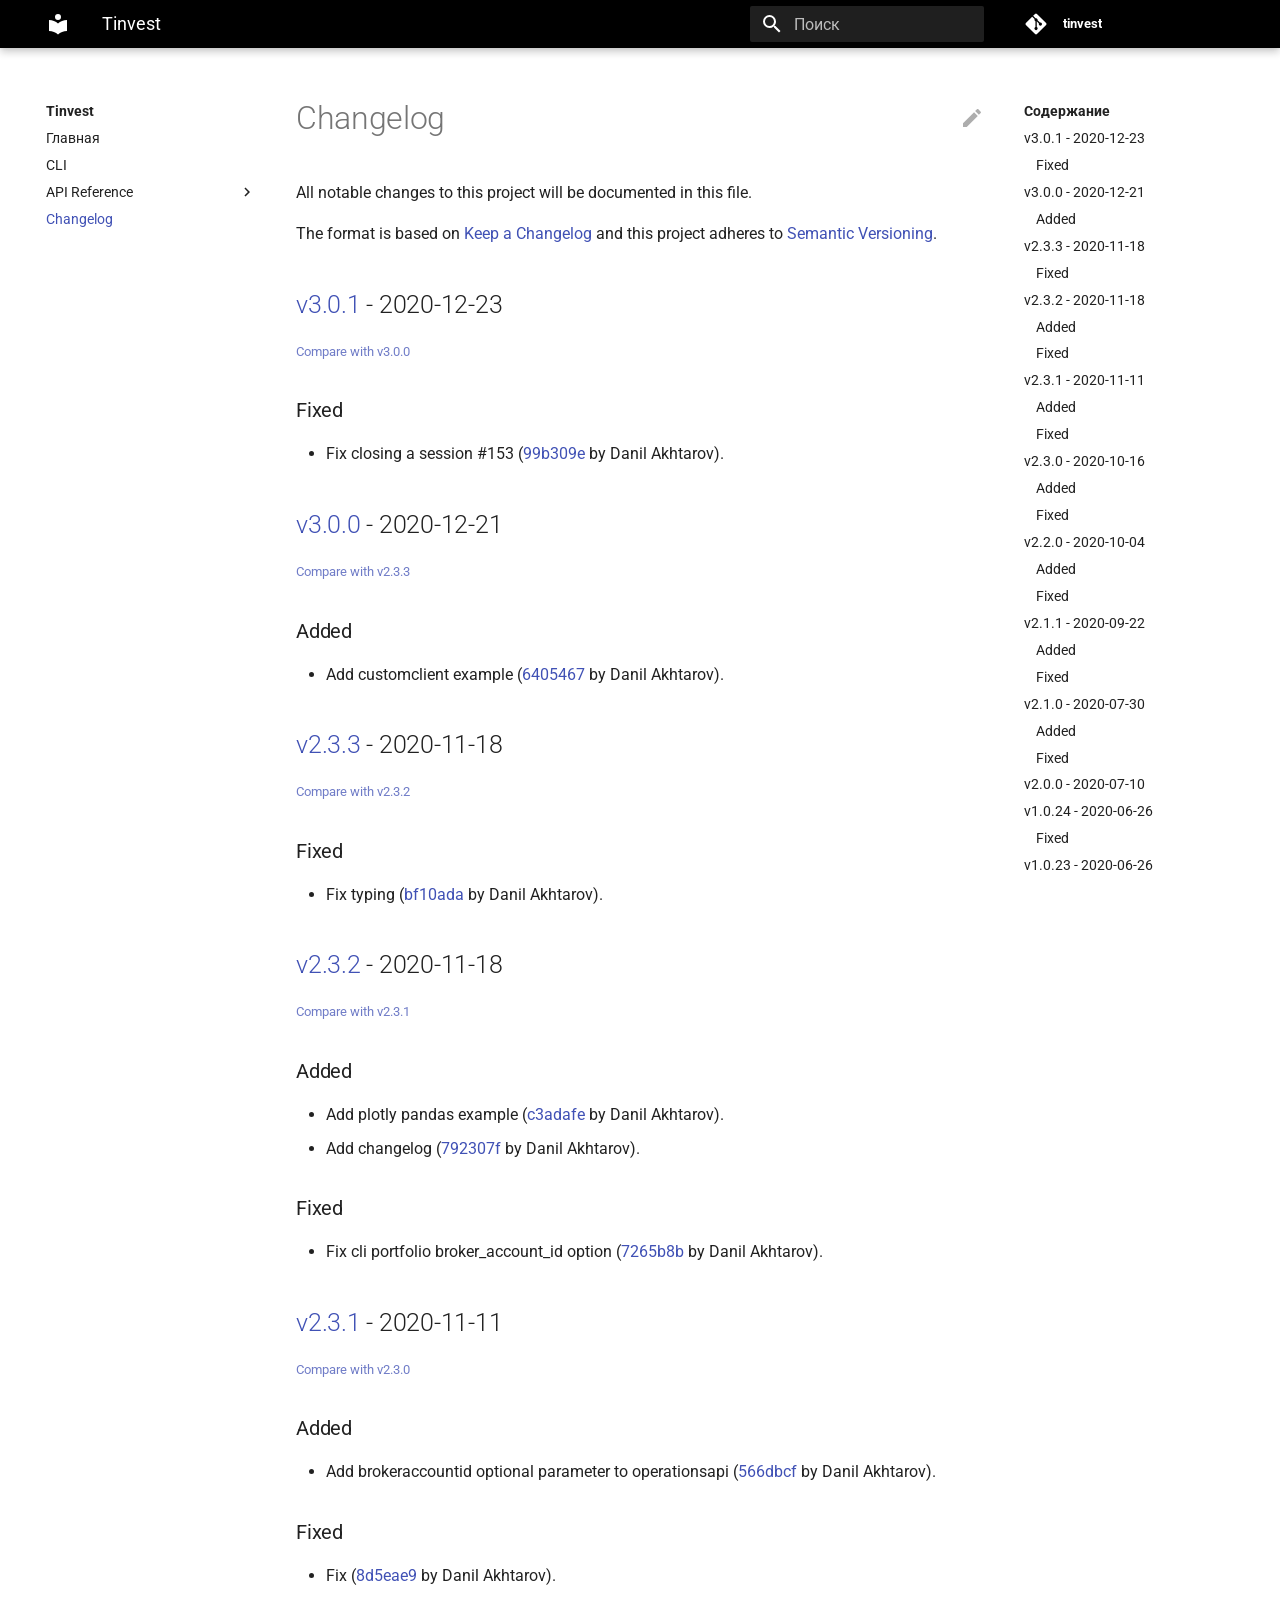
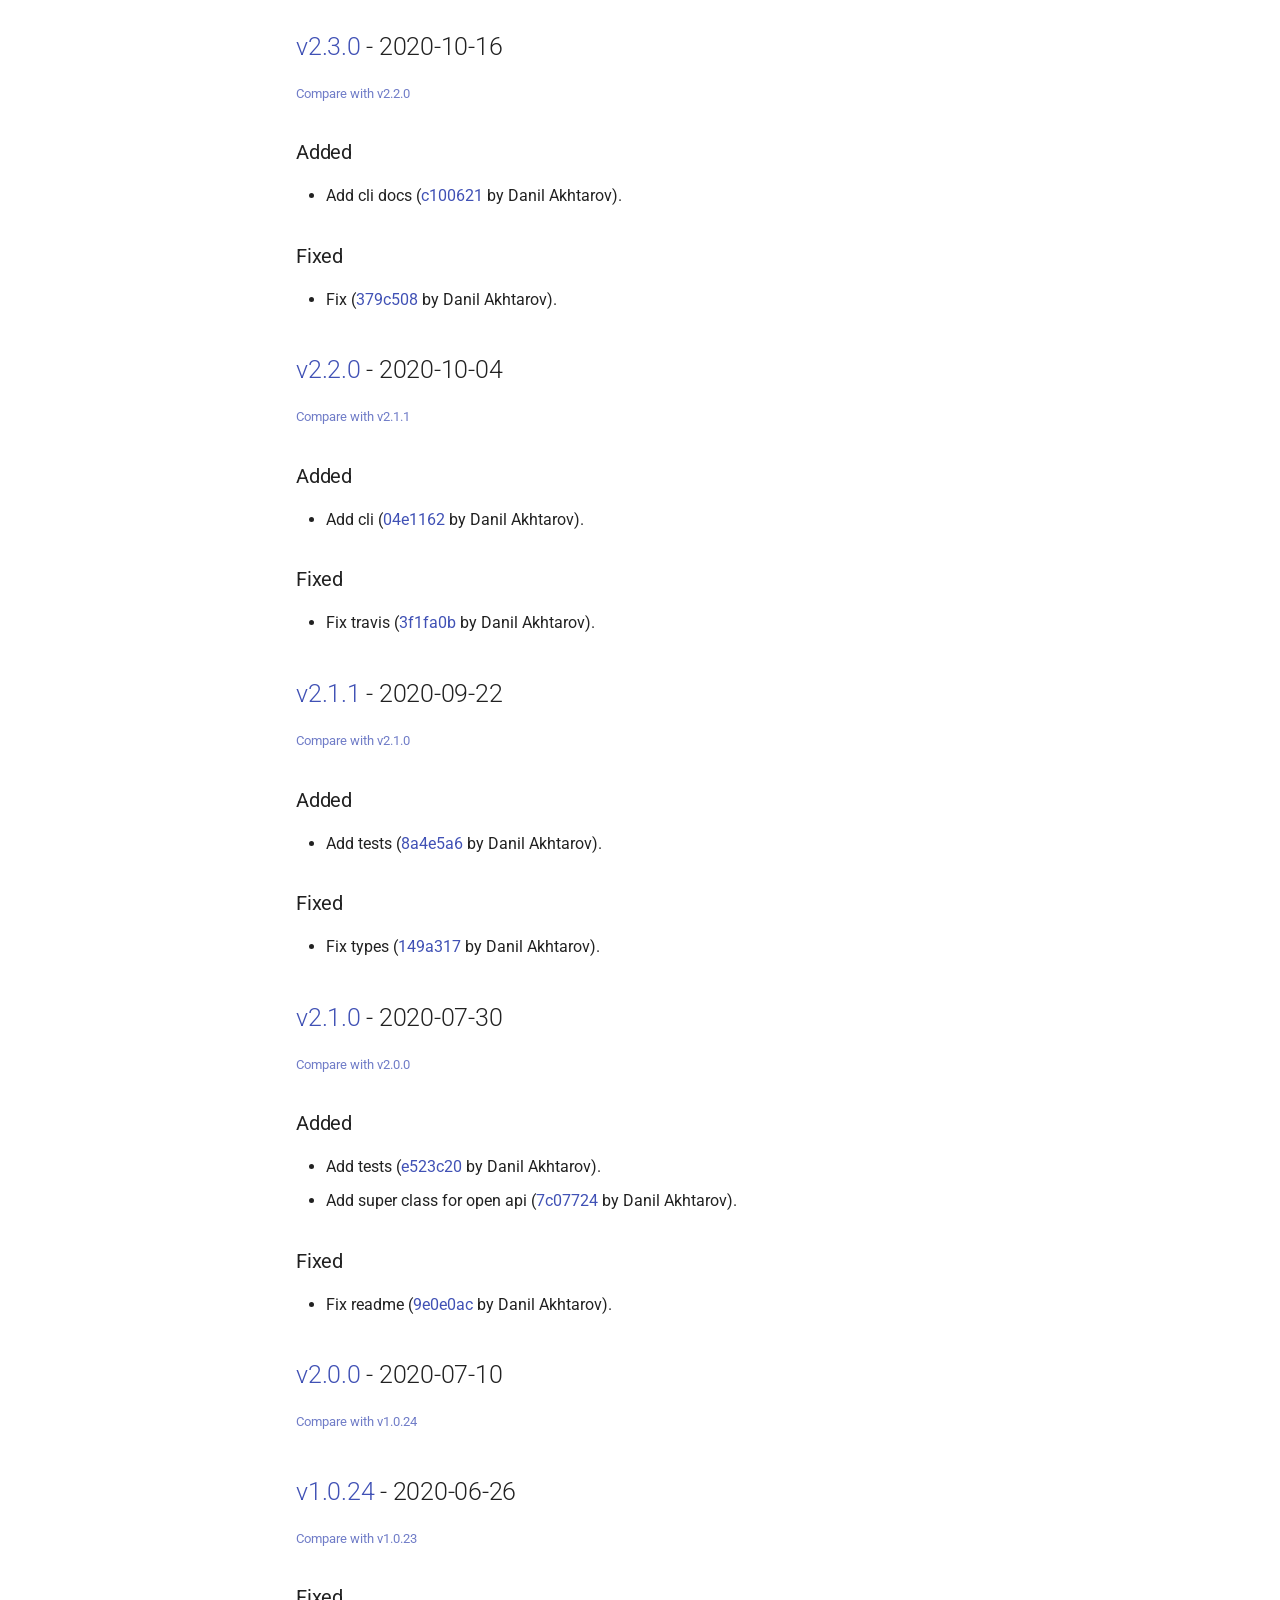
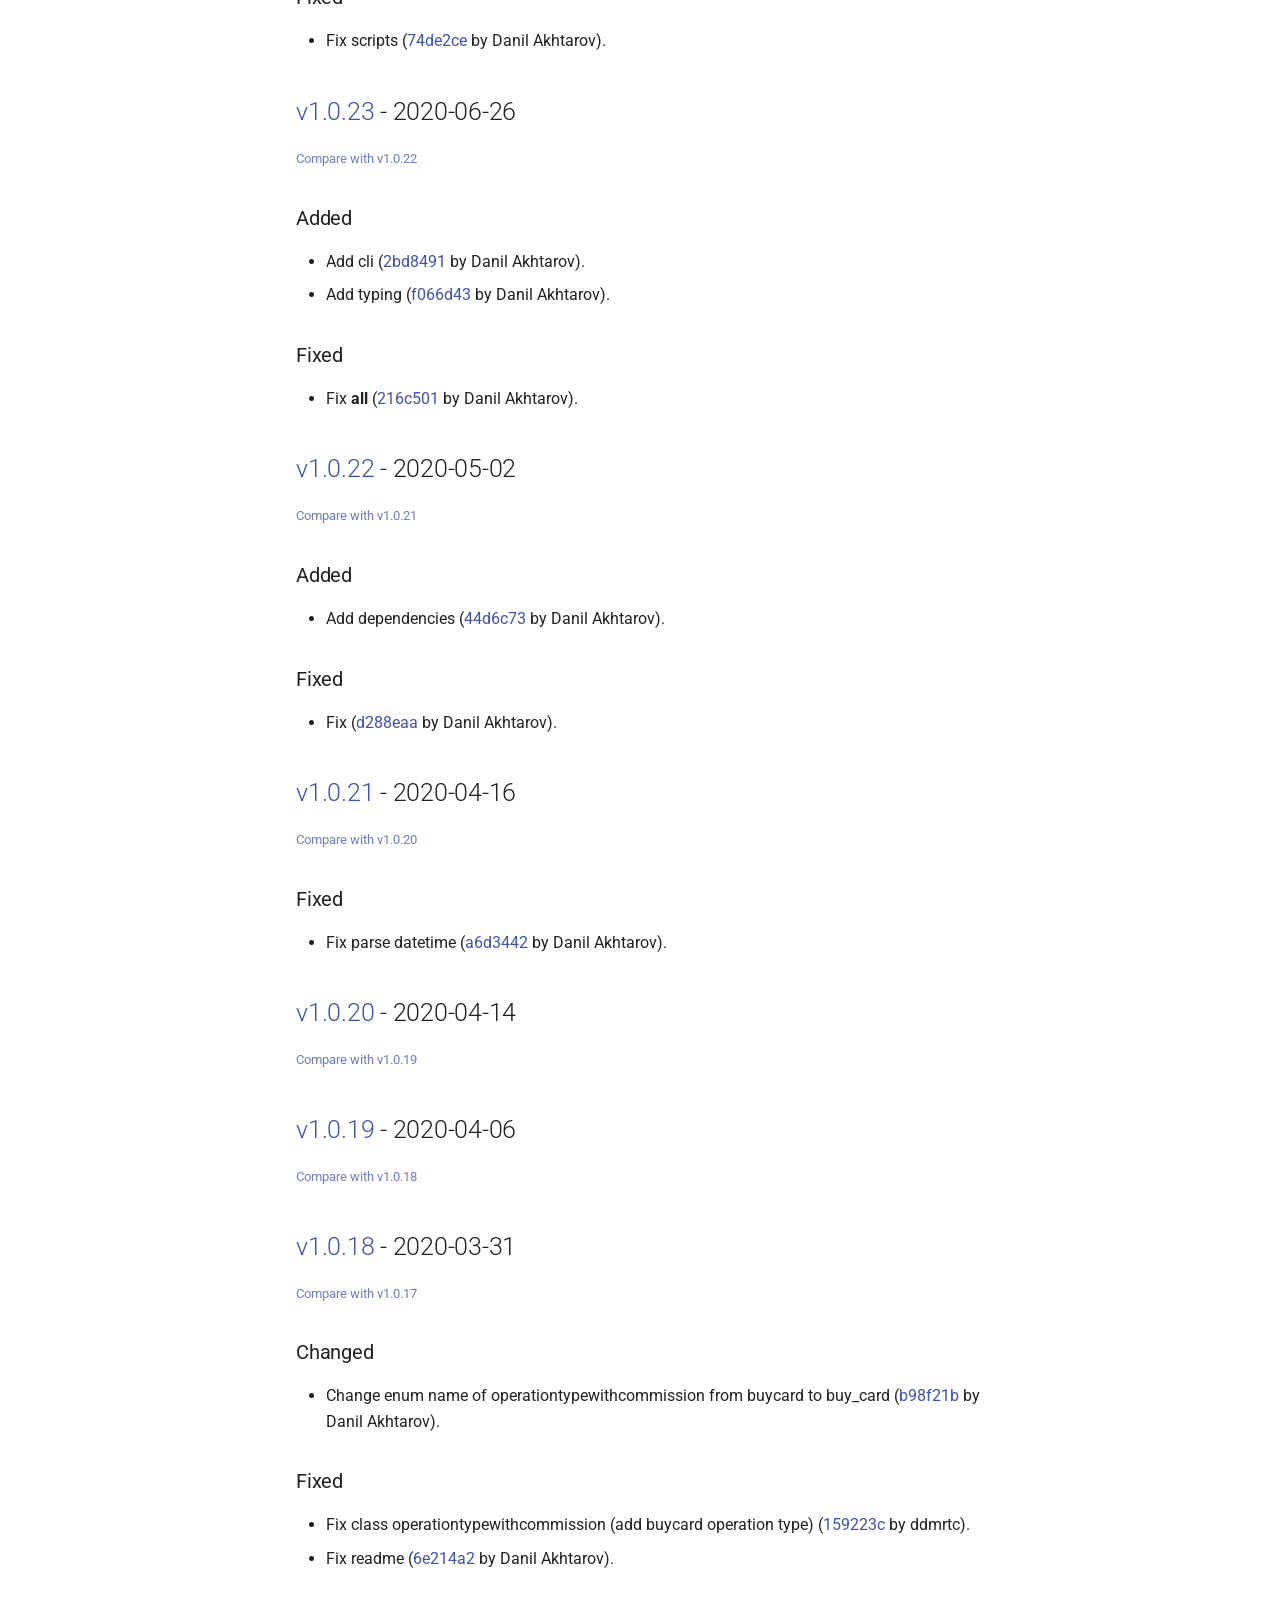
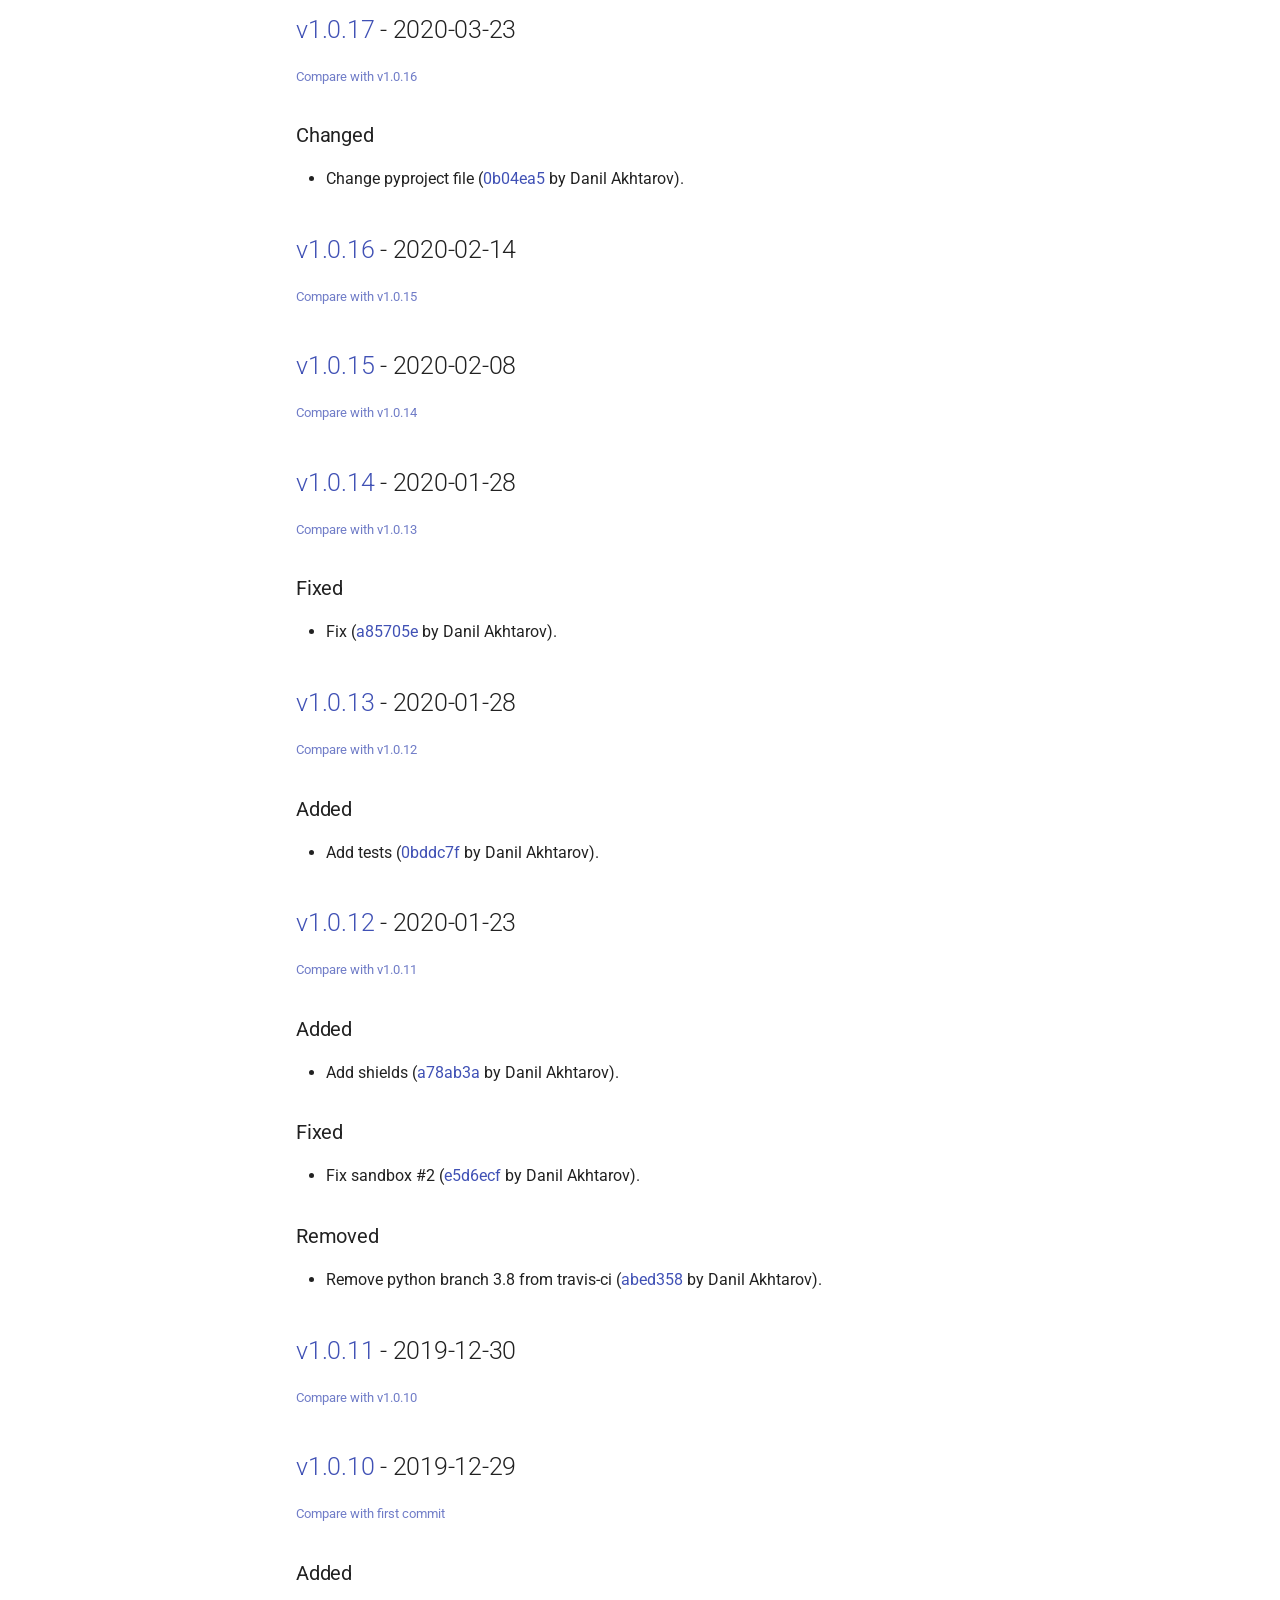
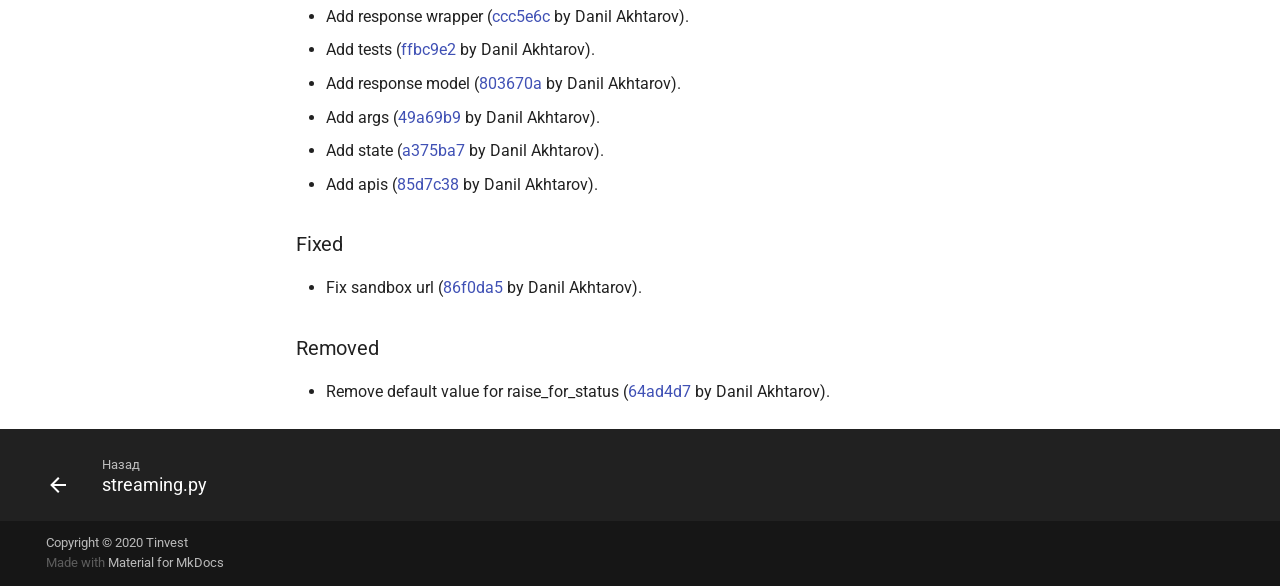
<file: CHANGELOG/index.html>
<!doctype html>
<html lang="ru" class="no-js">
  <head>
    
      <meta charset="utf-8">
      <meta name="viewport" content="width=device-width,initial-scale=1">
      
        <meta name="description" content="Данный проект представляет собой инструментарий на языке Python для работы с OpenAPI Тинькофф Инвестиции, который можно использовать для создания торговых роботов.">
      
      
      
      
        <link rel="canonical" href="https://daxartio.github.io/tinvest/CHANGELOG/">
      
      <link rel="shortcut icon" href="../assets/images/favicon.png">
      <meta name="generator" content="mkdocs-1.1.2, mkdocs-material-6.2.3">
    
    
      
        <title>Changelog - Tinvest</title>
      
    
    
      <link rel="stylesheet" href="../assets/stylesheets/main.3b61ea93.min.css">
      
        
        <link rel="stylesheet" href="../assets/stylesheets/palette.39b8e14a.min.css">
        
          
          
          <meta name="theme-color" content="#000000">
        
      
    
    
    
      
        
        <link rel="preconnect" href="https://fonts.gstatic.com" crossorigin>
        <link rel="stylesheet" href="https://fonts.googleapis.com/css?family=Roboto:300,400,400i,700%7CRoboto+Mono&display=fallback">
        <style>body,input{font-family:"Roboto",-apple-system,BlinkMacSystemFont,Helvetica,Arial,sans-serif}code,kbd,pre{font-family:"Roboto Mono",SFMono-Regular,Consolas,Menlo,monospace}</style>
      
    
    
    
      <link rel="stylesheet" href="../custom.css">
    
    
      
    
    
  </head>
  
  
    
    
    
    
    
    <body dir="ltr" data-md-color-scheme="" data-md-color-primary="black" data-md-color-accent="yellow">
      
  
    
    <input class="md-toggle" data-md-toggle="drawer" type="checkbox" id="__drawer" autocomplete="off">
    <input class="md-toggle" data-md-toggle="search" type="checkbox" id="__search" autocomplete="off">
    <label class="md-overlay" for="__drawer"></label>
    <div data-md-component="skip">
      
        
        <a href="#changelog" class="md-skip">
          Перейти к содержанию
        </a>
      
    </div>
    <div data-md-component="announce">
      
    </div>
    
      

<header class="md-header" data-md-component="header">
  <nav class="md-header-nav md-grid" aria-label="Header">
    <a href="https://daxartio.github.io/tinvest/" title="Tinvest" class="md-header-nav__button md-logo" aria-label="Tinvest">
      
  
  <svg xmlns="http://www.w3.org/2000/svg" viewBox="0 0 24 24"><path d="M12 8a3 3 0 003-3 3 3 0 00-3-3 3 3 0 00-3 3 3 3 0 003 3m0 3.54C9.64 9.35 6.5 8 3 8v11c3.5 0 6.64 1.35 9 3.54 2.36-2.19 5.5-3.54 9-3.54V8c-3.5 0-6.64 1.35-9 3.54z"/></svg>

    </a>
    <label class="md-header-nav__button md-icon" for="__drawer">
      <svg xmlns="http://www.w3.org/2000/svg" viewBox="0 0 24 24"><path d="M3 6h18v2H3V6m0 5h18v2H3v-2m0 5h18v2H3v-2z"/></svg>
    </label>
    <div class="md-header-nav__title" data-md-component="header-title">
      <div class="md-header-nav__ellipsis">
        <div class="md-header-nav__topic">
          <span class="md-ellipsis">
            Tinvest
          </span>
        </div>
        <div class="md-header-nav__topic">
          <span class="md-ellipsis">
            
              Changelog
            
          </span>
        </div>
      </div>
    </div>
    
      <label class="md-header-nav__button md-icon" for="__search">
        <svg xmlns="http://www.w3.org/2000/svg" viewBox="0 0 24 24"><path d="M9.5 3A6.5 6.5 0 0116 9.5c0 1.61-.59 3.09-1.56 4.23l.27.27h.79l5 5-1.5 1.5-5-5v-.79l-.27-.27A6.516 6.516 0 019.5 16 6.5 6.5 0 013 9.5 6.5 6.5 0 019.5 3m0 2C7 5 5 7 5 9.5S7 14 9.5 14 14 12 14 9.5 12 5 9.5 5z"/></svg>
      </label>
      
<div class="md-search" data-md-component="search" role="dialog">
  <label class="md-search__overlay" for="__search"></label>
  <div class="md-search__inner" role="search">
    <form class="md-search__form" name="search">
      <input type="text" class="md-search__input" name="query" aria-label="Поиск" placeholder="Поиск" autocapitalize="off" autocorrect="off" autocomplete="off" spellcheck="false" data-md-component="search-query" data-md-state="active" required>
      <label class="md-search__icon md-icon" for="__search">
        <svg xmlns="http://www.w3.org/2000/svg" viewBox="0 0 24 24"><path d="M9.5 3A6.5 6.5 0 0116 9.5c0 1.61-.59 3.09-1.56 4.23l.27.27h.79l5 5-1.5 1.5-5-5v-.79l-.27-.27A6.516 6.516 0 019.5 16 6.5 6.5 0 013 9.5 6.5 6.5 0 019.5 3m0 2C7 5 5 7 5 9.5S7 14 9.5 14 14 12 14 9.5 12 5 9.5 5z"/></svg>
        <svg xmlns="http://www.w3.org/2000/svg" viewBox="0 0 24 24"><path d="M20 11v2H8l5.5 5.5-1.42 1.42L4.16 12l7.92-7.92L13.5 5.5 8 11h12z"/></svg>
      </label>
      <button type="reset" class="md-search__icon md-icon" aria-label="Clear" data-md-component="search-reset" tabindex="-1">
        <svg xmlns="http://www.w3.org/2000/svg" viewBox="0 0 24 24"><path d="M19 6.41L17.59 5 12 10.59 6.41 5 5 6.41 10.59 12 5 17.59 6.41 19 12 13.41 17.59 19 19 17.59 13.41 12 19 6.41z"/></svg>
      </button>
    </form>
    <div class="md-search__output">
      <div class="md-search__scrollwrap" data-md-scrollfix>
        <div class="md-search-result" data-md-component="search-result">
          <div class="md-search-result__meta">
            Initializing search
          </div>
          <ol class="md-search-result__list"></ol>
        </div>
      </div>
    </div>
  </div>
</div>
    
    
      <div class="md-header-nav__source">
        
<a href="https://github.com/daxartio/tinvest/" title="Перейти к репозиторию" class="md-source">
  <div class="md-source__icon md-icon">
    
    <svg xmlns="http://www.w3.org/2000/svg" viewBox="0 0 448 512"><path d="M439.55 236.05L244 40.45a28.87 28.87 0 00-40.81 0l-40.66 40.63 51.52 51.52c27.06-9.14 52.68 16.77 43.39 43.68l49.66 49.66c34.23-11.8 61.18 31 35.47 56.69-26.49 26.49-70.21-2.87-56-37.34L240.22 199v121.85c25.3 12.54 22.26 41.85 9.08 55a34.34 34.34 0 01-48.55 0c-17.57-17.6-11.07-46.91 11.25-56v-123c-20.8-8.51-24.6-30.74-18.64-45L142.57 101 8.45 235.14a28.86 28.86 0 000 40.81l195.61 195.6a28.86 28.86 0 0040.8 0l194.69-194.69a28.86 28.86 0 000-40.81z"/></svg>
  </div>
  <div class="md-source__repository">
    tinvest
  </div>
</a>
      </div>
    
  </nav>
</header>
    
    <div class="md-container" data-md-component="container">
      
      
        
      
      <main class="md-main" data-md-component="main">
        <div class="md-main__inner md-grid">
          
            
              
              <div class="md-sidebar md-sidebar--primary" data-md-component="navigation" >
                <div class="md-sidebar__scrollwrap">
                  <div class="md-sidebar__inner">
                    




<nav class="md-nav md-nav--primary" aria-label="Navigation" data-md-level="0">
  <label class="md-nav__title" for="__drawer">
    <a href="https://daxartio.github.io/tinvest/" title="Tinvest" class="md-nav__button md-logo" aria-label="Tinvest">
      
  
  <svg xmlns="http://www.w3.org/2000/svg" viewBox="0 0 24 24"><path d="M12 8a3 3 0 003-3 3 3 0 00-3-3 3 3 0 00-3 3 3 3 0 003 3m0 3.54C9.64 9.35 6.5 8 3 8v11c3.5 0 6.64 1.35 9 3.54 2.36-2.19 5.5-3.54 9-3.54V8c-3.5 0-6.64 1.35-9 3.54z"/></svg>

    </a>
    Tinvest
  </label>
  
    <div class="md-nav__source">
      
<a href="https://github.com/daxartio/tinvest/" title="Перейти к репозиторию" class="md-source">
  <div class="md-source__icon md-icon">
    
    <svg xmlns="http://www.w3.org/2000/svg" viewBox="0 0 448 512"><path d="M439.55 236.05L244 40.45a28.87 28.87 0 00-40.81 0l-40.66 40.63 51.52 51.52c27.06-9.14 52.68 16.77 43.39 43.68l49.66 49.66c34.23-11.8 61.18 31 35.47 56.69-26.49 26.49-70.21-2.87-56-37.34L240.22 199v121.85c25.3 12.54 22.26 41.85 9.08 55a34.34 34.34 0 01-48.55 0c-17.57-17.6-11.07-46.91 11.25-56v-123c-20.8-8.51-24.6-30.74-18.64-45L142.57 101 8.45 235.14a28.86 28.86 0 000 40.81l195.61 195.6a28.86 28.86 0 0040.8 0l194.69-194.69a28.86 28.86 0 000-40.81z"/></svg>
  </div>
  <div class="md-source__repository">
    tinvest
  </div>
</a>
    </div>
  
  <ul class="md-nav__list" data-md-scrollfix>
    
      
      
      



  <li class="md-nav__item">
    <a href=".." class="md-nav__link">
      Главная
    </a>
  </li>

    
      
      
      



  <li class="md-nav__item">
    <a href="../cli/" class="md-nav__link">
      CLI
    </a>
  </li>

    
      
      
      



  
  <li class="md-nav__item md-nav__item--nested">
    
    
      <input class="md-nav__toggle md-toggle" data-md-toggle="nav-3" type="checkbox" id="nav-3" >
    
    <label class="md-nav__link" for="nav-3">
      API Reference
      <span class="md-nav__icon md-icon"></span>
    </label>
    <nav class="md-nav" aria-label="API Reference" data-md-level="1">
      <label class="md-nav__title" for="nav-3">
        <span class="md-nav__icon md-icon"></span>
        API Reference
      </label>
      <ul class="md-nav__list" data-md-scrollfix>
        
        
          
          
          



  <li class="md-nav__item">
    <a href="../tinvest/clients/" class="md-nav__link">
      clients.py
    </a>
  </li>

        
          
          
          



  <li class="md-nav__item">
    <a href="../tinvest/streaming/" class="md-nav__link">
      streaming.py
    </a>
  </li>

        
      </ul>
    </nav>
  </li>

    
      
      
      


  


  <li class="md-nav__item md-nav__item--active">
    
    <input class="md-nav__toggle md-toggle" data-md-toggle="toc" type="checkbox" id="__toc">
    
      
    
    
      <label class="md-nav__link md-nav__link--active" for="__toc">
        Changelog
        <span class="md-nav__icon md-icon"></span>
      </label>
    
    <a href="./" class="md-nav__link md-nav__link--active">
      Changelog
    </a>
    
      
<nav class="md-nav md-nav--secondary" aria-label="Содержание">
  
  
    
  
  
    <label class="md-nav__title" for="__toc">
      <span class="md-nav__icon md-icon"></span>
      Содержание
    </label>
    <ul class="md-nav__list" data-md-scrollfix>
      
        <li class="md-nav__item">
  <a href="#v301-2020-12-23" class="md-nav__link">
    v3.0.1 - 2020-12-23
  </a>
  
    <nav class="md-nav" aria-label="v3.0.1 - 2020-12-23">
      <ul class="md-nav__list">
        
          <li class="md-nav__item">
  <a href="#fixed" class="md-nav__link">
    Fixed
  </a>
  
</li>
        
      </ul>
    </nav>
  
</li>
      
        <li class="md-nav__item">
  <a href="#v300-2020-12-21" class="md-nav__link">
    v3.0.0 - 2020-12-21
  </a>
  
    <nav class="md-nav" aria-label="v3.0.0 - 2020-12-21">
      <ul class="md-nav__list">
        
          <li class="md-nav__item">
  <a href="#added" class="md-nav__link">
    Added
  </a>
  
</li>
        
      </ul>
    </nav>
  
</li>
      
        <li class="md-nav__item">
  <a href="#v233-2020-11-18" class="md-nav__link">
    v2.3.3 - 2020-11-18
  </a>
  
    <nav class="md-nav" aria-label="v2.3.3 - 2020-11-18">
      <ul class="md-nav__list">
        
          <li class="md-nav__item">
  <a href="#fixed_1" class="md-nav__link">
    Fixed
  </a>
  
</li>
        
      </ul>
    </nav>
  
</li>
      
        <li class="md-nav__item">
  <a href="#v232-2020-11-18" class="md-nav__link">
    v2.3.2 - 2020-11-18
  </a>
  
    <nav class="md-nav" aria-label="v2.3.2 - 2020-11-18">
      <ul class="md-nav__list">
        
          <li class="md-nav__item">
  <a href="#added_1" class="md-nav__link">
    Added
  </a>
  
</li>
        
          <li class="md-nav__item">
  <a href="#fixed_2" class="md-nav__link">
    Fixed
  </a>
  
</li>
        
      </ul>
    </nav>
  
</li>
      
        <li class="md-nav__item">
  <a href="#v231-2020-11-11" class="md-nav__link">
    v2.3.1 - 2020-11-11
  </a>
  
    <nav class="md-nav" aria-label="v2.3.1 - 2020-11-11">
      <ul class="md-nav__list">
        
          <li class="md-nav__item">
  <a href="#added_2" class="md-nav__link">
    Added
  </a>
  
</li>
        
          <li class="md-nav__item">
  <a href="#fixed_3" class="md-nav__link">
    Fixed
  </a>
  
</li>
        
      </ul>
    </nav>
  
</li>
      
        <li class="md-nav__item">
  <a href="#v230-2020-10-16" class="md-nav__link">
    v2.3.0 - 2020-10-16
  </a>
  
    <nav class="md-nav" aria-label="v2.3.0 - 2020-10-16">
      <ul class="md-nav__list">
        
          <li class="md-nav__item">
  <a href="#added_3" class="md-nav__link">
    Added
  </a>
  
</li>
        
          <li class="md-nav__item">
  <a href="#fixed_4" class="md-nav__link">
    Fixed
  </a>
  
</li>
        
      </ul>
    </nav>
  
</li>
      
        <li class="md-nav__item">
  <a href="#v220-2020-10-04" class="md-nav__link">
    v2.2.0 - 2020-10-04
  </a>
  
    <nav class="md-nav" aria-label="v2.2.0 - 2020-10-04">
      <ul class="md-nav__list">
        
          <li class="md-nav__item">
  <a href="#added_4" class="md-nav__link">
    Added
  </a>
  
</li>
        
          <li class="md-nav__item">
  <a href="#fixed_5" class="md-nav__link">
    Fixed
  </a>
  
</li>
        
      </ul>
    </nav>
  
</li>
      
        <li class="md-nav__item">
  <a href="#v211-2020-09-22" class="md-nav__link">
    v2.1.1 - 2020-09-22
  </a>
  
    <nav class="md-nav" aria-label="v2.1.1 - 2020-09-22">
      <ul class="md-nav__list">
        
          <li class="md-nav__item">
  <a href="#added_5" class="md-nav__link">
    Added
  </a>
  
</li>
        
          <li class="md-nav__item">
  <a href="#fixed_6" class="md-nav__link">
    Fixed
  </a>
  
</li>
        
      </ul>
    </nav>
  
</li>
      
        <li class="md-nav__item">
  <a href="#v210-2020-07-30" class="md-nav__link">
    v2.1.0 - 2020-07-30
  </a>
  
    <nav class="md-nav" aria-label="v2.1.0 - 2020-07-30">
      <ul class="md-nav__list">
        
          <li class="md-nav__item">
  <a href="#added_6" class="md-nav__link">
    Added
  </a>
  
</li>
        
          <li class="md-nav__item">
  <a href="#fixed_7" class="md-nav__link">
    Fixed
  </a>
  
</li>
        
      </ul>
    </nav>
  
</li>
      
        <li class="md-nav__item">
  <a href="#v200-2020-07-10" class="md-nav__link">
    v2.0.0 - 2020-07-10
  </a>
  
</li>
      
        <li class="md-nav__item">
  <a href="#v1024-2020-06-26" class="md-nav__link">
    v1.0.24 - 2020-06-26
  </a>
  
    <nav class="md-nav" aria-label="v1.0.24 - 2020-06-26">
      <ul class="md-nav__list">
        
          <li class="md-nav__item">
  <a href="#fixed_8" class="md-nav__link">
    Fixed
  </a>
  
</li>
        
      </ul>
    </nav>
  
</li>
      
        <li class="md-nav__item">
  <a href="#v1023-2020-06-26" class="md-nav__link">
    v1.0.23 - 2020-06-26
  </a>
  
    <nav class="md-nav" aria-label="v1.0.23 - 2020-06-26">
      <ul class="md-nav__list">
        
          <li class="md-nav__item">
  <a href="#added_7" class="md-nav__link">
    Added
  </a>
  
</li>
        
          <li class="md-nav__item">
  <a href="#fixed_9" class="md-nav__link">
    Fixed
  </a>
  
</li>
        
      </ul>
    </nav>
  
</li>
      
        <li class="md-nav__item">
  <a href="#v1022-2020-05-02" class="md-nav__link">
    v1.0.22 - 2020-05-02
  </a>
  
    <nav class="md-nav" aria-label="v1.0.22 - 2020-05-02">
      <ul class="md-nav__list">
        
          <li class="md-nav__item">
  <a href="#added_8" class="md-nav__link">
    Added
  </a>
  
</li>
        
          <li class="md-nav__item">
  <a href="#fixed_10" class="md-nav__link">
    Fixed
  </a>
  
</li>
        
      </ul>
    </nav>
  
</li>
      
        <li class="md-nav__item">
  <a href="#v1021-2020-04-16" class="md-nav__link">
    v1.0.21 - 2020-04-16
  </a>
  
    <nav class="md-nav" aria-label="v1.0.21 - 2020-04-16">
      <ul class="md-nav__list">
        
          <li class="md-nav__item">
  <a href="#fixed_11" class="md-nav__link">
    Fixed
  </a>
  
</li>
        
      </ul>
    </nav>
  
</li>
      
        <li class="md-nav__item">
  <a href="#v1020-2020-04-14" class="md-nav__link">
    v1.0.20 - 2020-04-14
  </a>
  
</li>
      
        <li class="md-nav__item">
  <a href="#v1019-2020-04-06" class="md-nav__link">
    v1.0.19 - 2020-04-06
  </a>
  
</li>
      
        <li class="md-nav__item">
  <a href="#v1018-2020-03-31" class="md-nav__link">
    v1.0.18 - 2020-03-31
  </a>
  
    <nav class="md-nav" aria-label="v1.0.18 - 2020-03-31">
      <ul class="md-nav__list">
        
          <li class="md-nav__item">
  <a href="#changed" class="md-nav__link">
    Changed
  </a>
  
</li>
        
          <li class="md-nav__item">
  <a href="#fixed_12" class="md-nav__link">
    Fixed
  </a>
  
</li>
        
      </ul>
    </nav>
  
</li>
      
        <li class="md-nav__item">
  <a href="#v1017-2020-03-23" class="md-nav__link">
    v1.0.17 - 2020-03-23
  </a>
  
    <nav class="md-nav" aria-label="v1.0.17 - 2020-03-23">
      <ul class="md-nav__list">
        
          <li class="md-nav__item">
  <a href="#changed_1" class="md-nav__link">
    Changed
  </a>
  
</li>
        
      </ul>
    </nav>
  
</li>
      
        <li class="md-nav__item">
  <a href="#v1016-2020-02-14" class="md-nav__link">
    v1.0.16 - 2020-02-14
  </a>
  
</li>
      
        <li class="md-nav__item">
  <a href="#v1015-2020-02-08" class="md-nav__link">
    v1.0.15 - 2020-02-08
  </a>
  
</li>
      
        <li class="md-nav__item">
  <a href="#v1014-2020-01-28" class="md-nav__link">
    v1.0.14 - 2020-01-28
  </a>
  
    <nav class="md-nav" aria-label="v1.0.14 - 2020-01-28">
      <ul class="md-nav__list">
        
          <li class="md-nav__item">
  <a href="#fixed_13" class="md-nav__link">
    Fixed
  </a>
  
</li>
        
      </ul>
    </nav>
  
</li>
      
        <li class="md-nav__item">
  <a href="#v1013-2020-01-28" class="md-nav__link">
    v1.0.13 - 2020-01-28
  </a>
  
    <nav class="md-nav" aria-label="v1.0.13 - 2020-01-28">
      <ul class="md-nav__list">
        
          <li class="md-nav__item">
  <a href="#added_9" class="md-nav__link">
    Added
  </a>
  
</li>
        
      </ul>
    </nav>
  
</li>
      
        <li class="md-nav__item">
  <a href="#v1012-2020-01-23" class="md-nav__link">
    v1.0.12 - 2020-01-23
  </a>
  
    <nav class="md-nav" aria-label="v1.0.12 - 2020-01-23">
      <ul class="md-nav__list">
        
          <li class="md-nav__item">
  <a href="#added_10" class="md-nav__link">
    Added
  </a>
  
</li>
        
          <li class="md-nav__item">
  <a href="#fixed_14" class="md-nav__link">
    Fixed
  </a>
  
</li>
        
          <li class="md-nav__item">
  <a href="#removed" class="md-nav__link">
    Removed
  </a>
  
</li>
        
      </ul>
    </nav>
  
</li>
      
        <li class="md-nav__item">
  <a href="#v1011-2019-12-30" class="md-nav__link">
    v1.0.11 - 2019-12-30
  </a>
  
</li>
      
        <li class="md-nav__item">
  <a href="#v1010-2019-12-29" class="md-nav__link">
    v1.0.10 - 2019-12-29
  </a>
  
    <nav class="md-nav" aria-label="v1.0.10 - 2019-12-29">
      <ul class="md-nav__list">
        
          <li class="md-nav__item">
  <a href="#added_11" class="md-nav__link">
    Added
  </a>
  
</li>
        
          <li class="md-nav__item">
  <a href="#fixed_15" class="md-nav__link">
    Fixed
  </a>
  
</li>
        
          <li class="md-nav__item">
  <a href="#removed_1" class="md-nav__link">
    Removed
  </a>
  
</li>
        
      </ul>
    </nav>
  
</li>
      
    </ul>
  
</nav>
    
  </li>

    
  </ul>
</nav>
                  </div>
                </div>
              </div>
            
            
              
              <div class="md-sidebar md-sidebar--secondary" data-md-component="toc" >
                <div class="md-sidebar__scrollwrap">
                  <div class="md-sidebar__inner">
                    
<nav class="md-nav md-nav--secondary" aria-label="Содержание">
  
  
    
  
  
    <label class="md-nav__title" for="__toc">
      <span class="md-nav__icon md-icon"></span>
      Содержание
    </label>
    <ul class="md-nav__list" data-md-scrollfix>
      
        <li class="md-nav__item">
  <a href="#v301-2020-12-23" class="md-nav__link">
    v3.0.1 - 2020-12-23
  </a>
  
    <nav class="md-nav" aria-label="v3.0.1 - 2020-12-23">
      <ul class="md-nav__list">
        
          <li class="md-nav__item">
  <a href="#fixed" class="md-nav__link">
    Fixed
  </a>
  
</li>
        
      </ul>
    </nav>
  
</li>
      
        <li class="md-nav__item">
  <a href="#v300-2020-12-21" class="md-nav__link">
    v3.0.0 - 2020-12-21
  </a>
  
    <nav class="md-nav" aria-label="v3.0.0 - 2020-12-21">
      <ul class="md-nav__list">
        
          <li class="md-nav__item">
  <a href="#added" class="md-nav__link">
    Added
  </a>
  
</li>
        
      </ul>
    </nav>
  
</li>
      
        <li class="md-nav__item">
  <a href="#v233-2020-11-18" class="md-nav__link">
    v2.3.3 - 2020-11-18
  </a>
  
    <nav class="md-nav" aria-label="v2.3.3 - 2020-11-18">
      <ul class="md-nav__list">
        
          <li class="md-nav__item">
  <a href="#fixed_1" class="md-nav__link">
    Fixed
  </a>
  
</li>
        
      </ul>
    </nav>
  
</li>
      
        <li class="md-nav__item">
  <a href="#v232-2020-11-18" class="md-nav__link">
    v2.3.2 - 2020-11-18
  </a>
  
    <nav class="md-nav" aria-label="v2.3.2 - 2020-11-18">
      <ul class="md-nav__list">
        
          <li class="md-nav__item">
  <a href="#added_1" class="md-nav__link">
    Added
  </a>
  
</li>
        
          <li class="md-nav__item">
  <a href="#fixed_2" class="md-nav__link">
    Fixed
  </a>
  
</li>
        
      </ul>
    </nav>
  
</li>
      
        <li class="md-nav__item">
  <a href="#v231-2020-11-11" class="md-nav__link">
    v2.3.1 - 2020-11-11
  </a>
  
    <nav class="md-nav" aria-label="v2.3.1 - 2020-11-11">
      <ul class="md-nav__list">
        
          <li class="md-nav__item">
  <a href="#added_2" class="md-nav__link">
    Added
  </a>
  
</li>
        
          <li class="md-nav__item">
  <a href="#fixed_3" class="md-nav__link">
    Fixed
  </a>
  
</li>
        
      </ul>
    </nav>
  
</li>
      
        <li class="md-nav__item">
  <a href="#v230-2020-10-16" class="md-nav__link">
    v2.3.0 - 2020-10-16
  </a>
  
    <nav class="md-nav" aria-label="v2.3.0 - 2020-10-16">
      <ul class="md-nav__list">
        
          <li class="md-nav__item">
  <a href="#added_3" class="md-nav__link">
    Added
  </a>
  
</li>
        
          <li class="md-nav__item">
  <a href="#fixed_4" class="md-nav__link">
    Fixed
  </a>
  
</li>
        
      </ul>
    </nav>
  
</li>
      
        <li class="md-nav__item">
  <a href="#v220-2020-10-04" class="md-nav__link">
    v2.2.0 - 2020-10-04
  </a>
  
    <nav class="md-nav" aria-label="v2.2.0 - 2020-10-04">
      <ul class="md-nav__list">
        
          <li class="md-nav__item">
  <a href="#added_4" class="md-nav__link">
    Added
  </a>
  
</li>
        
          <li class="md-nav__item">
  <a href="#fixed_5" class="md-nav__link">
    Fixed
  </a>
  
</li>
        
      </ul>
    </nav>
  
</li>
      
        <li class="md-nav__item">
  <a href="#v211-2020-09-22" class="md-nav__link">
    v2.1.1 - 2020-09-22
  </a>
  
    <nav class="md-nav" aria-label="v2.1.1 - 2020-09-22">
      <ul class="md-nav__list">
        
          <li class="md-nav__item">
  <a href="#added_5" class="md-nav__link">
    Added
  </a>
  
</li>
        
          <li class="md-nav__item">
  <a href="#fixed_6" class="md-nav__link">
    Fixed
  </a>
  
</li>
        
      </ul>
    </nav>
  
</li>
      
        <li class="md-nav__item">
  <a href="#v210-2020-07-30" class="md-nav__link">
    v2.1.0 - 2020-07-30
  </a>
  
    <nav class="md-nav" aria-label="v2.1.0 - 2020-07-30">
      <ul class="md-nav__list">
        
          <li class="md-nav__item">
  <a href="#added_6" class="md-nav__link">
    Added
  </a>
  
</li>
        
          <li class="md-nav__item">
  <a href="#fixed_7" class="md-nav__link">
    Fixed
  </a>
  
</li>
        
      </ul>
    </nav>
  
</li>
      
        <li class="md-nav__item">
  <a href="#v200-2020-07-10" class="md-nav__link">
    v2.0.0 - 2020-07-10
  </a>
  
</li>
      
        <li class="md-nav__item">
  <a href="#v1024-2020-06-26" class="md-nav__link">
    v1.0.24 - 2020-06-26
  </a>
  
    <nav class="md-nav" aria-label="v1.0.24 - 2020-06-26">
      <ul class="md-nav__list">
        
          <li class="md-nav__item">
  <a href="#fixed_8" class="md-nav__link">
    Fixed
  </a>
  
</li>
        
      </ul>
    </nav>
  
</li>
      
        <li class="md-nav__item">
  <a href="#v1023-2020-06-26" class="md-nav__link">
    v1.0.23 - 2020-06-26
  </a>
  
    <nav class="md-nav" aria-label="v1.0.23 - 2020-06-26">
      <ul class="md-nav__list">
        
          <li class="md-nav__item">
  <a href="#added_7" class="md-nav__link">
    Added
  </a>
  
</li>
        
          <li class="md-nav__item">
  <a href="#fixed_9" class="md-nav__link">
    Fixed
  </a>
  
</li>
        
      </ul>
    </nav>
  
</li>
      
        <li class="md-nav__item">
  <a href="#v1022-2020-05-02" class="md-nav__link">
    v1.0.22 - 2020-05-02
  </a>
  
    <nav class="md-nav" aria-label="v1.0.22 - 2020-05-02">
      <ul class="md-nav__list">
        
          <li class="md-nav__item">
  <a href="#added_8" class="md-nav__link">
    Added
  </a>
  
</li>
        
          <li class="md-nav__item">
  <a href="#fixed_10" class="md-nav__link">
    Fixed
  </a>
  
</li>
        
      </ul>
    </nav>
  
</li>
      
        <li class="md-nav__item">
  <a href="#v1021-2020-04-16" class="md-nav__link">
    v1.0.21 - 2020-04-16
  </a>
  
    <nav class="md-nav" aria-label="v1.0.21 - 2020-04-16">
      <ul class="md-nav__list">
        
          <li class="md-nav__item">
  <a href="#fixed_11" class="md-nav__link">
    Fixed
  </a>
  
</li>
        
      </ul>
    </nav>
  
</li>
      
        <li class="md-nav__item">
  <a href="#v1020-2020-04-14" class="md-nav__link">
    v1.0.20 - 2020-04-14
  </a>
  
</li>
      
        <li class="md-nav__item">
  <a href="#v1019-2020-04-06" class="md-nav__link">
    v1.0.19 - 2020-04-06
  </a>
  
</li>
      
        <li class="md-nav__item">
  <a href="#v1018-2020-03-31" class="md-nav__link">
    v1.0.18 - 2020-03-31
  </a>
  
    <nav class="md-nav" aria-label="v1.0.18 - 2020-03-31">
      <ul class="md-nav__list">
        
          <li class="md-nav__item">
  <a href="#changed" class="md-nav__link">
    Changed
  </a>
  
</li>
        
          <li class="md-nav__item">
  <a href="#fixed_12" class="md-nav__link">
    Fixed
  </a>
  
</li>
        
      </ul>
    </nav>
  
</li>
      
        <li class="md-nav__item">
  <a href="#v1017-2020-03-23" class="md-nav__link">
    v1.0.17 - 2020-03-23
  </a>
  
    <nav class="md-nav" aria-label="v1.0.17 - 2020-03-23">
      <ul class="md-nav__list">
        
          <li class="md-nav__item">
  <a href="#changed_1" class="md-nav__link">
    Changed
  </a>
  
</li>
        
      </ul>
    </nav>
  
</li>
      
        <li class="md-nav__item">
  <a href="#v1016-2020-02-14" class="md-nav__link">
    v1.0.16 - 2020-02-14
  </a>
  
</li>
      
        <li class="md-nav__item">
  <a href="#v1015-2020-02-08" class="md-nav__link">
    v1.0.15 - 2020-02-08
  </a>
  
</li>
      
        <li class="md-nav__item">
  <a href="#v1014-2020-01-28" class="md-nav__link">
    v1.0.14 - 2020-01-28
  </a>
  
    <nav class="md-nav" aria-label="v1.0.14 - 2020-01-28">
      <ul class="md-nav__list">
        
          <li class="md-nav__item">
  <a href="#fixed_13" class="md-nav__link">
    Fixed
  </a>
  
</li>
        
      </ul>
    </nav>
  
</li>
      
        <li class="md-nav__item">
  <a href="#v1013-2020-01-28" class="md-nav__link">
    v1.0.13 - 2020-01-28
  </a>
  
    <nav class="md-nav" aria-label="v1.0.13 - 2020-01-28">
      <ul class="md-nav__list">
        
          <li class="md-nav__item">
  <a href="#added_9" class="md-nav__link">
    Added
  </a>
  
</li>
        
      </ul>
    </nav>
  
</li>
      
        <li class="md-nav__item">
  <a href="#v1012-2020-01-23" class="md-nav__link">
    v1.0.12 - 2020-01-23
  </a>
  
    <nav class="md-nav" aria-label="v1.0.12 - 2020-01-23">
      <ul class="md-nav__list">
        
          <li class="md-nav__item">
  <a href="#added_10" class="md-nav__link">
    Added
  </a>
  
</li>
        
          <li class="md-nav__item">
  <a href="#fixed_14" class="md-nav__link">
    Fixed
  </a>
  
</li>
        
          <li class="md-nav__item">
  <a href="#removed" class="md-nav__link">
    Removed
  </a>
  
</li>
        
      </ul>
    </nav>
  
</li>
      
        <li class="md-nav__item">
  <a href="#v1011-2019-12-30" class="md-nav__link">
    v1.0.11 - 2019-12-30
  </a>
  
</li>
      
        <li class="md-nav__item">
  <a href="#v1010-2019-12-29" class="md-nav__link">
    v1.0.10 - 2019-12-29
  </a>
  
    <nav class="md-nav" aria-label="v1.0.10 - 2019-12-29">
      <ul class="md-nav__list">
        
          <li class="md-nav__item">
  <a href="#added_11" class="md-nav__link">
    Added
  </a>
  
</li>
        
          <li class="md-nav__item">
  <a href="#fixed_15" class="md-nav__link">
    Fixed
  </a>
  
</li>
        
          <li class="md-nav__item">
  <a href="#removed_1" class="md-nav__link">
    Removed
  </a>
  
</li>
        
      </ul>
    </nav>
  
</li>
      
    </ul>
  
</nav>
                  </div>
                </div>
              </div>
            
          
          <div class="md-content">
            <article class="md-content__inner md-typeset">
              
                
                  <a href="https://github.com/daxartio/tinvest/edit/master/docs/CHANGELOG.md" title="Редактировать страницу" class="md-content__button md-icon">
                    <svg xmlns="http://www.w3.org/2000/svg" viewBox="0 0 24 24"><path d="M20.71 7.04c.39-.39.39-1.04 0-1.41l-2.34-2.34c-.37-.39-1.02-.39-1.41 0l-1.84 1.83 3.75 3.75M3 17.25V21h3.75L17.81 9.93l-3.75-3.75L3 17.25z"/></svg>
                  </a>
                
                
                <h1 id="changelog">Changelog</h1>
<p>All notable changes to this project will be documented in this file.</p>
<p>The format is based on <a href="http://keepachangelog.com/en/1.0.0/">Keep a Changelog</a>
and this project adheres to <a href="http://semver.org/spec/v2.0.0.html">Semantic Versioning</a>.</p>
<h2 id="v301-2020-12-23"><a href="https://github.com/daxartio/tinvest/releases/tag/v3.0.1">v3.0.1</a> - 2020-12-23</h2>
<p><small><a href="https://github.com/daxartio/tinvest/compare/v3.0.0...v3.0.1">Compare with v3.0.0</a></small></p>
<h3 id="fixed">Fixed</h3>
<ul>
<li>Fix closing a session #153 (<a href="https://github.com/daxartio/tinvest/commit/99b309eb220459f42113e77662abcfb1d4b2f42d">99b309e</a> by Danil Akhtarov).</li>
</ul>
<h2 id="v300-2020-12-21"><a href="https://github.com/daxartio/tinvest/releases/tag/v3.0.0">v3.0.0</a> - 2020-12-21</h2>
<p><small><a href="https://github.com/daxartio/tinvest/compare/v2.3.3...v3.0.0">Compare with v2.3.3</a></small></p>
<h3 id="added">Added</h3>
<ul>
<li>Add customclient example (<a href="https://github.com/daxartio/tinvest/commit/64054674c7fd05e980cdbb36d9f35f9cab1df0ee">6405467</a> by Danil Akhtarov).</li>
</ul>
<h2 id="v233-2020-11-18"><a href="https://github.com/daxartio/tinvest/releases/tag/v2.3.3">v2.3.3</a> - 2020-11-18</h2>
<p><small><a href="https://github.com/daxartio/tinvest/compare/v2.3.2...v2.3.3">Compare with v2.3.2</a></small></p>
<h3 id="fixed_1">Fixed</h3>
<ul>
<li>Fix typing (<a href="https://github.com/daxartio/tinvest/commit/bf10adae05347e8f15b07a673046517e85f243d4">bf10ada</a> by Danil Akhtarov).</li>
</ul>
<h2 id="v232-2020-11-18"><a href="https://github.com/daxartio/tinvest/releases/tag/v2.3.2">v2.3.2</a> - 2020-11-18</h2>
<p><small><a href="https://github.com/daxartio/tinvest/compare/v2.3.1...v2.3.2">Compare with v2.3.1</a></small></p>
<h3 id="added_1">Added</h3>
<ul>
<li>Add plotly pandas example (<a href="https://github.com/daxartio/tinvest/commit/c3adafec52451c9d53c64ba0f1554b999409ef88">c3adafe</a> by Danil Akhtarov).</li>
<li>Add changelog (<a href="https://github.com/daxartio/tinvest/commit/792307f36ee280431cabb4a78ce19fc9363552b1">792307f</a> by Danil Akhtarov).</li>
</ul>
<h3 id="fixed_2">Fixed</h3>
<ul>
<li>Fix cli portfolio broker_account_id option (<a href="https://github.com/daxartio/tinvest/commit/7265b8b00378682e301b3c2794efc1ed9727477f">7265b8b</a> by Danil Akhtarov).</li>
</ul>
<h2 id="v231-2020-11-11"><a href="https://github.com/daxartio/tinvest/releases/tag/v2.3.1">v2.3.1</a> - 2020-11-11</h2>
<p><small><a href="https://github.com/daxartio/tinvest/compare/v2.3.0...v2.3.1">Compare with v2.3.0</a></small></p>
<h3 id="added_2">Added</h3>
<ul>
<li>Add brokeraccountid optional parameter to operationsapi (<a href="https://github.com/daxartio/tinvest/commit/566dbcf6681068be3dd9817e5584c4b708891c9e">566dbcf</a> by Danil Akhtarov).</li>
</ul>
<h3 id="fixed_3">Fixed</h3>
<ul>
<li>Fix (<a href="https://github.com/daxartio/tinvest/commit/8d5eae9bd6fcad9b8b5b01ea3009aff19217528d">8d5eae9</a> by Danil Akhtarov).</li>
</ul>
<h2 id="v230-2020-10-16"><a href="https://github.com/daxartio/tinvest/releases/tag/v2.3.0">v2.3.0</a> - 2020-10-16</h2>
<p><small><a href="https://github.com/daxartio/tinvest/compare/v2.2.0...v2.3.0">Compare with v2.2.0</a></small></p>
<h3 id="added_3">Added</h3>
<ul>
<li>Add cli docs (<a href="https://github.com/daxartio/tinvest/commit/c100621d4b05d0020ad4c843dcb8dc25971b894f">c100621</a> by Danil Akhtarov).</li>
</ul>
<h3 id="fixed_4">Fixed</h3>
<ul>
<li>Fix (<a href="https://github.com/daxartio/tinvest/commit/379c508a386c6ac691851c83a252abb6c8519086">379c508</a> by Danil Akhtarov).</li>
</ul>
<h2 id="v220-2020-10-04"><a href="https://github.com/daxartio/tinvest/releases/tag/v2.2.0">v2.2.0</a> - 2020-10-04</h2>
<p><small><a href="https://github.com/daxartio/tinvest/compare/v2.1.1...v2.2.0">Compare with v2.1.1</a></small></p>
<h3 id="added_4">Added</h3>
<ul>
<li>Add cli (<a href="https://github.com/daxartio/tinvest/commit/04e11621531946663c2759fc69372139dd05400a">04e1162</a> by Danil Akhtarov).</li>
</ul>
<h3 id="fixed_5">Fixed</h3>
<ul>
<li>Fix travis (<a href="https://github.com/daxartio/tinvest/commit/3f1fa0b400fe709e8b3a4b26079186305cf4f70a">3f1fa0b</a> by Danil Akhtarov).</li>
</ul>
<h2 id="v211-2020-09-22"><a href="https://github.com/daxartio/tinvest/releases/tag/v2.1.1">v2.1.1</a> - 2020-09-22</h2>
<p><small><a href="https://github.com/daxartio/tinvest/compare/v2.1.0...v2.1.1">Compare with v2.1.0</a></small></p>
<h3 id="added_5">Added</h3>
<ul>
<li>Add tests (<a href="https://github.com/daxartio/tinvest/commit/8a4e5a6b6baddf0787d195483784e771b91eba0a">8a4e5a6</a> by Danil Akhtarov).</li>
</ul>
<h3 id="fixed_6">Fixed</h3>
<ul>
<li>Fix types (<a href="https://github.com/daxartio/tinvest/commit/149a317e538313d56c0d491e4495c6dd15c5a560">149a317</a> by Danil Akhtarov).</li>
</ul>
<h2 id="v210-2020-07-30"><a href="https://github.com/daxartio/tinvest/releases/tag/v2.1.0">v2.1.0</a> - 2020-07-30</h2>
<p><small><a href="https://github.com/daxartio/tinvest/compare/v2.0.0...v2.1.0">Compare with v2.0.0</a></small></p>
<h3 id="added_6">Added</h3>
<ul>
<li>Add tests (<a href="https://github.com/daxartio/tinvest/commit/e523c200c020e63e0d3880c3b23871f4aa843d12">e523c20</a> by Danil Akhtarov).</li>
<li>Add super class for open api (<a href="https://github.com/daxartio/tinvest/commit/7c07724095d02290e9734b783a0c88a2f81c9f87">7c07724</a> by Danil Akhtarov).</li>
</ul>
<h3 id="fixed_7">Fixed</h3>
<ul>
<li>Fix readme (<a href="https://github.com/daxartio/tinvest/commit/9e0e0ac602d3fd2722dd0e3641cffddd15c19db4">9e0e0ac</a> by Danil Akhtarov).</li>
</ul>
<h2 id="v200-2020-07-10"><a href="https://github.com/daxartio/tinvest/releases/tag/v2.0.0">v2.0.0</a> - 2020-07-10</h2>
<p><small><a href="https://github.com/daxartio/tinvest/compare/v1.0.24...v2.0.0">Compare with v1.0.24</a></small></p>
<h2 id="v1024-2020-06-26"><a href="https://github.com/daxartio/tinvest/releases/tag/v1.0.24">v1.0.24</a> - 2020-06-26</h2>
<p><small><a href="https://github.com/daxartio/tinvest/compare/v1.0.23...v1.0.24">Compare with v1.0.23</a></small></p>
<h3 id="fixed_8">Fixed</h3>
<ul>
<li>Fix scripts (<a href="https://github.com/daxartio/tinvest/commit/74de2ceed099849b7a66b030211f1667299b0cb4">74de2ce</a> by Danil Akhtarov).</li>
</ul>
<h2 id="v1023-2020-06-26"><a href="https://github.com/daxartio/tinvest/releases/tag/v1.0.23">v1.0.23</a> - 2020-06-26</h2>
<p><small><a href="https://github.com/daxartio/tinvest/compare/v1.0.22...v1.0.23">Compare with v1.0.22</a></small></p>
<h3 id="added_7">Added</h3>
<ul>
<li>Add cli (<a href="https://github.com/daxartio/tinvest/commit/2bd84918c0d411e893ffeb5fb132c28bf9dc75d5">2bd8491</a> by Danil Akhtarov).</li>
<li>Add typing (<a href="https://github.com/daxartio/tinvest/commit/f066d4308f7a92d81f8b9cce0f663a5bd30fe833">f066d43</a> by Danil Akhtarov).</li>
</ul>
<h3 id="fixed_9">Fixed</h3>
<ul>
<li>Fix <strong>all</strong> (<a href="https://github.com/daxartio/tinvest/commit/216c501fb077ab30d5f0ac8173960472e96f4dec">216c501</a> by Danil Akhtarov).</li>
</ul>
<h2 id="v1022-2020-05-02"><a href="https://github.com/daxartio/tinvest/releases/tag/v1.0.22">v1.0.22</a> - 2020-05-02</h2>
<p><small><a href="https://github.com/daxartio/tinvest/compare/v1.0.21...v1.0.22">Compare with v1.0.21</a></small></p>
<h3 id="added_8">Added</h3>
<ul>
<li>Add dependencies (<a href="https://github.com/daxartio/tinvest/commit/44d6c73b754b294bfec648c7d9a6b1f05cc88ce6">44d6c73</a> by Danil Akhtarov).</li>
</ul>
<h3 id="fixed_10">Fixed</h3>
<ul>
<li>Fix (<a href="https://github.com/daxartio/tinvest/commit/d288eaae371e46021d4c36345dd61ab77063457d">d288eaa</a> by Danil Akhtarov).</li>
</ul>
<h2 id="v1021-2020-04-16"><a href="https://github.com/daxartio/tinvest/releases/tag/v1.0.21">v1.0.21</a> - 2020-04-16</h2>
<p><small><a href="https://github.com/daxartio/tinvest/compare/v1.0.20...v1.0.21">Compare with v1.0.20</a></small></p>
<h3 id="fixed_11">Fixed</h3>
<ul>
<li>Fix parse datetime (<a href="https://github.com/daxartio/tinvest/commit/a6d344240d309cc480b846261ae0ede7b74e0e48">a6d3442</a> by Danil Akhtarov).</li>
</ul>
<h2 id="v1020-2020-04-14"><a href="https://github.com/daxartio/tinvest/releases/tag/v1.0.20">v1.0.20</a> - 2020-04-14</h2>
<p><small><a href="https://github.com/daxartio/tinvest/compare/v1.0.19...v1.0.20">Compare with v1.0.19</a></small></p>
<h2 id="v1019-2020-04-06"><a href="https://github.com/daxartio/tinvest/releases/tag/v1.0.19">v1.0.19</a> - 2020-04-06</h2>
<p><small><a href="https://github.com/daxartio/tinvest/compare/v1.0.18...v1.0.19">Compare with v1.0.18</a></small></p>
<h2 id="v1018-2020-03-31"><a href="https://github.com/daxartio/tinvest/releases/tag/v1.0.18">v1.0.18</a> - 2020-03-31</h2>
<p><small><a href="https://github.com/daxartio/tinvest/compare/v1.0.17...v1.0.18">Compare with v1.0.17</a></small></p>
<h3 id="changed">Changed</h3>
<ul>
<li>Change enum name of operationtypewithcommission from buycard to buy_card (<a href="https://github.com/daxartio/tinvest/commit/b98f21bbf08c8d8360cd6252733042eaf8add1f0">b98f21b</a> by Danil Akhtarov).</li>
</ul>
<h3 id="fixed_12">Fixed</h3>
<ul>
<li>Fix class operationtypewithcommission (add buycard operation type) (<a href="https://github.com/daxartio/tinvest/commit/159223cfa89a4842485db33026c29d1d7c72191e">159223c</a> by ddmrtc).</li>
<li>Fix readme (<a href="https://github.com/daxartio/tinvest/commit/6e214a2f2b85a9d678275b7008d6f332047291cd">6e214a2</a> by Danil Akhtarov).</li>
</ul>
<h2 id="v1017-2020-03-23"><a href="https://github.com/daxartio/tinvest/releases/tag/v1.0.17">v1.0.17</a> - 2020-03-23</h2>
<p><small><a href="https://github.com/daxartio/tinvest/compare/v1.0.16...v1.0.17">Compare with v1.0.16</a></small></p>
<h3 id="changed_1">Changed</h3>
<ul>
<li>Change pyproject file (<a href="https://github.com/daxartio/tinvest/commit/0b04ea5d28c85780cd8463c1c2963b4c35598cf5">0b04ea5</a> by Danil Akhtarov).</li>
</ul>
<h2 id="v1016-2020-02-14"><a href="https://github.com/daxartio/tinvest/releases/tag/v1.0.16">v1.0.16</a> - 2020-02-14</h2>
<p><small><a href="https://github.com/daxartio/tinvest/compare/v1.0.15...v1.0.16">Compare with v1.0.15</a></small></p>
<h2 id="v1015-2020-02-08"><a href="https://github.com/daxartio/tinvest/releases/tag/v1.0.15">v1.0.15</a> - 2020-02-08</h2>
<p><small><a href="https://github.com/daxartio/tinvest/compare/v1.0.14...v1.0.15">Compare with v1.0.14</a></small></p>
<h2 id="v1014-2020-01-28"><a href="https://github.com/daxartio/tinvest/releases/tag/v1.0.14">v1.0.14</a> - 2020-01-28</h2>
<p><small><a href="https://github.com/daxartio/tinvest/compare/v1.0.13...v1.0.14">Compare with v1.0.13</a></small></p>
<h3 id="fixed_13">Fixed</h3>
<ul>
<li>Fix (<a href="https://github.com/daxartio/tinvest/commit/a85705ee0bd7bb99f12e539b5b912fc2c1b8b2e3">a85705e</a> by Danil Akhtarov).</li>
</ul>
<h2 id="v1013-2020-01-28"><a href="https://github.com/daxartio/tinvest/releases/tag/v1.0.13">v1.0.13</a> - 2020-01-28</h2>
<p><small><a href="https://github.com/daxartio/tinvest/compare/v1.0.12...v1.0.13">Compare with v1.0.12</a></small></p>
<h3 id="added_9">Added</h3>
<ul>
<li>Add tests (<a href="https://github.com/daxartio/tinvest/commit/0bddc7fd98470ef108975ebddaca0671dc9d4c26">0bddc7f</a> by Danil Akhtarov).</li>
</ul>
<h2 id="v1012-2020-01-23"><a href="https://github.com/daxartio/tinvest/releases/tag/v1.0.12">v1.0.12</a> - 2020-01-23</h2>
<p><small><a href="https://github.com/daxartio/tinvest/compare/v1.0.11...v1.0.12">Compare with v1.0.11</a></small></p>
<h3 id="added_10">Added</h3>
<ul>
<li>Add shields (<a href="https://github.com/daxartio/tinvest/commit/a78ab3a172d64744bd450082f76f15a415c2ac9b">a78ab3a</a> by Danil Akhtarov).</li>
</ul>
<h3 id="fixed_14">Fixed</h3>
<ul>
<li>Fix sandbox #2 (<a href="https://github.com/daxartio/tinvest/commit/e5d6ecf6c6044c9dba042b348b1a4b5cdcc050f9">e5d6ecf</a> by Danil Akhtarov).</li>
</ul>
<h3 id="removed">Removed</h3>
<ul>
<li>Remove python branch 3.8 from travis-ci (<a href="https://github.com/daxartio/tinvest/commit/abed358866cd3178b2e583b744f5e99f56d1e21a">abed358</a> by Danil Akhtarov).</li>
</ul>
<h2 id="v1011-2019-12-30"><a href="https://github.com/daxartio/tinvest/releases/tag/v1.0.11">v1.0.11</a> - 2019-12-30</h2>
<p><small><a href="https://github.com/daxartio/tinvest/compare/v1.0.10...v1.0.11">Compare with v1.0.10</a></small></p>
<h2 id="v1010-2019-12-29"><a href="https://github.com/daxartio/tinvest/releases/tag/v1.0.10">v1.0.10</a> - 2019-12-29</h2>
<p><small><a href="https://github.com/daxartio/tinvest/compare/d834f015198a6458e2b0b51d30729ed775ab49e4...v1.0.10">Compare with first commit</a></small></p>
<h3 id="added_11">Added</h3>
<ul>
<li>Add response wrapper (<a href="https://github.com/daxartio/tinvest/commit/ccc5e6c1230ac76b20714b753b2a811d2e6cfd89">ccc5e6c</a> by Danil Akhtarov).</li>
<li>Add tests (<a href="https://github.com/daxartio/tinvest/commit/ffbc9e22ba7712ac81d46ef94afe5934e4249e8a">ffbc9e2</a> by Danil Akhtarov).</li>
<li>Add response model (<a href="https://github.com/daxartio/tinvest/commit/803670a0c86c6a9462a010f31bb29b89d5e696f5">803670a</a> by Danil Akhtarov).</li>
<li>Add args (<a href="https://github.com/daxartio/tinvest/commit/49a69b9a62260b35fffe10f50720964a11b03630">49a69b9</a> by Danil Akhtarov).</li>
<li>Add state (<a href="https://github.com/daxartio/tinvest/commit/a375ba751c843fbe87dd35a8b66d4ae999ec672f">a375ba7</a> by Danil Akhtarov).</li>
<li>Add apis (<a href="https://github.com/daxartio/tinvest/commit/85d7c38ea555b37c4db2835284f50fe601f4c951">85d7c38</a> by Danil Akhtarov).</li>
</ul>
<h3 id="fixed_15">Fixed</h3>
<ul>
<li>Fix sandbox url (<a href="https://github.com/daxartio/tinvest/commit/86f0da5d4833a0ad444cfe700f06de62b11b9e49">86f0da5</a> by Danil Akhtarov).</li>
</ul>
<h3 id="removed_1">Removed</h3>
<ul>
<li>Remove default value for raise_for_status (<a href="https://github.com/daxartio/tinvest/commit/64ad4d7bdfc6036563c917e95cae119bbffc15b5">64ad4d7</a> by Danil Akhtarov).</li>
</ul>
                
              
              
                


              
            </article>
          </div>
        </div>
      </main>
      
        
<footer class="md-footer">
  
    <div class="md-footer-nav">
      <nav class="md-footer-nav__inner md-grid" aria-label="Footer">
        
          <a href="../tinvest/streaming/" class="md-footer-nav__link md-footer-nav__link--prev" rel="prev">
            <div class="md-footer-nav__button md-icon">
              <svg xmlns="http://www.w3.org/2000/svg" viewBox="0 0 24 24"><path d="M20 11v2H8l5.5 5.5-1.42 1.42L4.16 12l7.92-7.92L13.5 5.5 8 11h12z"/></svg>
            </div>
            <div class="md-footer-nav__title">
              <div class="md-ellipsis">
                <span class="md-footer-nav__direction">
                  Назад
                </span>
                streaming.py
              </div>
            </div>
          </a>
        
        
      </nav>
    </div>
  
  <div class="md-footer-meta md-typeset">
    <div class="md-footer-meta__inner md-grid">
      <div class="md-footer-copyright">
        
          <div class="md-footer-copyright__highlight">
            Copyright &copy; 2020 Tinvest
          </div>
        
        Made with
        <a href="https://squidfunk.github.io/mkdocs-material/" target="_blank" rel="noopener">
          Material for MkDocs
        </a>
      </div>
      
    </div>
  </div>
</footer>
      
    </div>
    
      <script src="../assets/javascripts/vendor.08c56446.min.js"></script>
      <script src="../assets/javascripts/bundle.6ced434e.min.js"></script><script id="__lang" type="application/json">{"clipboard.copy": "\u041a\u043e\u043f\u0438\u0440\u043e\u0432\u0430\u0442\u044c \u0432 \u0431\u0443\u0444\u0435\u0440", "clipboard.copied": "\u0421\u043a\u043e\u043f\u0438\u0440\u043e\u0432\u0430\u043d\u043e \u0432 \u0431\u0443\u0444\u0435\u0440", "search.config.lang": "ru", "search.config.pipeline": "trimmer, stopWordFilter", "search.config.separator": "[\\s\\-]+", "search.placeholder": "\u041f\u043e\u0438\u0441\u043a", "search.result.placeholder": "\u041d\u0430\u0447\u043d\u0438\u0442\u0435 \u043f\u0435\u0447\u0430\u0442\u0430\u0442\u044c \u0434\u043b\u044f \u043f\u043e\u0438\u0441\u043a\u0430", "search.result.none": "\u0421\u043e\u0432\u043f\u0430\u0434\u0435\u043d\u0438\u0439 \u043d\u0435 \u043d\u0430\u0439\u0434\u0435\u043d\u043e", "search.result.one": "\u041d\u0430\u0439\u0434\u0435\u043d\u043e 1 \u0441\u043e\u0432\u043f\u0430\u0434\u0435\u043d\u0438\u0435", "search.result.other": "\u041d\u0430\u0439\u0434\u0435\u043d\u043e # \u0441\u043e\u0432\u043f\u0430\u0434\u0435\u043d\u0438\u0439", "search.result.more.one": "1 more on this page", "search.result.more.other": "# more on this page", "search.result.term.missing": "Missing"}</script>
      
      <script>
        app = initialize({
          base: "..",
          features: [],
          search: Object.assign({
            worker: "../assets/javascripts/worker/search.8c7e0a7e.min.js"
          }, typeof search !== "undefined" && search)
        })
      </script>
      
    
  </body>
</html>
</file>
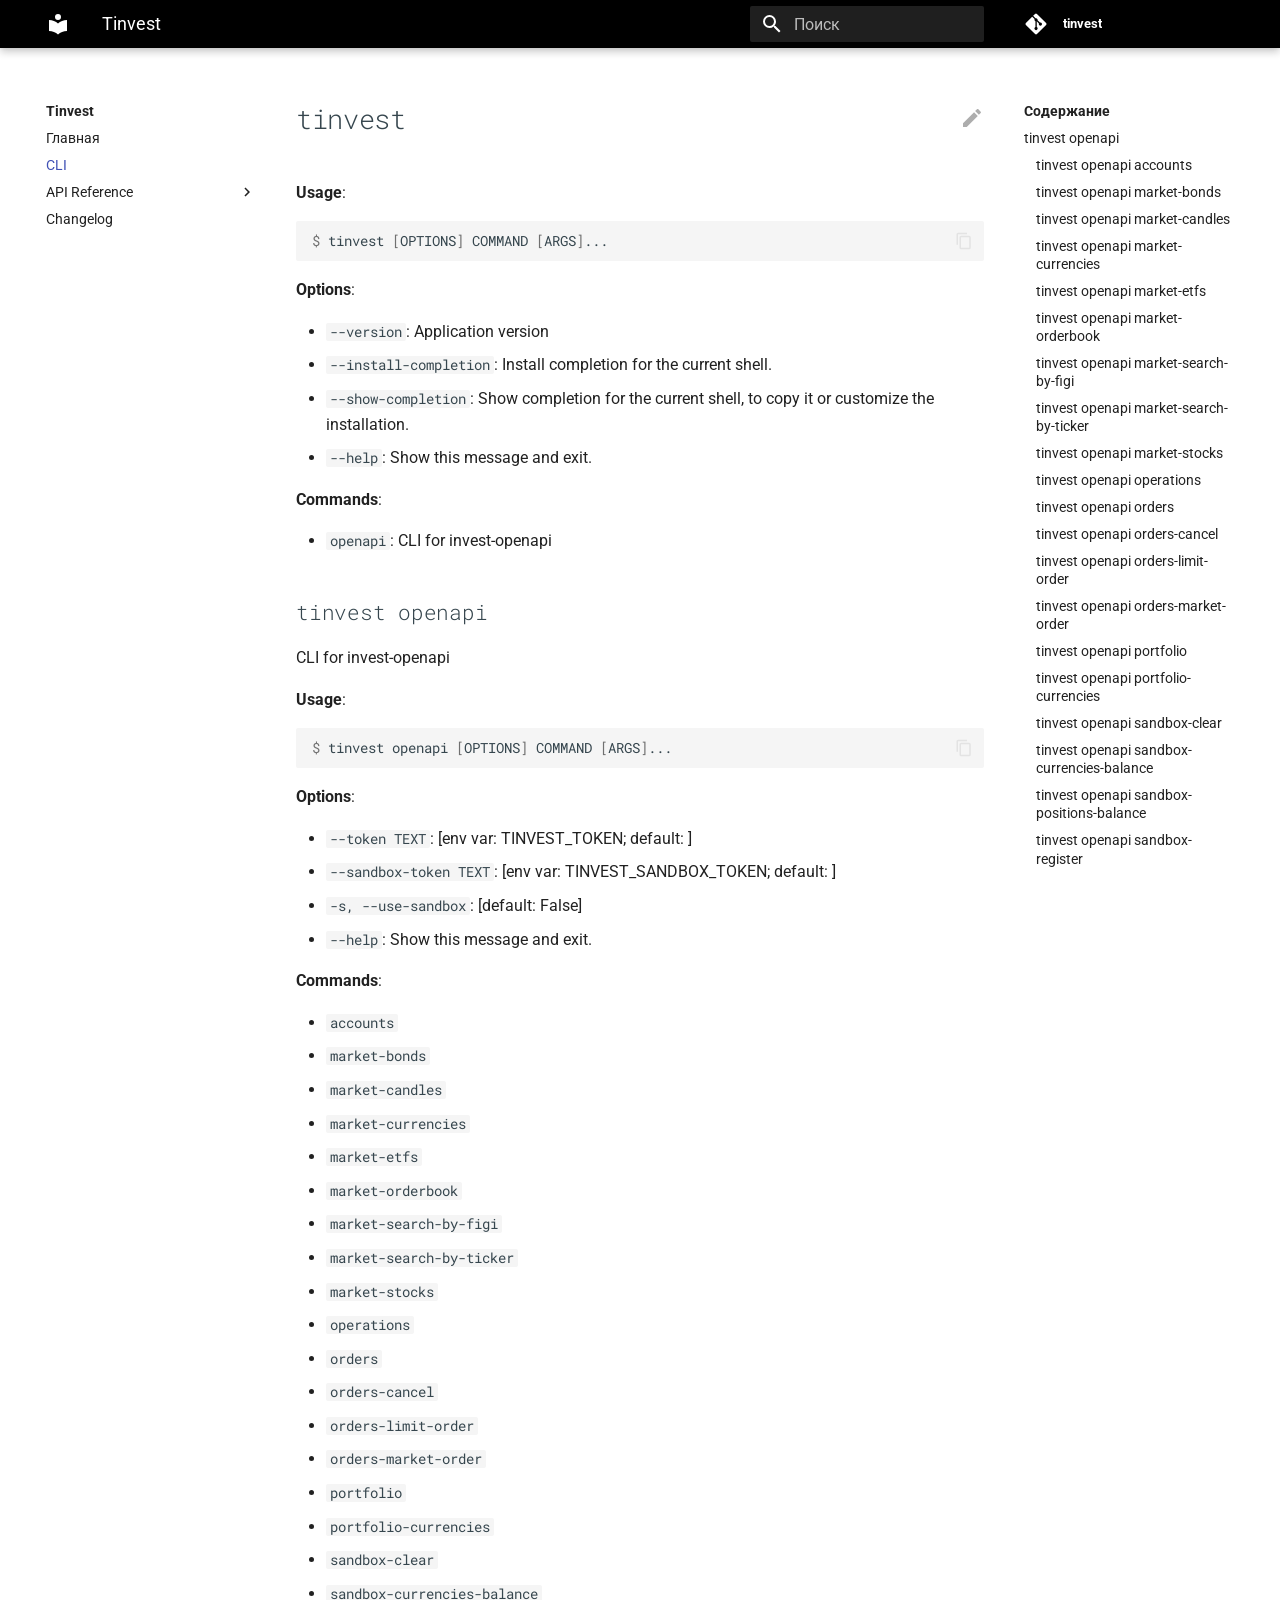
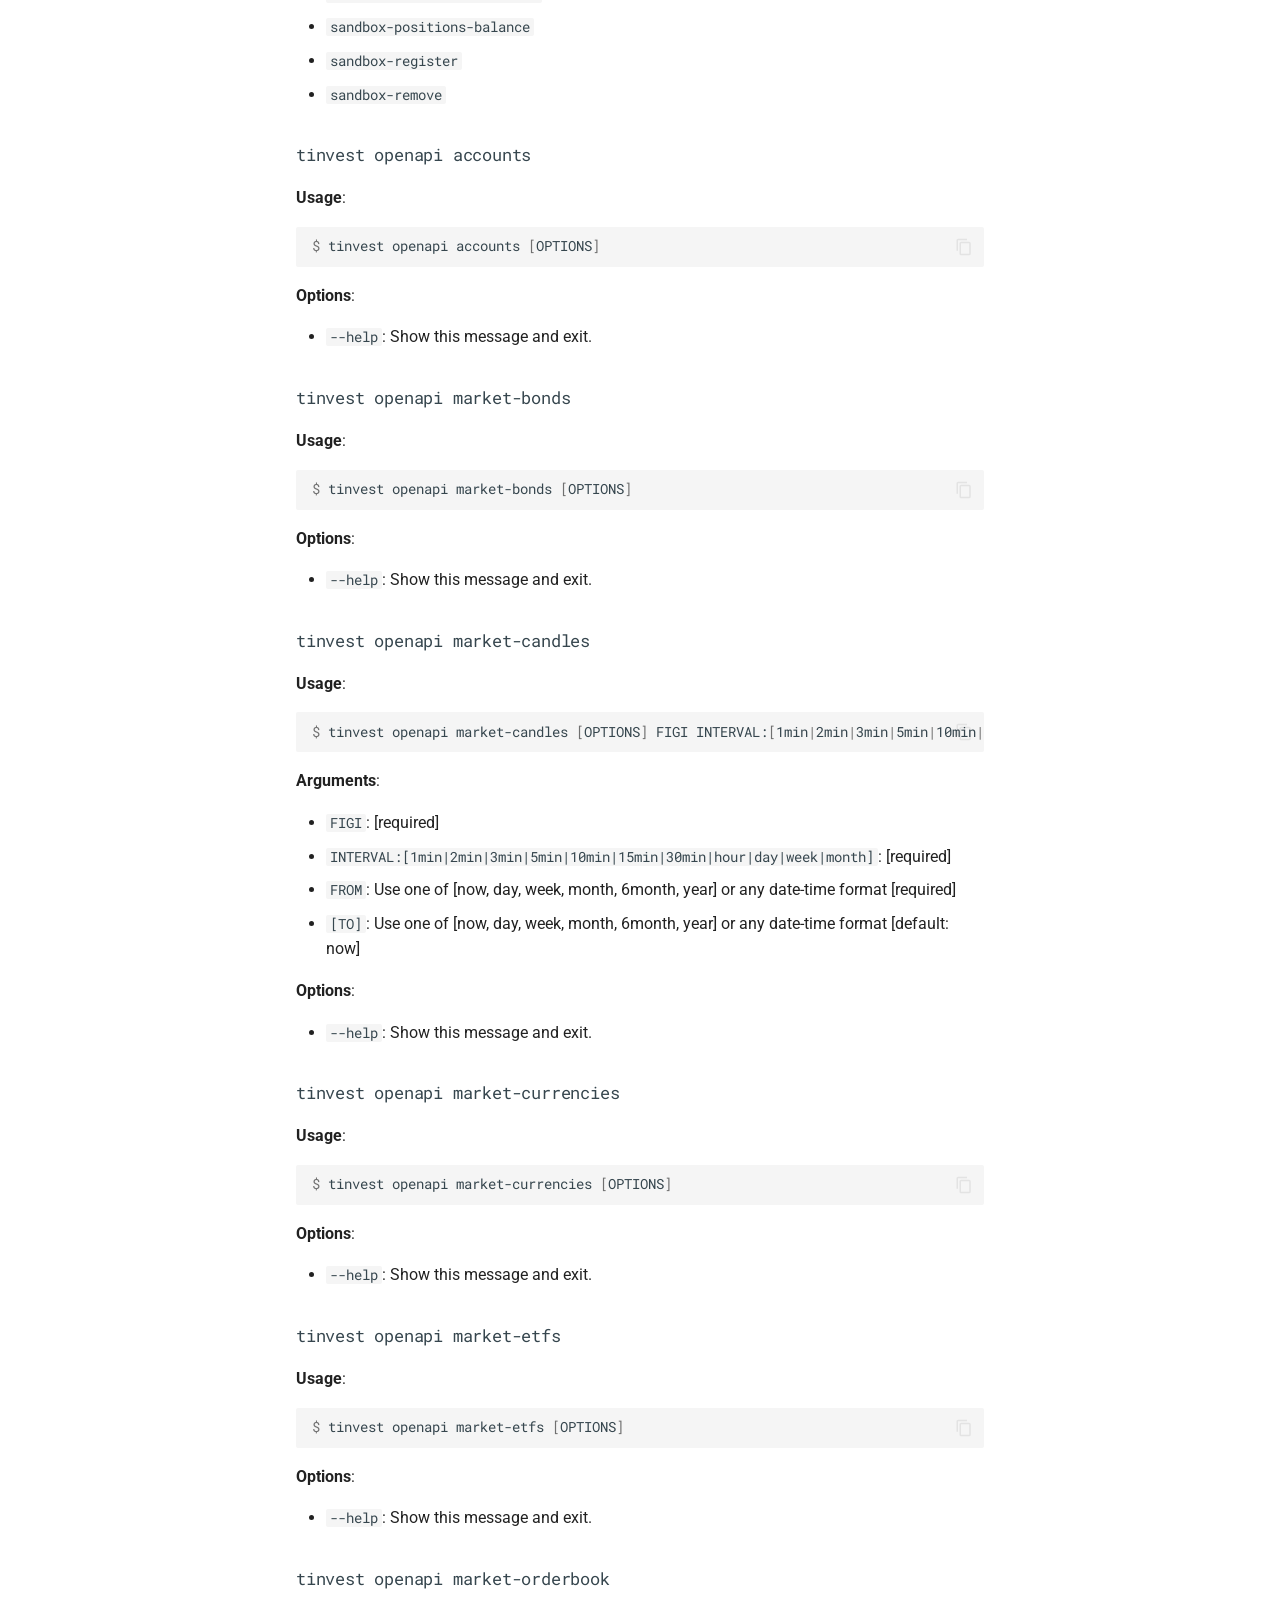
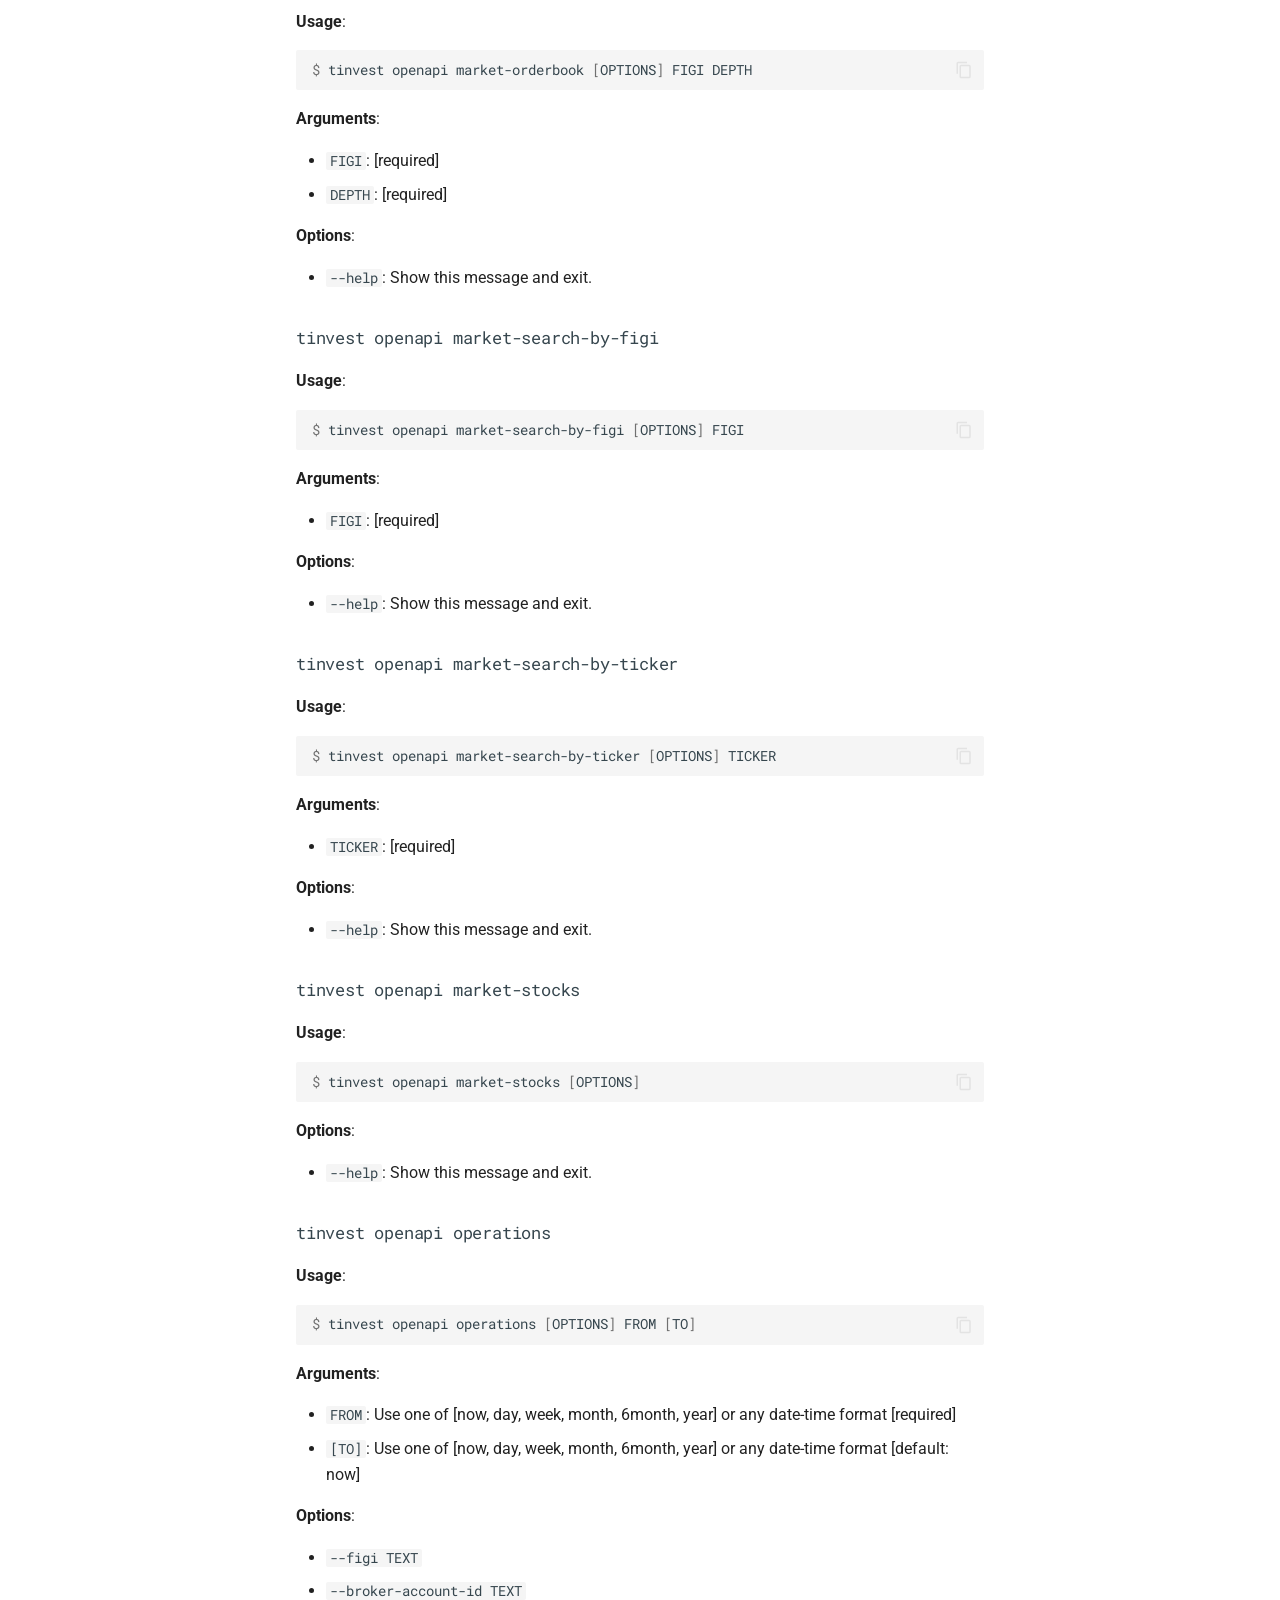
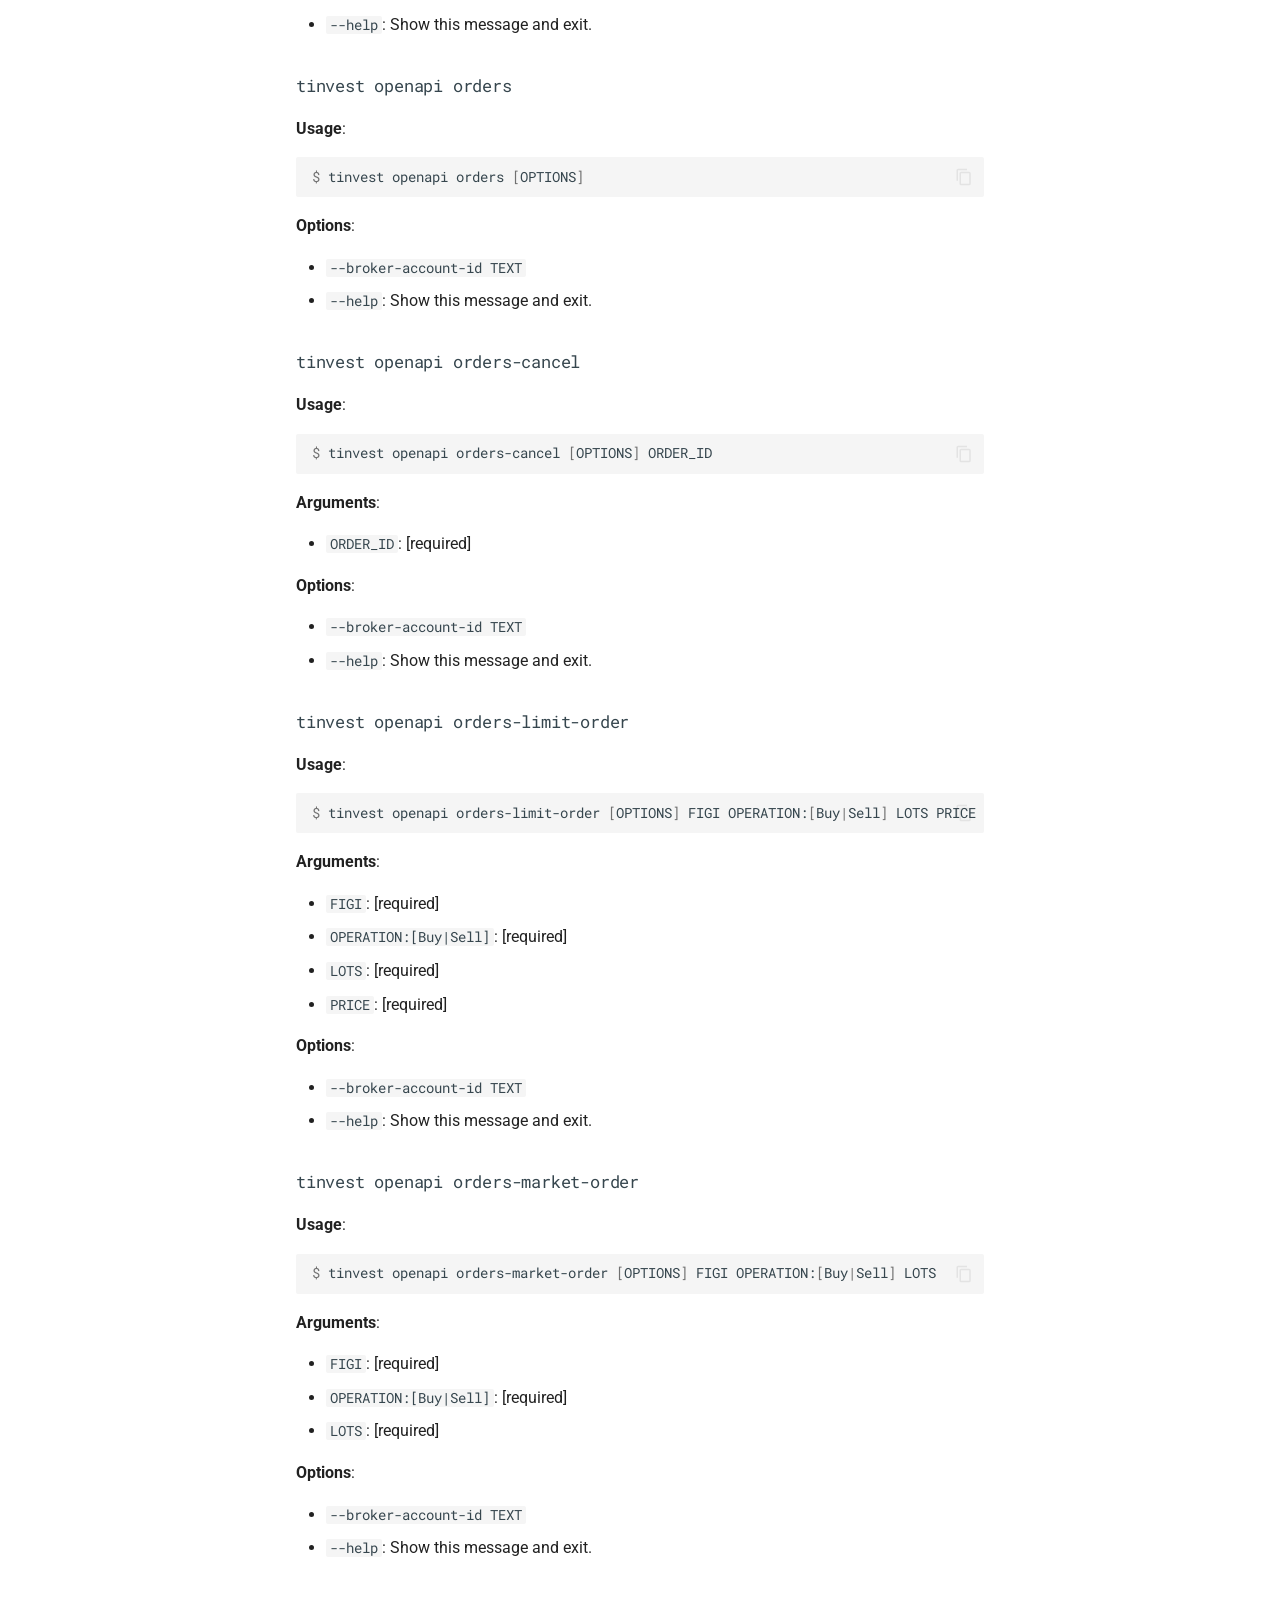
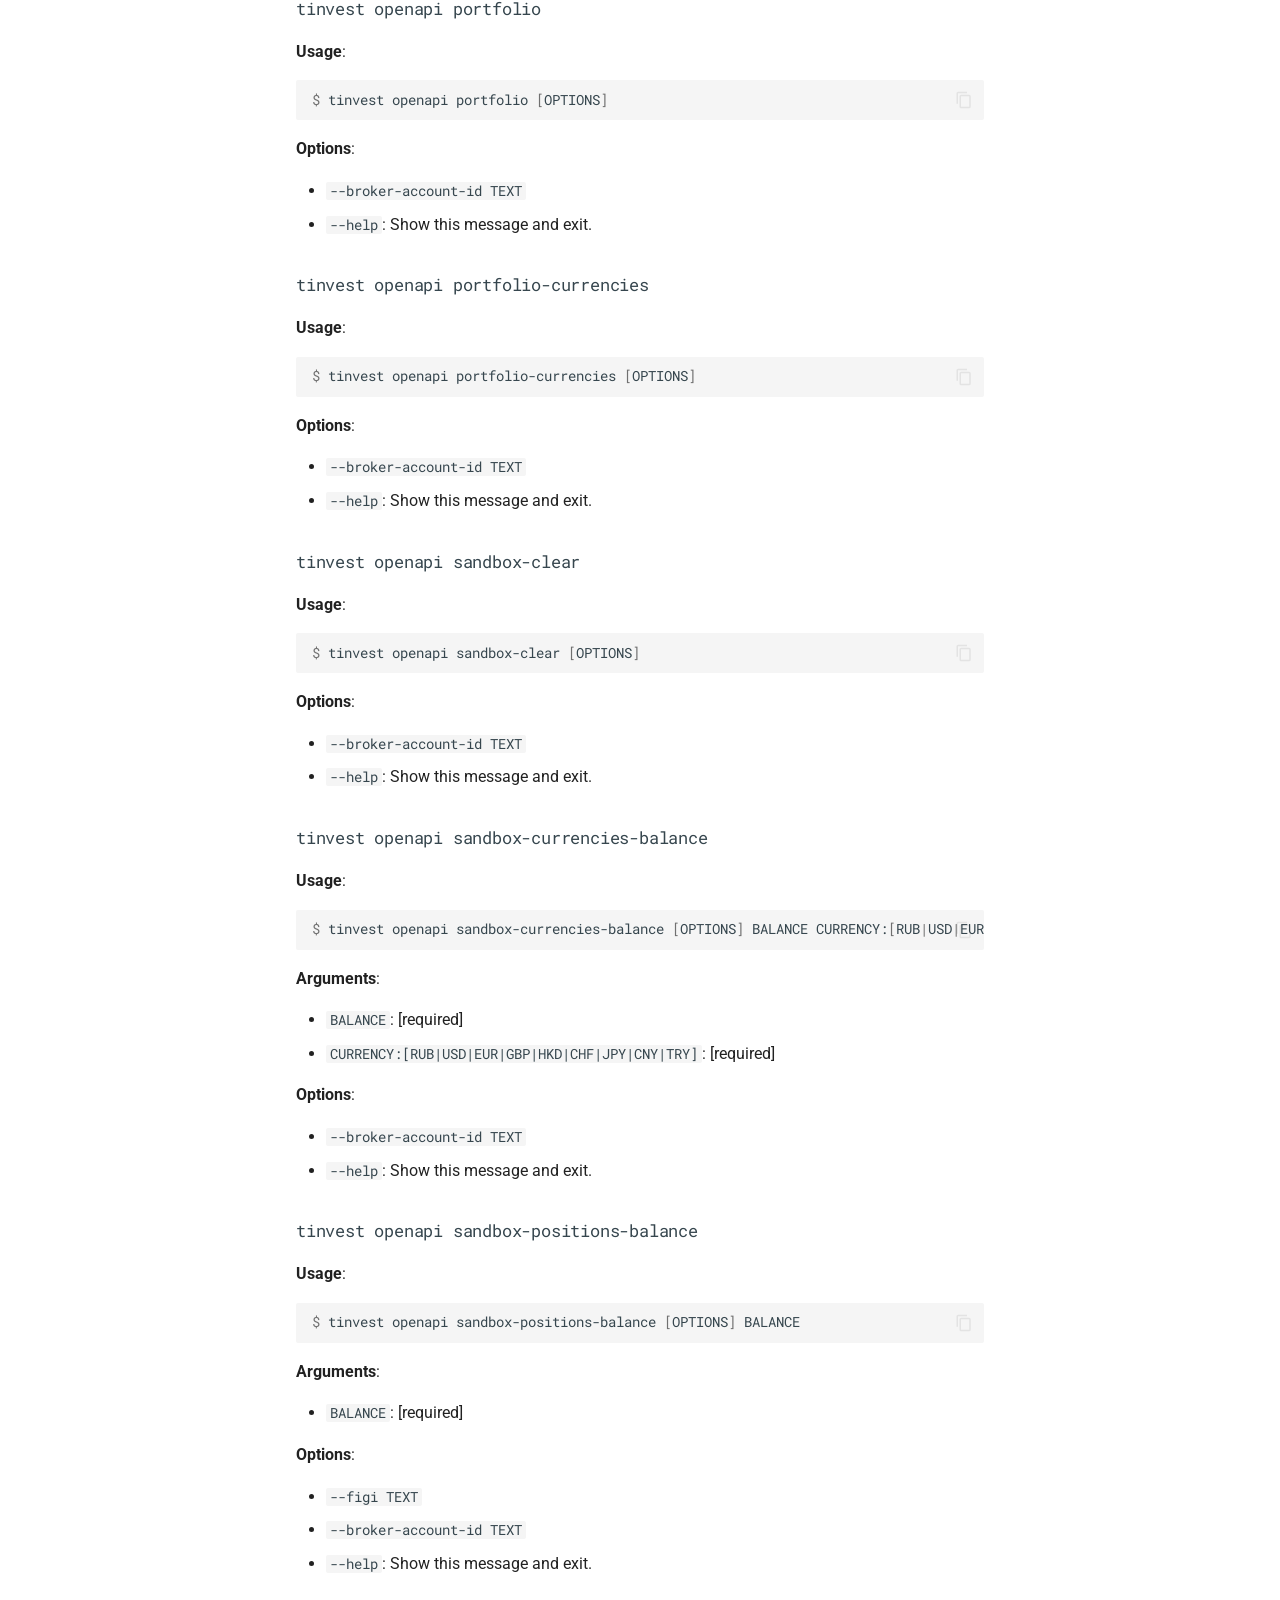
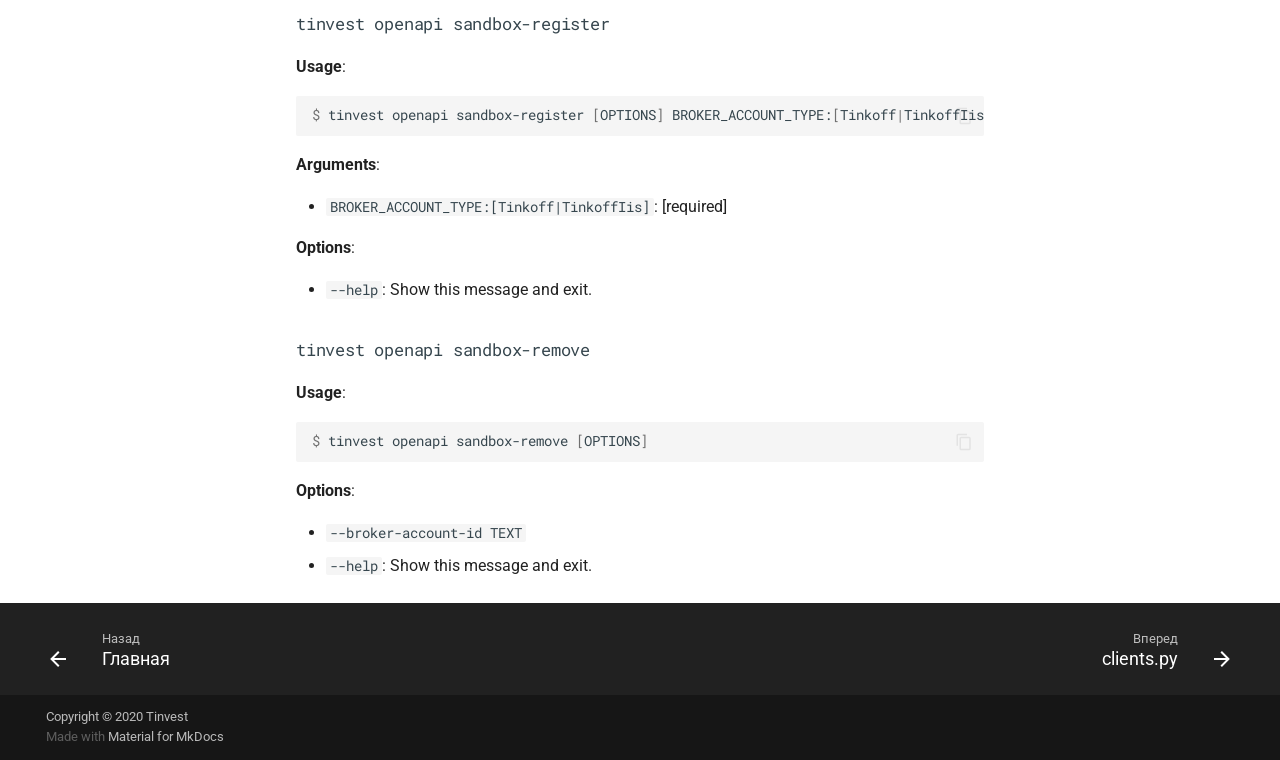
<file: cli/index.html>
<!doctype html>
<html lang="ru" class="no-js">
  <head>
    
      <meta charset="utf-8">
      <meta name="viewport" content="width=device-width,initial-scale=1">
      
        <meta name="description" content="Данный проект представляет собой инструментарий на языке Python для работы с OpenAPI Тинькофф Инвестиции, который можно использовать для создания торговых роботов.">
      
      
      
      
        <link rel="canonical" href="https://daxartio.github.io/tinvest/cli/">
      
      <link rel="shortcut icon" href="../assets/images/favicon.png">
      <meta name="generator" content="mkdocs-1.1.2, mkdocs-material-6.2.3">
    
    
      
        <title>CLI - Tinvest</title>
      
    
    
      <link rel="stylesheet" href="../assets/stylesheets/main.3b61ea93.min.css">
      
        
        <link rel="stylesheet" href="../assets/stylesheets/palette.39b8e14a.min.css">
        
          
          
          <meta name="theme-color" content="#000000">
        
      
    
    
    
      
        
        <link rel="preconnect" href="https://fonts.gstatic.com" crossorigin>
        <link rel="stylesheet" href="https://fonts.googleapis.com/css?family=Roboto:300,400,400i,700%7CRoboto+Mono&display=fallback">
        <style>body,input{font-family:"Roboto",-apple-system,BlinkMacSystemFont,Helvetica,Arial,sans-serif}code,kbd,pre{font-family:"Roboto Mono",SFMono-Regular,Consolas,Menlo,monospace}</style>
      
    
    
    
      <link rel="stylesheet" href="../custom.css">
    
    
      
    
    
  </head>
  
  
    
    
    
    
    
    <body dir="ltr" data-md-color-scheme="" data-md-color-primary="black" data-md-color-accent="yellow">
      
  
    
    <input class="md-toggle" data-md-toggle="drawer" type="checkbox" id="__drawer" autocomplete="off">
    <input class="md-toggle" data-md-toggle="search" type="checkbox" id="__search" autocomplete="off">
    <label class="md-overlay" for="__drawer"></label>
    <div data-md-component="skip">
      
        
        <a href="#tinvest" class="md-skip">
          Перейти к содержанию
        </a>
      
    </div>
    <div data-md-component="announce">
      
    </div>
    
      

<header class="md-header" data-md-component="header">
  <nav class="md-header-nav md-grid" aria-label="Header">
    <a href="https://daxartio.github.io/tinvest/" title="Tinvest" class="md-header-nav__button md-logo" aria-label="Tinvest">
      
  
  <svg xmlns="http://www.w3.org/2000/svg" viewBox="0 0 24 24"><path d="M12 8a3 3 0 003-3 3 3 0 00-3-3 3 3 0 00-3 3 3 3 0 003 3m0 3.54C9.64 9.35 6.5 8 3 8v11c3.5 0 6.64 1.35 9 3.54 2.36-2.19 5.5-3.54 9-3.54V8c-3.5 0-6.64 1.35-9 3.54z"/></svg>

    </a>
    <label class="md-header-nav__button md-icon" for="__drawer">
      <svg xmlns="http://www.w3.org/2000/svg" viewBox="0 0 24 24"><path d="M3 6h18v2H3V6m0 5h18v2H3v-2m0 5h18v2H3v-2z"/></svg>
    </label>
    <div class="md-header-nav__title" data-md-component="header-title">
      <div class="md-header-nav__ellipsis">
        <div class="md-header-nav__topic">
          <span class="md-ellipsis">
            Tinvest
          </span>
        </div>
        <div class="md-header-nav__topic">
          <span class="md-ellipsis">
            
              CLI
            
          </span>
        </div>
      </div>
    </div>
    
      <label class="md-header-nav__button md-icon" for="__search">
        <svg xmlns="http://www.w3.org/2000/svg" viewBox="0 0 24 24"><path d="M9.5 3A6.5 6.5 0 0116 9.5c0 1.61-.59 3.09-1.56 4.23l.27.27h.79l5 5-1.5 1.5-5-5v-.79l-.27-.27A6.516 6.516 0 019.5 16 6.5 6.5 0 013 9.5 6.5 6.5 0 019.5 3m0 2C7 5 5 7 5 9.5S7 14 9.5 14 14 12 14 9.5 12 5 9.5 5z"/></svg>
      </label>
      
<div class="md-search" data-md-component="search" role="dialog">
  <label class="md-search__overlay" for="__search"></label>
  <div class="md-search__inner" role="search">
    <form class="md-search__form" name="search">
      <input type="text" class="md-search__input" name="query" aria-label="Поиск" placeholder="Поиск" autocapitalize="off" autocorrect="off" autocomplete="off" spellcheck="false" data-md-component="search-query" data-md-state="active" required>
      <label class="md-search__icon md-icon" for="__search">
        <svg xmlns="http://www.w3.org/2000/svg" viewBox="0 0 24 24"><path d="M9.5 3A6.5 6.5 0 0116 9.5c0 1.61-.59 3.09-1.56 4.23l.27.27h.79l5 5-1.5 1.5-5-5v-.79l-.27-.27A6.516 6.516 0 019.5 16 6.5 6.5 0 013 9.5 6.5 6.5 0 019.5 3m0 2C7 5 5 7 5 9.5S7 14 9.5 14 14 12 14 9.5 12 5 9.5 5z"/></svg>
        <svg xmlns="http://www.w3.org/2000/svg" viewBox="0 0 24 24"><path d="M20 11v2H8l5.5 5.5-1.42 1.42L4.16 12l7.92-7.92L13.5 5.5 8 11h12z"/></svg>
      </label>
      <button type="reset" class="md-search__icon md-icon" aria-label="Clear" data-md-component="search-reset" tabindex="-1">
        <svg xmlns="http://www.w3.org/2000/svg" viewBox="0 0 24 24"><path d="M19 6.41L17.59 5 12 10.59 6.41 5 5 6.41 10.59 12 5 17.59 6.41 19 12 13.41 17.59 19 19 17.59 13.41 12 19 6.41z"/></svg>
      </button>
    </form>
    <div class="md-search__output">
      <div class="md-search__scrollwrap" data-md-scrollfix>
        <div class="md-search-result" data-md-component="search-result">
          <div class="md-search-result__meta">
            Initializing search
          </div>
          <ol class="md-search-result__list"></ol>
        </div>
      </div>
    </div>
  </div>
</div>
    
    
      <div class="md-header-nav__source">
        
<a href="https://github.com/daxartio/tinvest/" title="Перейти к репозиторию" class="md-source">
  <div class="md-source__icon md-icon">
    
    <svg xmlns="http://www.w3.org/2000/svg" viewBox="0 0 448 512"><path d="M439.55 236.05L244 40.45a28.87 28.87 0 00-40.81 0l-40.66 40.63 51.52 51.52c27.06-9.14 52.68 16.77 43.39 43.68l49.66 49.66c34.23-11.8 61.18 31 35.47 56.69-26.49 26.49-70.21-2.87-56-37.34L240.22 199v121.85c25.3 12.54 22.26 41.85 9.08 55a34.34 34.34 0 01-48.55 0c-17.57-17.6-11.07-46.91 11.25-56v-123c-20.8-8.51-24.6-30.74-18.64-45L142.57 101 8.45 235.14a28.86 28.86 0 000 40.81l195.61 195.6a28.86 28.86 0 0040.8 0l194.69-194.69a28.86 28.86 0 000-40.81z"/></svg>
  </div>
  <div class="md-source__repository">
    tinvest
  </div>
</a>
      </div>
    
  </nav>
</header>
    
    <div class="md-container" data-md-component="container">
      
      
        
      
      <main class="md-main" data-md-component="main">
        <div class="md-main__inner md-grid">
          
            
              
              <div class="md-sidebar md-sidebar--primary" data-md-component="navigation" >
                <div class="md-sidebar__scrollwrap">
                  <div class="md-sidebar__inner">
                    




<nav class="md-nav md-nav--primary" aria-label="Navigation" data-md-level="0">
  <label class="md-nav__title" for="__drawer">
    <a href="https://daxartio.github.io/tinvest/" title="Tinvest" class="md-nav__button md-logo" aria-label="Tinvest">
      
  
  <svg xmlns="http://www.w3.org/2000/svg" viewBox="0 0 24 24"><path d="M12 8a3 3 0 003-3 3 3 0 00-3-3 3 3 0 00-3 3 3 3 0 003 3m0 3.54C9.64 9.35 6.5 8 3 8v11c3.5 0 6.64 1.35 9 3.54 2.36-2.19 5.5-3.54 9-3.54V8c-3.5 0-6.64 1.35-9 3.54z"/></svg>

    </a>
    Tinvest
  </label>
  
    <div class="md-nav__source">
      
<a href="https://github.com/daxartio/tinvest/" title="Перейти к репозиторию" class="md-source">
  <div class="md-source__icon md-icon">
    
    <svg xmlns="http://www.w3.org/2000/svg" viewBox="0 0 448 512"><path d="M439.55 236.05L244 40.45a28.87 28.87 0 00-40.81 0l-40.66 40.63 51.52 51.52c27.06-9.14 52.68 16.77 43.39 43.68l49.66 49.66c34.23-11.8 61.18 31 35.47 56.69-26.49 26.49-70.21-2.87-56-37.34L240.22 199v121.85c25.3 12.54 22.26 41.85 9.08 55a34.34 34.34 0 01-48.55 0c-17.57-17.6-11.07-46.91 11.25-56v-123c-20.8-8.51-24.6-30.74-18.64-45L142.57 101 8.45 235.14a28.86 28.86 0 000 40.81l195.61 195.6a28.86 28.86 0 0040.8 0l194.69-194.69a28.86 28.86 0 000-40.81z"/></svg>
  </div>
  <div class="md-source__repository">
    tinvest
  </div>
</a>
    </div>
  
  <ul class="md-nav__list" data-md-scrollfix>
    
      
      
      



  <li class="md-nav__item">
    <a href=".." class="md-nav__link">
      Главная
    </a>
  </li>

    
      
      
      


  


  <li class="md-nav__item md-nav__item--active">
    
    <input class="md-nav__toggle md-toggle" data-md-toggle="toc" type="checkbox" id="__toc">
    
      
    
    
      <label class="md-nav__link md-nav__link--active" for="__toc">
        CLI
        <span class="md-nav__icon md-icon"></span>
      </label>
    
    <a href="./" class="md-nav__link md-nav__link--active">
      CLI
    </a>
    
      
<nav class="md-nav md-nav--secondary" aria-label="Содержание">
  
  
    
  
  
    <label class="md-nav__title" for="__toc">
      <span class="md-nav__icon md-icon"></span>
      Содержание
    </label>
    <ul class="md-nav__list" data-md-scrollfix>
      
        <li class="md-nav__item">
  <a href="#tinvest-openapi" class="md-nav__link">
    tinvest openapi
  </a>
  
    <nav class="md-nav" aria-label="tinvest openapi">
      <ul class="md-nav__list">
        
          <li class="md-nav__item">
  <a href="#tinvest-openapi-accounts" class="md-nav__link">
    tinvest openapi accounts
  </a>
  
</li>
        
          <li class="md-nav__item">
  <a href="#tinvest-openapi-market-bonds" class="md-nav__link">
    tinvest openapi market-bonds
  </a>
  
</li>
        
          <li class="md-nav__item">
  <a href="#tinvest-openapi-market-candles" class="md-nav__link">
    tinvest openapi market-candles
  </a>
  
</li>
        
          <li class="md-nav__item">
  <a href="#tinvest-openapi-market-currencies" class="md-nav__link">
    tinvest openapi market-currencies
  </a>
  
</li>
        
          <li class="md-nav__item">
  <a href="#tinvest-openapi-market-etfs" class="md-nav__link">
    tinvest openapi market-etfs
  </a>
  
</li>
        
          <li class="md-nav__item">
  <a href="#tinvest-openapi-market-orderbook" class="md-nav__link">
    tinvest openapi market-orderbook
  </a>
  
</li>
        
          <li class="md-nav__item">
  <a href="#tinvest-openapi-market-search-by-figi" class="md-nav__link">
    tinvest openapi market-search-by-figi
  </a>
  
</li>
        
          <li class="md-nav__item">
  <a href="#tinvest-openapi-market-search-by-ticker" class="md-nav__link">
    tinvest openapi market-search-by-ticker
  </a>
  
</li>
        
          <li class="md-nav__item">
  <a href="#tinvest-openapi-market-stocks" class="md-nav__link">
    tinvest openapi market-stocks
  </a>
  
</li>
        
          <li class="md-nav__item">
  <a href="#tinvest-openapi-operations" class="md-nav__link">
    tinvest openapi operations
  </a>
  
</li>
        
          <li class="md-nav__item">
  <a href="#tinvest-openapi-orders" class="md-nav__link">
    tinvest openapi orders
  </a>
  
</li>
        
          <li class="md-nav__item">
  <a href="#tinvest-openapi-orders-cancel" class="md-nav__link">
    tinvest openapi orders-cancel
  </a>
  
</li>
        
          <li class="md-nav__item">
  <a href="#tinvest-openapi-orders-limit-order" class="md-nav__link">
    tinvest openapi orders-limit-order
  </a>
  
</li>
        
          <li class="md-nav__item">
  <a href="#tinvest-openapi-orders-market-order" class="md-nav__link">
    tinvest openapi orders-market-order
  </a>
  
</li>
        
          <li class="md-nav__item">
  <a href="#tinvest-openapi-portfolio" class="md-nav__link">
    tinvest openapi portfolio
  </a>
  
</li>
        
          <li class="md-nav__item">
  <a href="#tinvest-openapi-portfolio-currencies" class="md-nav__link">
    tinvest openapi portfolio-currencies
  </a>
  
</li>
        
          <li class="md-nav__item">
  <a href="#tinvest-openapi-sandbox-clear" class="md-nav__link">
    tinvest openapi sandbox-clear
  </a>
  
</li>
        
          <li class="md-nav__item">
  <a href="#tinvest-openapi-sandbox-currencies-balance" class="md-nav__link">
    tinvest openapi sandbox-currencies-balance
  </a>
  
</li>
        
          <li class="md-nav__item">
  <a href="#tinvest-openapi-sandbox-positions-balance" class="md-nav__link">
    tinvest openapi sandbox-positions-balance
  </a>
  
</li>
        
          <li class="md-nav__item">
  <a href="#tinvest-openapi-sandbox-register" class="md-nav__link">
    tinvest openapi sandbox-register
  </a>
  
</li>
        
          <li class="md-nav__item">
  <a href="#tinvest-openapi-sandbox-remove" class="md-nav__link">
    tinvest openapi sandbox-remove
  </a>
  
</li>
        
      </ul>
    </nav>
  
</li>
      
    </ul>
  
</nav>
    
  </li>

    
      
      
      



  
  <li class="md-nav__item md-nav__item--nested">
    
    
      <input class="md-nav__toggle md-toggle" data-md-toggle="nav-3" type="checkbox" id="nav-3" >
    
    <label class="md-nav__link" for="nav-3">
      API Reference
      <span class="md-nav__icon md-icon"></span>
    </label>
    <nav class="md-nav" aria-label="API Reference" data-md-level="1">
      <label class="md-nav__title" for="nav-3">
        <span class="md-nav__icon md-icon"></span>
        API Reference
      </label>
      <ul class="md-nav__list" data-md-scrollfix>
        
        
          
          
          



  <li class="md-nav__item">
    <a href="../tinvest/clients/" class="md-nav__link">
      clients.py
    </a>
  </li>

        
          
          
          



  <li class="md-nav__item">
    <a href="../tinvest/streaming/" class="md-nav__link">
      streaming.py
    </a>
  </li>

        
      </ul>
    </nav>
  </li>

    
      
      
      



  <li class="md-nav__item">
    <a href="../CHANGELOG/" class="md-nav__link">
      Changelog
    </a>
  </li>

    
  </ul>
</nav>
                  </div>
                </div>
              </div>
            
            
              
              <div class="md-sidebar md-sidebar--secondary" data-md-component="toc" >
                <div class="md-sidebar__scrollwrap">
                  <div class="md-sidebar__inner">
                    
<nav class="md-nav md-nav--secondary" aria-label="Содержание">
  
  
    
  
  
    <label class="md-nav__title" for="__toc">
      <span class="md-nav__icon md-icon"></span>
      Содержание
    </label>
    <ul class="md-nav__list" data-md-scrollfix>
      
        <li class="md-nav__item">
  <a href="#tinvest-openapi" class="md-nav__link">
    tinvest openapi
  </a>
  
    <nav class="md-nav" aria-label="tinvest openapi">
      <ul class="md-nav__list">
        
          <li class="md-nav__item">
  <a href="#tinvest-openapi-accounts" class="md-nav__link">
    tinvest openapi accounts
  </a>
  
</li>
        
          <li class="md-nav__item">
  <a href="#tinvest-openapi-market-bonds" class="md-nav__link">
    tinvest openapi market-bonds
  </a>
  
</li>
        
          <li class="md-nav__item">
  <a href="#tinvest-openapi-market-candles" class="md-nav__link">
    tinvest openapi market-candles
  </a>
  
</li>
        
          <li class="md-nav__item">
  <a href="#tinvest-openapi-market-currencies" class="md-nav__link">
    tinvest openapi market-currencies
  </a>
  
</li>
        
          <li class="md-nav__item">
  <a href="#tinvest-openapi-market-etfs" class="md-nav__link">
    tinvest openapi market-etfs
  </a>
  
</li>
        
          <li class="md-nav__item">
  <a href="#tinvest-openapi-market-orderbook" class="md-nav__link">
    tinvest openapi market-orderbook
  </a>
  
</li>
        
          <li class="md-nav__item">
  <a href="#tinvest-openapi-market-search-by-figi" class="md-nav__link">
    tinvest openapi market-search-by-figi
  </a>
  
</li>
        
          <li class="md-nav__item">
  <a href="#tinvest-openapi-market-search-by-ticker" class="md-nav__link">
    tinvest openapi market-search-by-ticker
  </a>
  
</li>
        
          <li class="md-nav__item">
  <a href="#tinvest-openapi-market-stocks" class="md-nav__link">
    tinvest openapi market-stocks
  </a>
  
</li>
        
          <li class="md-nav__item">
  <a href="#tinvest-openapi-operations" class="md-nav__link">
    tinvest openapi operations
  </a>
  
</li>
        
          <li class="md-nav__item">
  <a href="#tinvest-openapi-orders" class="md-nav__link">
    tinvest openapi orders
  </a>
  
</li>
        
          <li class="md-nav__item">
  <a href="#tinvest-openapi-orders-cancel" class="md-nav__link">
    tinvest openapi orders-cancel
  </a>
  
</li>
        
          <li class="md-nav__item">
  <a href="#tinvest-openapi-orders-limit-order" class="md-nav__link">
    tinvest openapi orders-limit-order
  </a>
  
</li>
        
          <li class="md-nav__item">
  <a href="#tinvest-openapi-orders-market-order" class="md-nav__link">
    tinvest openapi orders-market-order
  </a>
  
</li>
        
          <li class="md-nav__item">
  <a href="#tinvest-openapi-portfolio" class="md-nav__link">
    tinvest openapi portfolio
  </a>
  
</li>
        
          <li class="md-nav__item">
  <a href="#tinvest-openapi-portfolio-currencies" class="md-nav__link">
    tinvest openapi portfolio-currencies
  </a>
  
</li>
        
          <li class="md-nav__item">
  <a href="#tinvest-openapi-sandbox-clear" class="md-nav__link">
    tinvest openapi sandbox-clear
  </a>
  
</li>
        
          <li class="md-nav__item">
  <a href="#tinvest-openapi-sandbox-currencies-balance" class="md-nav__link">
    tinvest openapi sandbox-currencies-balance
  </a>
  
</li>
        
          <li class="md-nav__item">
  <a href="#tinvest-openapi-sandbox-positions-balance" class="md-nav__link">
    tinvest openapi sandbox-positions-balance
  </a>
  
</li>
        
          <li class="md-nav__item">
  <a href="#tinvest-openapi-sandbox-register" class="md-nav__link">
    tinvest openapi sandbox-register
  </a>
  
</li>
        
          <li class="md-nav__item">
  <a href="#tinvest-openapi-sandbox-remove" class="md-nav__link">
    tinvest openapi sandbox-remove
  </a>
  
</li>
        
      </ul>
    </nav>
  
</li>
      
    </ul>
  
</nav>
                  </div>
                </div>
              </div>
            
          
          <div class="md-content">
            <article class="md-content__inner md-typeset">
              
                
                  <a href="https://github.com/daxartio/tinvest/edit/master/docs/cli.md" title="Редактировать страницу" class="md-content__button md-icon">
                    <svg xmlns="http://www.w3.org/2000/svg" viewBox="0 0 24 24"><path d="M20.71 7.04c.39-.39.39-1.04 0-1.41l-2.34-2.34c-.37-.39-1.02-.39-1.41 0l-1.84 1.83 3.75 3.75M3 17.25V21h3.75L17.81 9.93l-3.75-3.75L3 17.25z"/></svg>
                  </a>
                
                
                <h1 id="tinvest"><code>tinvest</code></h1>
<p><strong>Usage</strong>:</p>
<div class="highlight"><pre><span></span><code><span class="gp">$</span> tinvest <span class="o">[</span>OPTIONS<span class="o">]</span> COMMAND <span class="o">[</span>ARGS<span class="o">]</span>...
</code></pre></div>
<p><strong>Options</strong>:</p>
<ul>
<li><code>--version</code>: Application version</li>
<li><code>--install-completion</code>: Install completion for the current shell.</li>
<li><code>--show-completion</code>: Show completion for the current shell, to copy it or customize the installation.</li>
<li><code>--help</code>: Show this message and exit.</li>
</ul>
<p><strong>Commands</strong>:</p>
<ul>
<li><code>openapi</code>: CLI for invest-openapi</li>
</ul>
<h2 id="tinvest-openapi"><code>tinvest openapi</code></h2>
<p>CLI for invest-openapi</p>
<p><strong>Usage</strong>:</p>
<div class="highlight"><pre><span></span><code><span class="gp">$</span> tinvest openapi <span class="o">[</span>OPTIONS<span class="o">]</span> COMMAND <span class="o">[</span>ARGS<span class="o">]</span>...
</code></pre></div>
<p><strong>Options</strong>:</p>
<ul>
<li><code>--token TEXT</code>: [env var: TINVEST_TOKEN; default: ]</li>
<li><code>--sandbox-token TEXT</code>: [env var: TINVEST_SANDBOX_TOKEN; default: ]</li>
<li><code>-s, --use-sandbox</code>: [default: False]</li>
<li><code>--help</code>: Show this message and exit.</li>
</ul>
<p><strong>Commands</strong>:</p>
<ul>
<li><code>accounts</code></li>
<li><code>market-bonds</code></li>
<li><code>market-candles</code></li>
<li><code>market-currencies</code></li>
<li><code>market-etfs</code></li>
<li><code>market-orderbook</code></li>
<li><code>market-search-by-figi</code></li>
<li><code>market-search-by-ticker</code></li>
<li><code>market-stocks</code></li>
<li><code>operations</code></li>
<li><code>orders</code></li>
<li><code>orders-cancel</code></li>
<li><code>orders-limit-order</code></li>
<li><code>orders-market-order</code></li>
<li><code>portfolio</code></li>
<li><code>portfolio-currencies</code></li>
<li><code>sandbox-clear</code></li>
<li><code>sandbox-currencies-balance</code></li>
<li><code>sandbox-positions-balance</code></li>
<li><code>sandbox-register</code></li>
<li><code>sandbox-remove</code></li>
</ul>
<h3 id="tinvest-openapi-accounts"><code>tinvest openapi accounts</code></h3>
<p><strong>Usage</strong>:</p>
<div class="highlight"><pre><span></span><code><span class="gp">$</span> tinvest openapi accounts <span class="o">[</span>OPTIONS<span class="o">]</span>
</code></pre></div>
<p><strong>Options</strong>:</p>
<ul>
<li><code>--help</code>: Show this message and exit.</li>
</ul>
<h3 id="tinvest-openapi-market-bonds"><code>tinvest openapi market-bonds</code></h3>
<p><strong>Usage</strong>:</p>
<div class="highlight"><pre><span></span><code><span class="gp">$</span> tinvest openapi market-bonds <span class="o">[</span>OPTIONS<span class="o">]</span>
</code></pre></div>
<p><strong>Options</strong>:</p>
<ul>
<li><code>--help</code>: Show this message and exit.</li>
</ul>
<h3 id="tinvest-openapi-market-candles"><code>tinvest openapi market-candles</code></h3>
<p><strong>Usage</strong>:</p>
<div class="highlight"><pre><span></span><code><span class="gp">$</span> tinvest openapi market-candles <span class="o">[</span>OPTIONS<span class="o">]</span> FIGI INTERVAL:<span class="o">[</span>1min<span class="p">|</span>2min<span class="p">|</span>3min<span class="p">|</span>5min<span class="p">|</span>10min<span class="p">|</span>15min<span class="p">|</span>30min<span class="p">|</span>hour<span class="p">|</span>day<span class="p">|</span>week<span class="p">|</span>month<span class="o">]</span> FROM <span class="o">[</span>TO<span class="o">]</span>
</code></pre></div>
<p><strong>Arguments</strong>:</p>
<ul>
<li><code>FIGI</code>: [required]</li>
<li><code>INTERVAL:[1min|2min|3min|5min|10min|15min|30min|hour|day|week|month]</code>: [required]</li>
<li><code>FROM</code>: Use one of [now, day, week, month, 6month, year] or any date-time format  [required]</li>
<li><code>[TO]</code>: Use one of [now, day, week, month, 6month, year] or any date-time format  [default: now]</li>
</ul>
<p><strong>Options</strong>:</p>
<ul>
<li><code>--help</code>: Show this message and exit.</li>
</ul>
<h3 id="tinvest-openapi-market-currencies"><code>tinvest openapi market-currencies</code></h3>
<p><strong>Usage</strong>:</p>
<div class="highlight"><pre><span></span><code><span class="gp">$</span> tinvest openapi market-currencies <span class="o">[</span>OPTIONS<span class="o">]</span>
</code></pre></div>
<p><strong>Options</strong>:</p>
<ul>
<li><code>--help</code>: Show this message and exit.</li>
</ul>
<h3 id="tinvest-openapi-market-etfs"><code>tinvest openapi market-etfs</code></h3>
<p><strong>Usage</strong>:</p>
<div class="highlight"><pre><span></span><code><span class="gp">$</span> tinvest openapi market-etfs <span class="o">[</span>OPTIONS<span class="o">]</span>
</code></pre></div>
<p><strong>Options</strong>:</p>
<ul>
<li><code>--help</code>: Show this message and exit.</li>
</ul>
<h3 id="tinvest-openapi-market-orderbook"><code>tinvest openapi market-orderbook</code></h3>
<p><strong>Usage</strong>:</p>
<div class="highlight"><pre><span></span><code><span class="gp">$</span> tinvest openapi market-orderbook <span class="o">[</span>OPTIONS<span class="o">]</span> FIGI DEPTH
</code></pre></div>
<p><strong>Arguments</strong>:</p>
<ul>
<li><code>FIGI</code>: [required]</li>
<li><code>DEPTH</code>: [required]</li>
</ul>
<p><strong>Options</strong>:</p>
<ul>
<li><code>--help</code>: Show this message and exit.</li>
</ul>
<h3 id="tinvest-openapi-market-search-by-figi"><code>tinvest openapi market-search-by-figi</code></h3>
<p><strong>Usage</strong>:</p>
<div class="highlight"><pre><span></span><code><span class="gp">$</span> tinvest openapi market-search-by-figi <span class="o">[</span>OPTIONS<span class="o">]</span> FIGI
</code></pre></div>
<p><strong>Arguments</strong>:</p>
<ul>
<li><code>FIGI</code>: [required]</li>
</ul>
<p><strong>Options</strong>:</p>
<ul>
<li><code>--help</code>: Show this message and exit.</li>
</ul>
<h3 id="tinvest-openapi-market-search-by-ticker"><code>tinvest openapi market-search-by-ticker</code></h3>
<p><strong>Usage</strong>:</p>
<div class="highlight"><pre><span></span><code><span class="gp">$</span> tinvest openapi market-search-by-ticker <span class="o">[</span>OPTIONS<span class="o">]</span> TICKER
</code></pre></div>
<p><strong>Arguments</strong>:</p>
<ul>
<li><code>TICKER</code>: [required]</li>
</ul>
<p><strong>Options</strong>:</p>
<ul>
<li><code>--help</code>: Show this message and exit.</li>
</ul>
<h3 id="tinvest-openapi-market-stocks"><code>tinvest openapi market-stocks</code></h3>
<p><strong>Usage</strong>:</p>
<div class="highlight"><pre><span></span><code><span class="gp">$</span> tinvest openapi market-stocks <span class="o">[</span>OPTIONS<span class="o">]</span>
</code></pre></div>
<p><strong>Options</strong>:</p>
<ul>
<li><code>--help</code>: Show this message and exit.</li>
</ul>
<h3 id="tinvest-openapi-operations"><code>tinvest openapi operations</code></h3>
<p><strong>Usage</strong>:</p>
<div class="highlight"><pre><span></span><code><span class="gp">$</span> tinvest openapi operations <span class="o">[</span>OPTIONS<span class="o">]</span> FROM <span class="o">[</span>TO<span class="o">]</span>
</code></pre></div>
<p><strong>Arguments</strong>:</p>
<ul>
<li><code>FROM</code>: Use one of [now, day, week, month, 6month, year] or any date-time format  [required]</li>
<li><code>[TO]</code>: Use one of [now, day, week, month, 6month, year] or any date-time format  [default: now]</li>
</ul>
<p><strong>Options</strong>:</p>
<ul>
<li><code>--figi TEXT</code></li>
<li><code>--broker-account-id TEXT</code></li>
<li><code>--help</code>: Show this message and exit.</li>
</ul>
<h3 id="tinvest-openapi-orders"><code>tinvest openapi orders</code></h3>
<p><strong>Usage</strong>:</p>
<div class="highlight"><pre><span></span><code><span class="gp">$</span> tinvest openapi orders <span class="o">[</span>OPTIONS<span class="o">]</span>
</code></pre></div>
<p><strong>Options</strong>:</p>
<ul>
<li><code>--broker-account-id TEXT</code></li>
<li><code>--help</code>: Show this message and exit.</li>
</ul>
<h3 id="tinvest-openapi-orders-cancel"><code>tinvest openapi orders-cancel</code></h3>
<p><strong>Usage</strong>:</p>
<div class="highlight"><pre><span></span><code><span class="gp">$</span> tinvest openapi orders-cancel <span class="o">[</span>OPTIONS<span class="o">]</span> ORDER_ID
</code></pre></div>
<p><strong>Arguments</strong>:</p>
<ul>
<li><code>ORDER_ID</code>: [required]</li>
</ul>
<p><strong>Options</strong>:</p>
<ul>
<li><code>--broker-account-id TEXT</code></li>
<li><code>--help</code>: Show this message and exit.</li>
</ul>
<h3 id="tinvest-openapi-orders-limit-order"><code>tinvest openapi orders-limit-order</code></h3>
<p><strong>Usage</strong>:</p>
<div class="highlight"><pre><span></span><code><span class="gp">$</span> tinvest openapi orders-limit-order <span class="o">[</span>OPTIONS<span class="o">]</span> FIGI OPERATION:<span class="o">[</span>Buy<span class="p">|</span>Sell<span class="o">]</span> LOTS PRICE
</code></pre></div>
<p><strong>Arguments</strong>:</p>
<ul>
<li><code>FIGI</code>: [required]</li>
<li><code>OPERATION:[Buy|Sell]</code>: [required]</li>
<li><code>LOTS</code>: [required]</li>
<li><code>PRICE</code>: [required]</li>
</ul>
<p><strong>Options</strong>:</p>
<ul>
<li><code>--broker-account-id TEXT</code></li>
<li><code>--help</code>: Show this message and exit.</li>
</ul>
<h3 id="tinvest-openapi-orders-market-order"><code>tinvest openapi orders-market-order</code></h3>
<p><strong>Usage</strong>:</p>
<div class="highlight"><pre><span></span><code><span class="gp">$</span> tinvest openapi orders-market-order <span class="o">[</span>OPTIONS<span class="o">]</span> FIGI OPERATION:<span class="o">[</span>Buy<span class="p">|</span>Sell<span class="o">]</span> LOTS
</code></pre></div>
<p><strong>Arguments</strong>:</p>
<ul>
<li><code>FIGI</code>: [required]</li>
<li><code>OPERATION:[Buy|Sell]</code>: [required]</li>
<li><code>LOTS</code>: [required]</li>
</ul>
<p><strong>Options</strong>:</p>
<ul>
<li><code>--broker-account-id TEXT</code></li>
<li><code>--help</code>: Show this message and exit.</li>
</ul>
<h3 id="tinvest-openapi-portfolio"><code>tinvest openapi portfolio</code></h3>
<p><strong>Usage</strong>:</p>
<div class="highlight"><pre><span></span><code><span class="gp">$</span> tinvest openapi portfolio <span class="o">[</span>OPTIONS<span class="o">]</span>
</code></pre></div>
<p><strong>Options</strong>:</p>
<ul>
<li><code>--broker-account-id TEXT</code></li>
<li><code>--help</code>: Show this message and exit.</li>
</ul>
<h3 id="tinvest-openapi-portfolio-currencies"><code>tinvest openapi portfolio-currencies</code></h3>
<p><strong>Usage</strong>:</p>
<div class="highlight"><pre><span></span><code><span class="gp">$</span> tinvest openapi portfolio-currencies <span class="o">[</span>OPTIONS<span class="o">]</span>
</code></pre></div>
<p><strong>Options</strong>:</p>
<ul>
<li><code>--broker-account-id TEXT</code></li>
<li><code>--help</code>: Show this message and exit.</li>
</ul>
<h3 id="tinvest-openapi-sandbox-clear"><code>tinvest openapi sandbox-clear</code></h3>
<p><strong>Usage</strong>:</p>
<div class="highlight"><pre><span></span><code><span class="gp">$</span> tinvest openapi sandbox-clear <span class="o">[</span>OPTIONS<span class="o">]</span>
</code></pre></div>
<p><strong>Options</strong>:</p>
<ul>
<li><code>--broker-account-id TEXT</code></li>
<li><code>--help</code>: Show this message and exit.</li>
</ul>
<h3 id="tinvest-openapi-sandbox-currencies-balance"><code>tinvest openapi sandbox-currencies-balance</code></h3>
<p><strong>Usage</strong>:</p>
<div class="highlight"><pre><span></span><code><span class="gp">$</span> tinvest openapi sandbox-currencies-balance <span class="o">[</span>OPTIONS<span class="o">]</span> BALANCE CURRENCY:<span class="o">[</span>RUB<span class="p">|</span>USD<span class="p">|</span>EUR<span class="p">|</span>GBP<span class="p">|</span>HKD<span class="p">|</span>CHF<span class="p">|</span>JPY<span class="p">|</span>CNY<span class="p">|</span>TRY<span class="o">]</span>
</code></pre></div>
<p><strong>Arguments</strong>:</p>
<ul>
<li><code>BALANCE</code>: [required]</li>
<li><code>CURRENCY:[RUB|USD|EUR|GBP|HKD|CHF|JPY|CNY|TRY]</code>: [required]</li>
</ul>
<p><strong>Options</strong>:</p>
<ul>
<li><code>--broker-account-id TEXT</code></li>
<li><code>--help</code>: Show this message and exit.</li>
</ul>
<h3 id="tinvest-openapi-sandbox-positions-balance"><code>tinvest openapi sandbox-positions-balance</code></h3>
<p><strong>Usage</strong>:</p>
<div class="highlight"><pre><span></span><code><span class="gp">$</span> tinvest openapi sandbox-positions-balance <span class="o">[</span>OPTIONS<span class="o">]</span> BALANCE
</code></pre></div>
<p><strong>Arguments</strong>:</p>
<ul>
<li><code>BALANCE</code>: [required]</li>
</ul>
<p><strong>Options</strong>:</p>
<ul>
<li><code>--figi TEXT</code></li>
<li><code>--broker-account-id TEXT</code></li>
<li><code>--help</code>: Show this message and exit.</li>
</ul>
<h3 id="tinvest-openapi-sandbox-register"><code>tinvest openapi sandbox-register</code></h3>
<p><strong>Usage</strong>:</p>
<div class="highlight"><pre><span></span><code><span class="gp">$</span> tinvest openapi sandbox-register <span class="o">[</span>OPTIONS<span class="o">]</span> BROKER_ACCOUNT_TYPE:<span class="o">[</span>Tinkoff<span class="p">|</span>TinkoffIis<span class="o">]</span>
</code></pre></div>
<p><strong>Arguments</strong>:</p>
<ul>
<li><code>BROKER_ACCOUNT_TYPE:[Tinkoff|TinkoffIis]</code>: [required]</li>
</ul>
<p><strong>Options</strong>:</p>
<ul>
<li><code>--help</code>: Show this message and exit.</li>
</ul>
<h3 id="tinvest-openapi-sandbox-remove"><code>tinvest openapi sandbox-remove</code></h3>
<p><strong>Usage</strong>:</p>
<div class="highlight"><pre><span></span><code><span class="gp">$</span> tinvest openapi sandbox-remove <span class="o">[</span>OPTIONS<span class="o">]</span>
</code></pre></div>
<p><strong>Options</strong>:</p>
<ul>
<li><code>--broker-account-id TEXT</code></li>
<li><code>--help</code>: Show this message and exit.</li>
</ul>
                
              
              
                


              
            </article>
          </div>
        </div>
      </main>
      
        
<footer class="md-footer">
  
    <div class="md-footer-nav">
      <nav class="md-footer-nav__inner md-grid" aria-label="Footer">
        
          <a href=".." class="md-footer-nav__link md-footer-nav__link--prev" rel="prev">
            <div class="md-footer-nav__button md-icon">
              <svg xmlns="http://www.w3.org/2000/svg" viewBox="0 0 24 24"><path d="M20 11v2H8l5.5 5.5-1.42 1.42L4.16 12l7.92-7.92L13.5 5.5 8 11h12z"/></svg>
            </div>
            <div class="md-footer-nav__title">
              <div class="md-ellipsis">
                <span class="md-footer-nav__direction">
                  Назад
                </span>
                Главная
              </div>
            </div>
          </a>
        
        
          <a href="../tinvest/clients/" class="md-footer-nav__link md-footer-nav__link--next" rel="next">
            <div class="md-footer-nav__title">
              <div class="md-ellipsis">
                <span class="md-footer-nav__direction">
                  Вперед
                </span>
                clients.py
              </div>
            </div>
            <div class="md-footer-nav__button md-icon">
              <svg xmlns="http://www.w3.org/2000/svg" viewBox="0 0 24 24"><path d="M4 11v2h12l-5.5 5.5 1.42 1.42L19.84 12l-7.92-7.92L10.5 5.5 16 11H4z"/></svg>
            </div>
          </a>
        
      </nav>
    </div>
  
  <div class="md-footer-meta md-typeset">
    <div class="md-footer-meta__inner md-grid">
      <div class="md-footer-copyright">
        
          <div class="md-footer-copyright__highlight">
            Copyright &copy; 2020 Tinvest
          </div>
        
        Made with
        <a href="https://squidfunk.github.io/mkdocs-material/" target="_blank" rel="noopener">
          Material for MkDocs
        </a>
      </div>
      
    </div>
  </div>
</footer>
      
    </div>
    
      <script src="../assets/javascripts/vendor.08c56446.min.js"></script>
      <script src="../assets/javascripts/bundle.6ced434e.min.js"></script><script id="__lang" type="application/json">{"clipboard.copy": "\u041a\u043e\u043f\u0438\u0440\u043e\u0432\u0430\u0442\u044c \u0432 \u0431\u0443\u0444\u0435\u0440", "clipboard.copied": "\u0421\u043a\u043e\u043f\u0438\u0440\u043e\u0432\u0430\u043d\u043e \u0432 \u0431\u0443\u0444\u0435\u0440", "search.config.lang": "ru", "search.config.pipeline": "trimmer, stopWordFilter", "search.config.separator": "[\\s\\-]+", "search.placeholder": "\u041f\u043e\u0438\u0441\u043a", "search.result.placeholder": "\u041d\u0430\u0447\u043d\u0438\u0442\u0435 \u043f\u0435\u0447\u0430\u0442\u0430\u0442\u044c \u0434\u043b\u044f \u043f\u043e\u0438\u0441\u043a\u0430", "search.result.none": "\u0421\u043e\u0432\u043f\u0430\u0434\u0435\u043d\u0438\u0439 \u043d\u0435 \u043d\u0430\u0439\u0434\u0435\u043d\u043e", "search.result.one": "\u041d\u0430\u0439\u0434\u0435\u043d\u043e 1 \u0441\u043e\u0432\u043f\u0430\u0434\u0435\u043d\u0438\u0435", "search.result.other": "\u041d\u0430\u0439\u0434\u0435\u043d\u043e # \u0441\u043e\u0432\u043f\u0430\u0434\u0435\u043d\u0438\u0439", "search.result.more.one": "1 more on this page", "search.result.more.other": "# more on this page", "search.result.term.missing": "Missing"}</script>
      
      <script>
        app = initialize({
          base: "..",
          features: [],
          search: Object.assign({
            worker: "../assets/javascripts/worker/search.8c7e0a7e.min.js"
          }, typeof search !== "undefined" && search)
        })
      </script>
      
    
  </body>
</html>
</file>
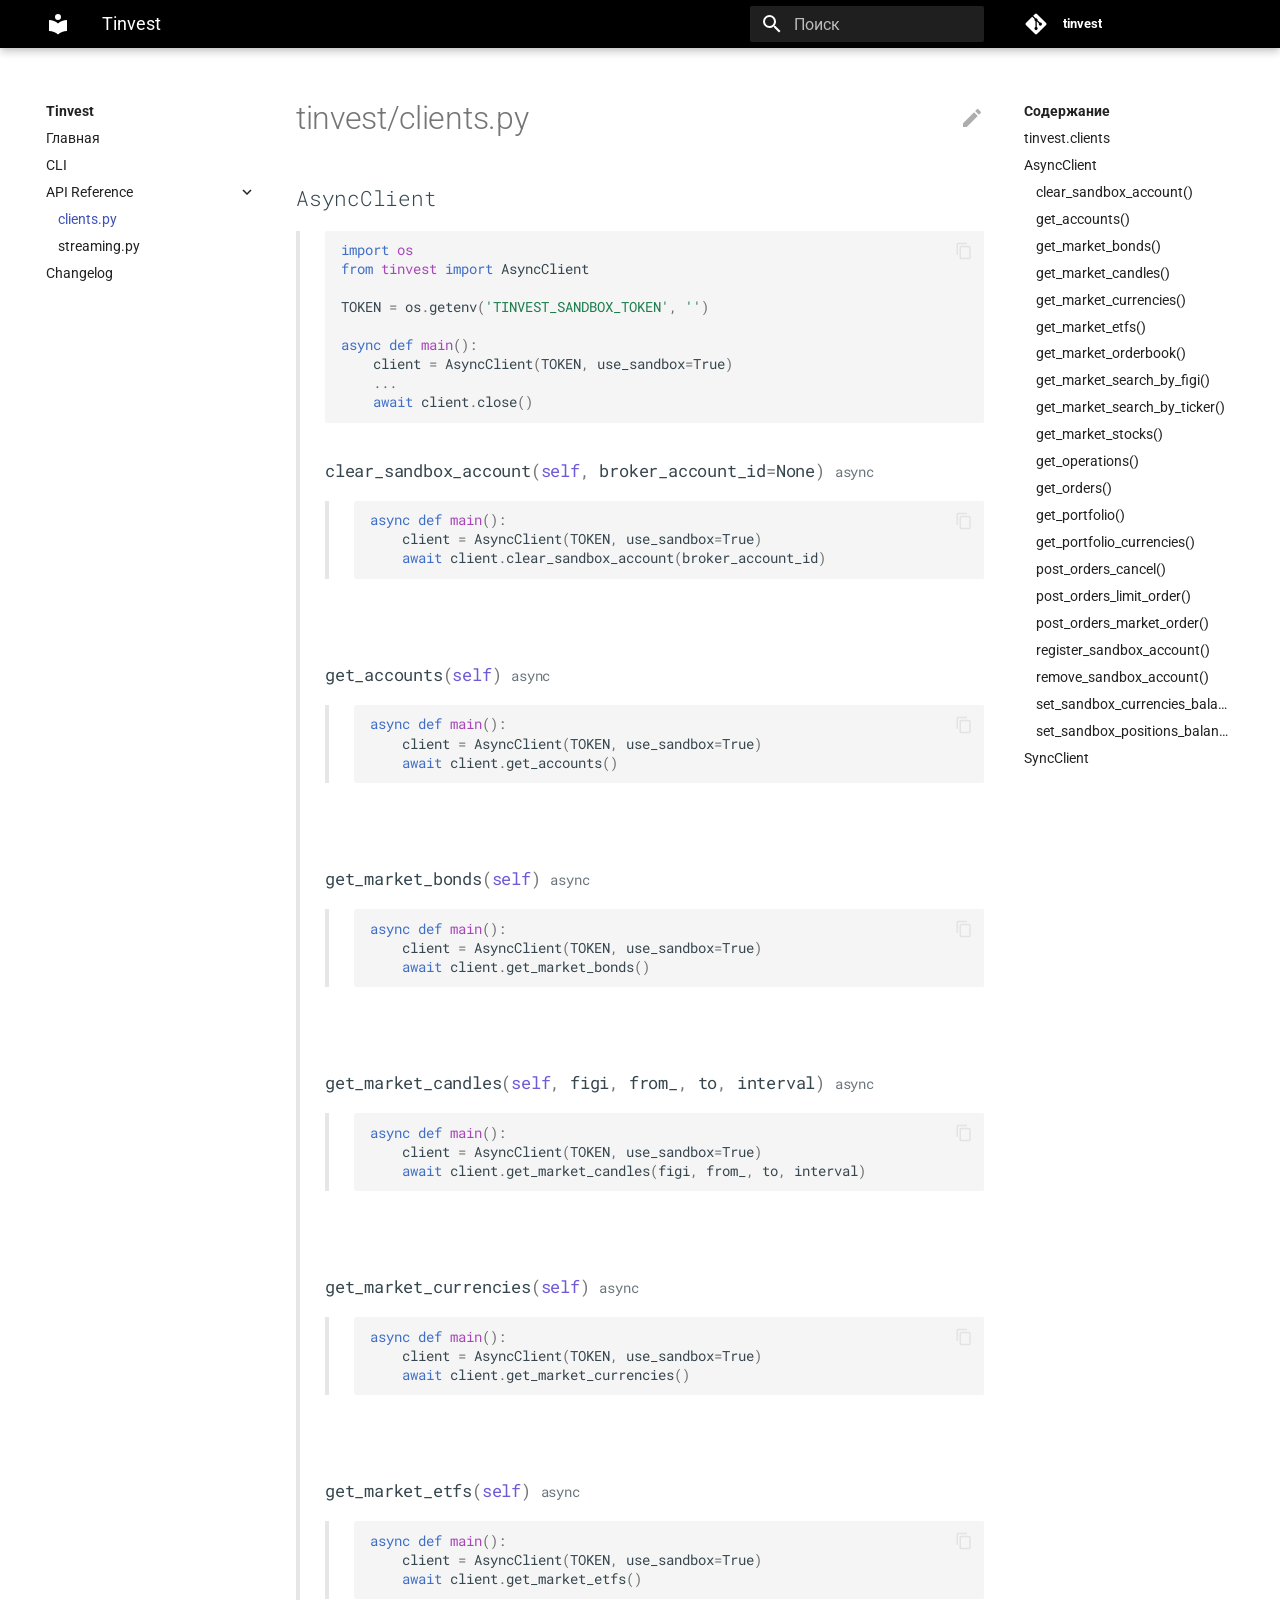
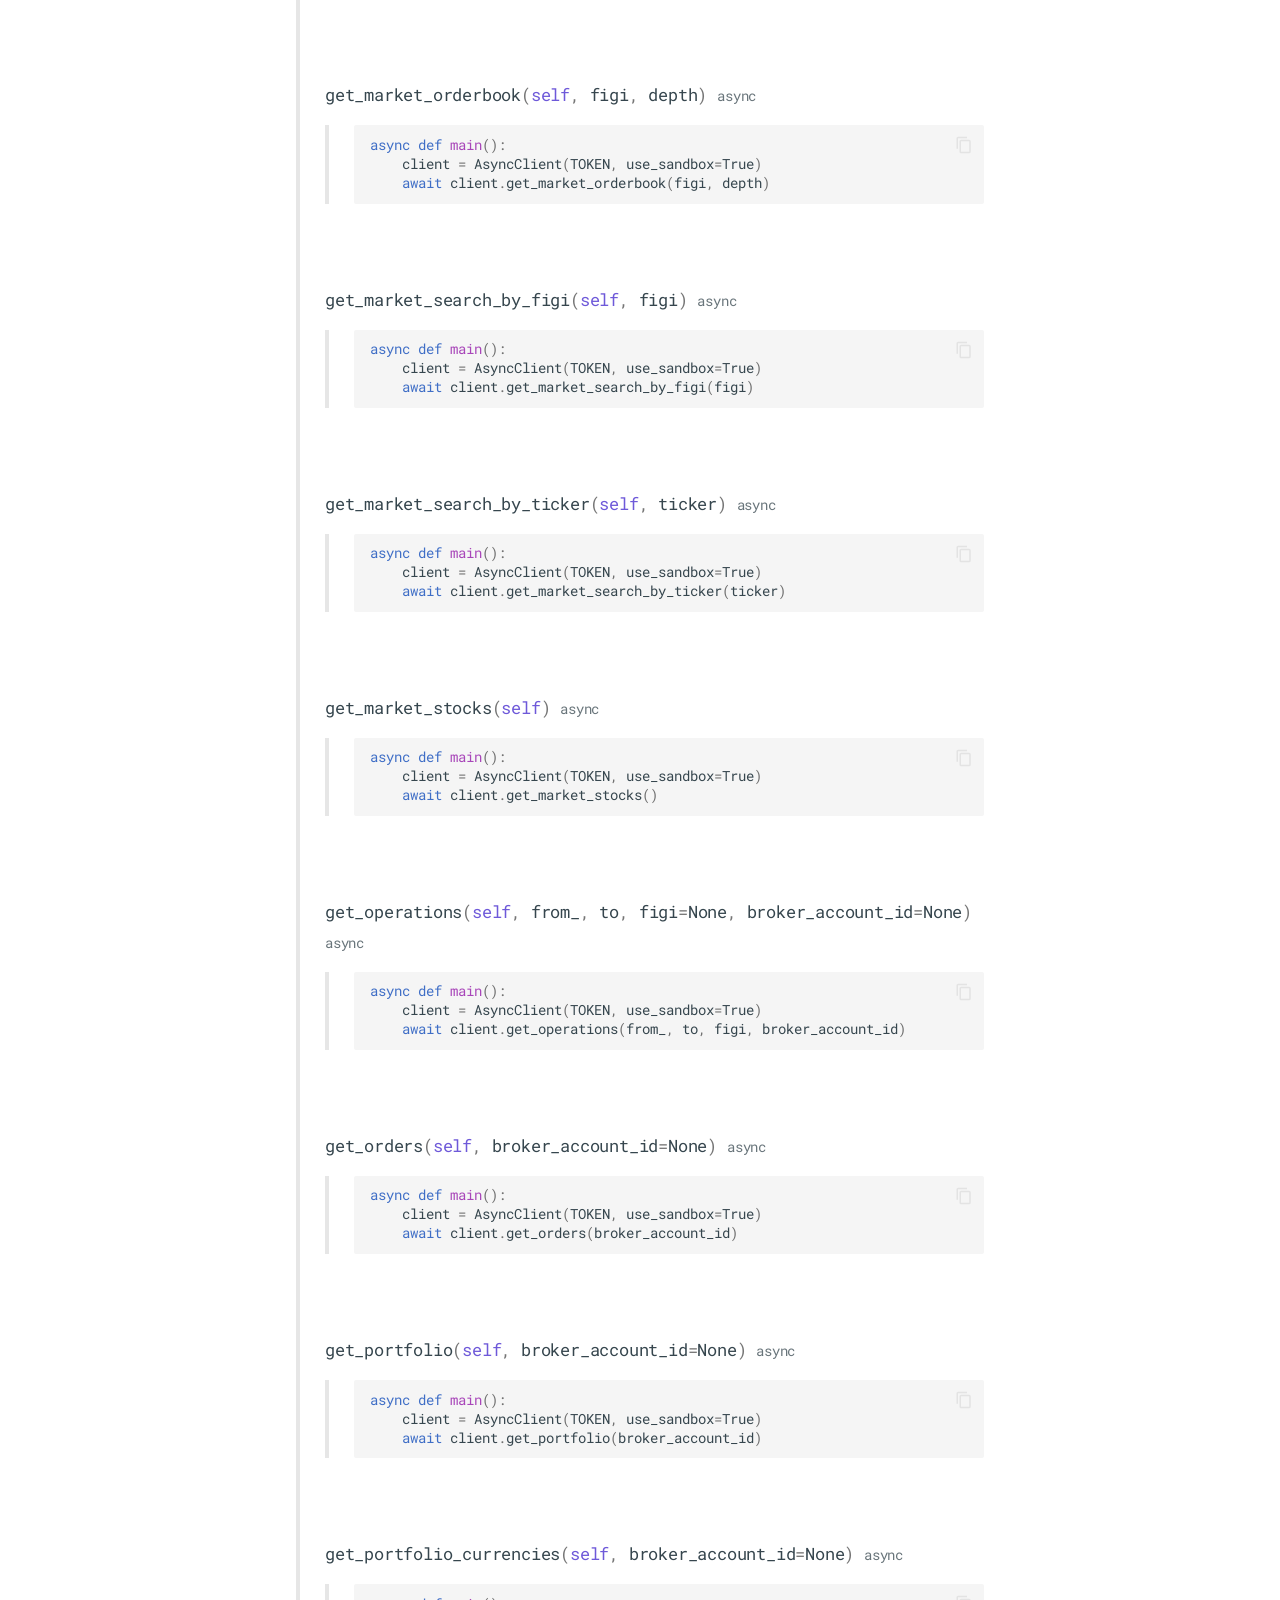
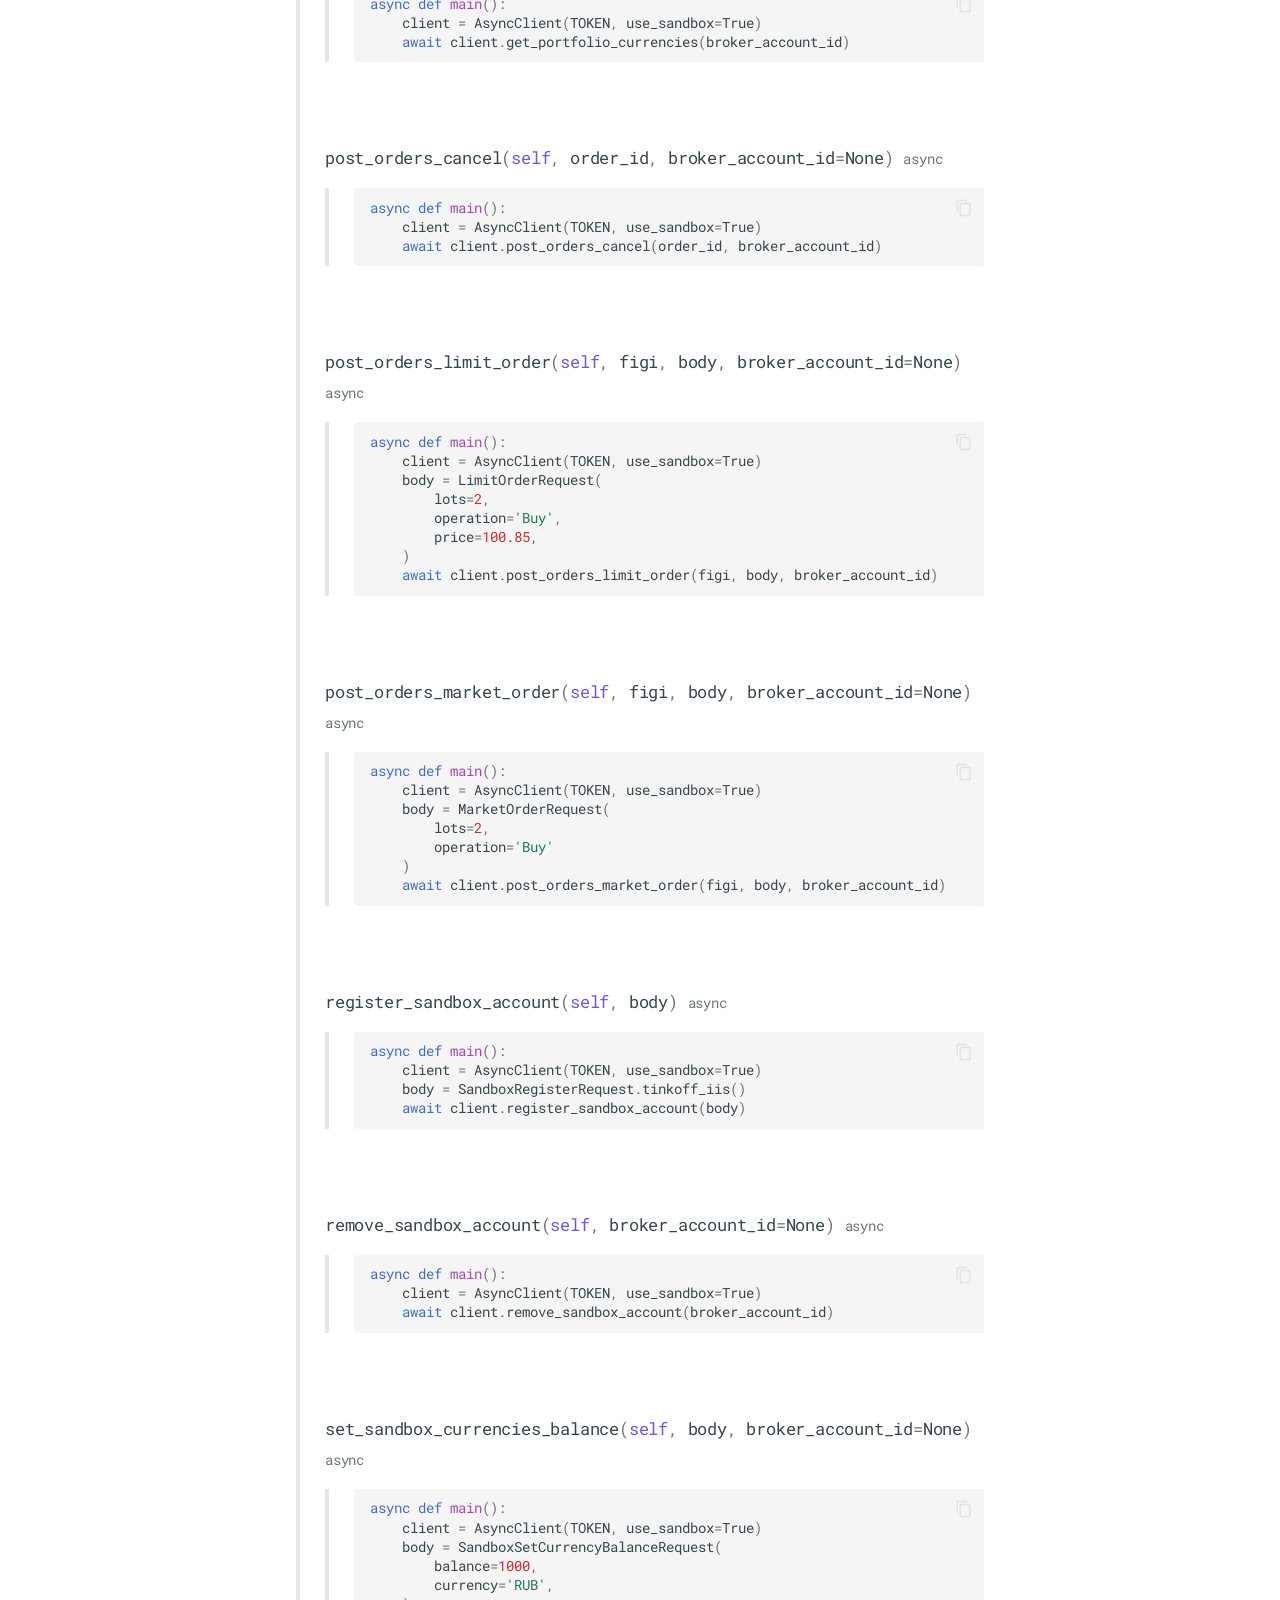
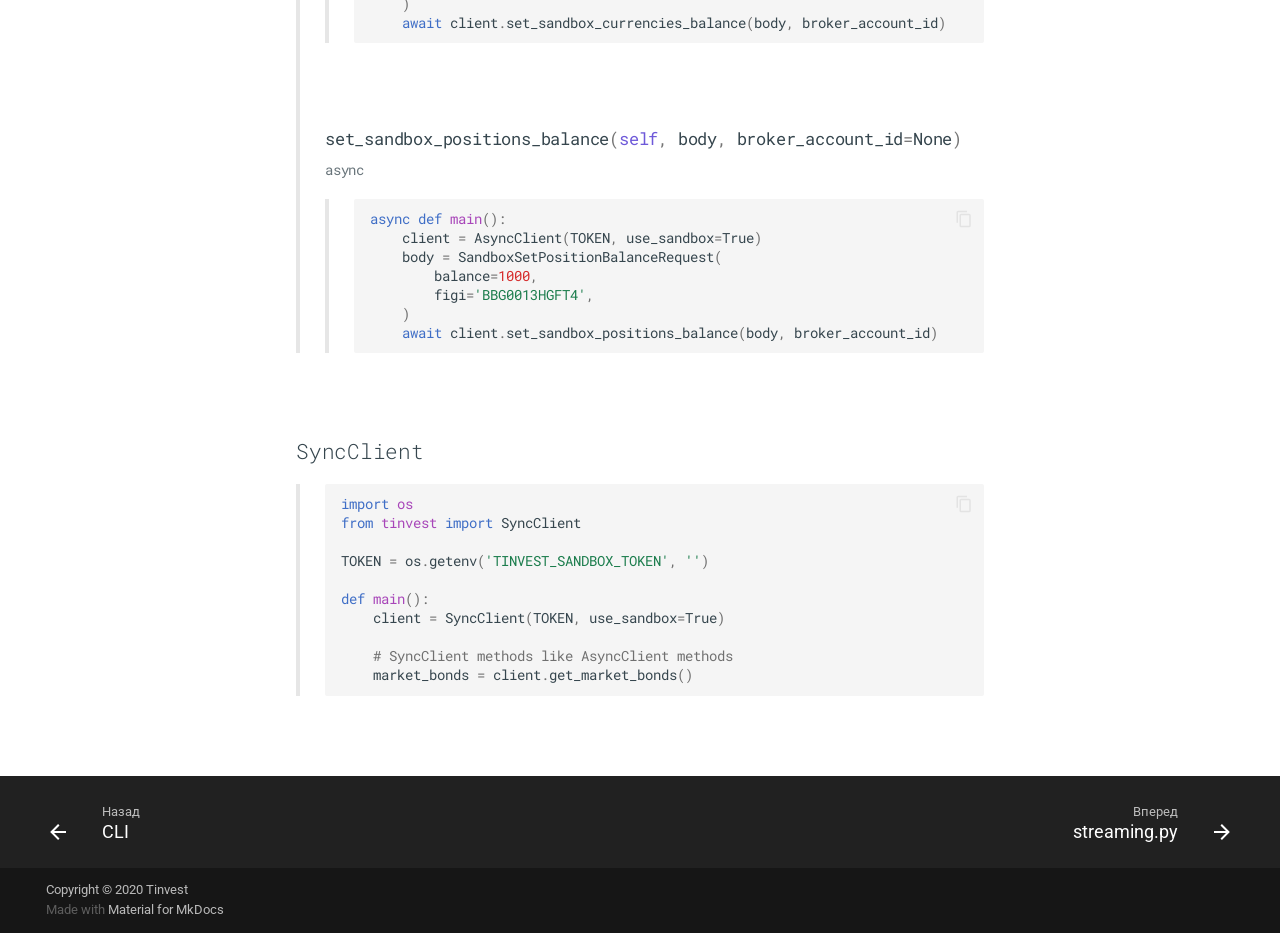
<file: tinvest/clients/index.html>
<!doctype html>
<html lang="ru" class="no-js">
  <head>
    
      <meta charset="utf-8">
      <meta name="viewport" content="width=device-width,initial-scale=1">
      
        <meta name="description" content="Данный проект представляет собой инструментарий на языке Python для работы с OpenAPI Тинькофф Инвестиции, который можно использовать для создания торговых роботов.">
      
      
      
      
        <link rel="canonical" href="https://daxartio.github.io/tinvest/tinvest/clients/">
      
      <link rel="shortcut icon" href="../../assets/images/favicon.png">
      <meta name="generator" content="mkdocs-1.1.2, mkdocs-material-6.2.3">
    
    
      
        <title>clients.py - Tinvest</title>
      
    
    
      <link rel="stylesheet" href="../../assets/stylesheets/main.3b61ea93.min.css">
      
        
        <link rel="stylesheet" href="../../assets/stylesheets/palette.39b8e14a.min.css">
        
          
          
          <meta name="theme-color" content="#000000">
        
      
    
    
    
      
        
        <link rel="preconnect" href="https://fonts.gstatic.com" crossorigin>
        <link rel="stylesheet" href="https://fonts.googleapis.com/css?family=Roboto:300,400,400i,700%7CRoboto+Mono&display=fallback">
        <style>body,input{font-family:"Roboto",-apple-system,BlinkMacSystemFont,Helvetica,Arial,sans-serif}code,kbd,pre{font-family:"Roboto Mono",SFMono-Regular,Consolas,Menlo,monospace}</style>
      
    
    
    
      <link rel="stylesheet" href="../../custom.css">
    
    
      
    
    
  </head>
  
  
    
    
    
    
    
    <body dir="ltr" data-md-color-scheme="" data-md-color-primary="black" data-md-color-accent="yellow">
      
  
    
    <input class="md-toggle" data-md-toggle="drawer" type="checkbox" id="__drawer" autocomplete="off">
    <input class="md-toggle" data-md-toggle="search" type="checkbox" id="__search" autocomplete="off">
    <label class="md-overlay" for="__drawer"></label>
    <div data-md-component="skip">
      
        
        <a href="#tinvestclientspy" class="md-skip">
          Перейти к содержанию
        </a>
      
    </div>
    <div data-md-component="announce">
      
    </div>
    
      

<header class="md-header" data-md-component="header">
  <nav class="md-header-nav md-grid" aria-label="Header">
    <a href="https://daxartio.github.io/tinvest/" title="Tinvest" class="md-header-nav__button md-logo" aria-label="Tinvest">
      
  
  <svg xmlns="http://www.w3.org/2000/svg" viewBox="0 0 24 24"><path d="M12 8a3 3 0 003-3 3 3 0 00-3-3 3 3 0 00-3 3 3 3 0 003 3m0 3.54C9.64 9.35 6.5 8 3 8v11c3.5 0 6.64 1.35 9 3.54 2.36-2.19 5.5-3.54 9-3.54V8c-3.5 0-6.64 1.35-9 3.54z"/></svg>

    </a>
    <label class="md-header-nav__button md-icon" for="__drawer">
      <svg xmlns="http://www.w3.org/2000/svg" viewBox="0 0 24 24"><path d="M3 6h18v2H3V6m0 5h18v2H3v-2m0 5h18v2H3v-2z"/></svg>
    </label>
    <div class="md-header-nav__title" data-md-component="header-title">
      <div class="md-header-nav__ellipsis">
        <div class="md-header-nav__topic">
          <span class="md-ellipsis">
            Tinvest
          </span>
        </div>
        <div class="md-header-nav__topic">
          <span class="md-ellipsis">
            
              clients.py
            
          </span>
        </div>
      </div>
    </div>
    
      <label class="md-header-nav__button md-icon" for="__search">
        <svg xmlns="http://www.w3.org/2000/svg" viewBox="0 0 24 24"><path d="M9.5 3A6.5 6.5 0 0116 9.5c0 1.61-.59 3.09-1.56 4.23l.27.27h.79l5 5-1.5 1.5-5-5v-.79l-.27-.27A6.516 6.516 0 019.5 16 6.5 6.5 0 013 9.5 6.5 6.5 0 019.5 3m0 2C7 5 5 7 5 9.5S7 14 9.5 14 14 12 14 9.5 12 5 9.5 5z"/></svg>
      </label>
      
<div class="md-search" data-md-component="search" role="dialog">
  <label class="md-search__overlay" for="__search"></label>
  <div class="md-search__inner" role="search">
    <form class="md-search__form" name="search">
      <input type="text" class="md-search__input" name="query" aria-label="Поиск" placeholder="Поиск" autocapitalize="off" autocorrect="off" autocomplete="off" spellcheck="false" data-md-component="search-query" data-md-state="active" required>
      <label class="md-search__icon md-icon" for="__search">
        <svg xmlns="http://www.w3.org/2000/svg" viewBox="0 0 24 24"><path d="M9.5 3A6.5 6.5 0 0116 9.5c0 1.61-.59 3.09-1.56 4.23l.27.27h.79l5 5-1.5 1.5-5-5v-.79l-.27-.27A6.516 6.516 0 019.5 16 6.5 6.5 0 013 9.5 6.5 6.5 0 019.5 3m0 2C7 5 5 7 5 9.5S7 14 9.5 14 14 12 14 9.5 12 5 9.5 5z"/></svg>
        <svg xmlns="http://www.w3.org/2000/svg" viewBox="0 0 24 24"><path d="M20 11v2H8l5.5 5.5-1.42 1.42L4.16 12l7.92-7.92L13.5 5.5 8 11h12z"/></svg>
      </label>
      <button type="reset" class="md-search__icon md-icon" aria-label="Clear" data-md-component="search-reset" tabindex="-1">
        <svg xmlns="http://www.w3.org/2000/svg" viewBox="0 0 24 24"><path d="M19 6.41L17.59 5 12 10.59 6.41 5 5 6.41 10.59 12 5 17.59 6.41 19 12 13.41 17.59 19 19 17.59 13.41 12 19 6.41z"/></svg>
      </button>
    </form>
    <div class="md-search__output">
      <div class="md-search__scrollwrap" data-md-scrollfix>
        <div class="md-search-result" data-md-component="search-result">
          <div class="md-search-result__meta">
            Initializing search
          </div>
          <ol class="md-search-result__list"></ol>
        </div>
      </div>
    </div>
  </div>
</div>
    
    
      <div class="md-header-nav__source">
        
<a href="https://github.com/daxartio/tinvest/" title="Перейти к репозиторию" class="md-source">
  <div class="md-source__icon md-icon">
    
    <svg xmlns="http://www.w3.org/2000/svg" viewBox="0 0 448 512"><path d="M439.55 236.05L244 40.45a28.87 28.87 0 00-40.81 0l-40.66 40.63 51.52 51.52c27.06-9.14 52.68 16.77 43.39 43.68l49.66 49.66c34.23-11.8 61.18 31 35.47 56.69-26.49 26.49-70.21-2.87-56-37.34L240.22 199v121.85c25.3 12.54 22.26 41.85 9.08 55a34.34 34.34 0 01-48.55 0c-17.57-17.6-11.07-46.91 11.25-56v-123c-20.8-8.51-24.6-30.74-18.64-45L142.57 101 8.45 235.14a28.86 28.86 0 000 40.81l195.61 195.6a28.86 28.86 0 0040.8 0l194.69-194.69a28.86 28.86 0 000-40.81z"/></svg>
  </div>
  <div class="md-source__repository">
    tinvest
  </div>
</a>
      </div>
    
  </nav>
</header>
    
    <div class="md-container" data-md-component="container">
      
      
        
      
      <main class="md-main" data-md-component="main">
        <div class="md-main__inner md-grid">
          
            
              
              <div class="md-sidebar md-sidebar--primary" data-md-component="navigation" >
                <div class="md-sidebar__scrollwrap">
                  <div class="md-sidebar__inner">
                    




<nav class="md-nav md-nav--primary" aria-label="Navigation" data-md-level="0">
  <label class="md-nav__title" for="__drawer">
    <a href="https://daxartio.github.io/tinvest/" title="Tinvest" class="md-nav__button md-logo" aria-label="Tinvest">
      
  
  <svg xmlns="http://www.w3.org/2000/svg" viewBox="0 0 24 24"><path d="M12 8a3 3 0 003-3 3 3 0 00-3-3 3 3 0 00-3 3 3 3 0 003 3m0 3.54C9.64 9.35 6.5 8 3 8v11c3.5 0 6.64 1.35 9 3.54 2.36-2.19 5.5-3.54 9-3.54V8c-3.5 0-6.64 1.35-9 3.54z"/></svg>

    </a>
    Tinvest
  </label>
  
    <div class="md-nav__source">
      
<a href="https://github.com/daxartio/tinvest/" title="Перейти к репозиторию" class="md-source">
  <div class="md-source__icon md-icon">
    
    <svg xmlns="http://www.w3.org/2000/svg" viewBox="0 0 448 512"><path d="M439.55 236.05L244 40.45a28.87 28.87 0 00-40.81 0l-40.66 40.63 51.52 51.52c27.06-9.14 52.68 16.77 43.39 43.68l49.66 49.66c34.23-11.8 61.18 31 35.47 56.69-26.49 26.49-70.21-2.87-56-37.34L240.22 199v121.85c25.3 12.54 22.26 41.85 9.08 55a34.34 34.34 0 01-48.55 0c-17.57-17.6-11.07-46.91 11.25-56v-123c-20.8-8.51-24.6-30.74-18.64-45L142.57 101 8.45 235.14a28.86 28.86 0 000 40.81l195.61 195.6a28.86 28.86 0 0040.8 0l194.69-194.69a28.86 28.86 0 000-40.81z"/></svg>
  </div>
  <div class="md-source__repository">
    tinvest
  </div>
</a>
    </div>
  
  <ul class="md-nav__list" data-md-scrollfix>
    
      
      
      



  <li class="md-nav__item">
    <a href="../.." class="md-nav__link">
      Главная
    </a>
  </li>

    
      
      
      



  <li class="md-nav__item">
    <a href="../../cli/" class="md-nav__link">
      CLI
    </a>
  </li>

    
      
      
      


  


  
  <li class="md-nav__item md-nav__item--active md-nav__item--nested">
    
    
      <input class="md-nav__toggle md-toggle" data-md-toggle="nav-3" type="checkbox" id="nav-3" checked>
    
    <label class="md-nav__link" for="nav-3">
      API Reference
      <span class="md-nav__icon md-icon"></span>
    </label>
    <nav class="md-nav" aria-label="API Reference" data-md-level="1">
      <label class="md-nav__title" for="nav-3">
        <span class="md-nav__icon md-icon"></span>
        API Reference
      </label>
      <ul class="md-nav__list" data-md-scrollfix>
        
        
          
          
          


  


  <li class="md-nav__item md-nav__item--active">
    
    <input class="md-nav__toggle md-toggle" data-md-toggle="toc" type="checkbox" id="__toc">
    
      
    
    
      <label class="md-nav__link md-nav__link--active" for="__toc">
        clients.py
        <span class="md-nav__icon md-icon"></span>
      </label>
    
    <a href="./" class="md-nav__link md-nav__link--active">
      clients.py
    </a>
    
      
<nav class="md-nav md-nav--secondary" aria-label="Содержание">
  
  
    
  
  
    <label class="md-nav__title" for="__toc">
      <span class="md-nav__icon md-icon"></span>
      Содержание
    </label>
    <ul class="md-nav__list" data-md-scrollfix>
      
        <li class="md-nav__item">
  <a href="#tinvest.clients" class="md-nav__link">
    tinvest.clients
  </a>
  
</li>
      
        <li class="md-nav__item">
  <a href="#tinvest.clients.AsyncClient" class="md-nav__link">
    AsyncClient
  </a>
  
    <nav class="md-nav" aria-label="AsyncClient">
      <ul class="md-nav__list">
        
          <li class="md-nav__item">
  <a href="#tinvest.clients.AsyncClient.clear_sandbox_account" class="md-nav__link">
    clear_sandbox_account()
  </a>
  
</li>
        
          <li class="md-nav__item">
  <a href="#tinvest.clients.AsyncClient.get_accounts" class="md-nav__link">
    get_accounts()
  </a>
  
</li>
        
          <li class="md-nav__item">
  <a href="#tinvest.clients.AsyncClient.get_market_bonds" class="md-nav__link">
    get_market_bonds()
  </a>
  
</li>
        
          <li class="md-nav__item">
  <a href="#tinvest.clients.AsyncClient.get_market_candles" class="md-nav__link">
    get_market_candles()
  </a>
  
</li>
        
          <li class="md-nav__item">
  <a href="#tinvest.clients.AsyncClient.get_market_currencies" class="md-nav__link">
    get_market_currencies()
  </a>
  
</li>
        
          <li class="md-nav__item">
  <a href="#tinvest.clients.AsyncClient.get_market_etfs" class="md-nav__link">
    get_market_etfs()
  </a>
  
</li>
        
          <li class="md-nav__item">
  <a href="#tinvest.clients.AsyncClient.get_market_orderbook" class="md-nav__link">
    get_market_orderbook()
  </a>
  
</li>
        
          <li class="md-nav__item">
  <a href="#tinvest.clients.AsyncClient.get_market_search_by_figi" class="md-nav__link">
    get_market_search_by_figi()
  </a>
  
</li>
        
          <li class="md-nav__item">
  <a href="#tinvest.clients.AsyncClient.get_market_search_by_ticker" class="md-nav__link">
    get_market_search_by_ticker()
  </a>
  
</li>
        
          <li class="md-nav__item">
  <a href="#tinvest.clients.AsyncClient.get_market_stocks" class="md-nav__link">
    get_market_stocks()
  </a>
  
</li>
        
          <li class="md-nav__item">
  <a href="#tinvest.clients.AsyncClient.get_operations" class="md-nav__link">
    get_operations()
  </a>
  
</li>
        
          <li class="md-nav__item">
  <a href="#tinvest.clients.AsyncClient.get_orders" class="md-nav__link">
    get_orders()
  </a>
  
</li>
        
          <li class="md-nav__item">
  <a href="#tinvest.clients.AsyncClient.get_portfolio" class="md-nav__link">
    get_portfolio()
  </a>
  
</li>
        
          <li class="md-nav__item">
  <a href="#tinvest.clients.AsyncClient.get_portfolio_currencies" class="md-nav__link">
    get_portfolio_currencies()
  </a>
  
</li>
        
          <li class="md-nav__item">
  <a href="#tinvest.clients.AsyncClient.post_orders_cancel" class="md-nav__link">
    post_orders_cancel()
  </a>
  
</li>
        
          <li class="md-nav__item">
  <a href="#tinvest.clients.AsyncClient.post_orders_limit_order" class="md-nav__link">
    post_orders_limit_order()
  </a>
  
</li>
        
          <li class="md-nav__item">
  <a href="#tinvest.clients.AsyncClient.post_orders_market_order" class="md-nav__link">
    post_orders_market_order()
  </a>
  
</li>
        
          <li class="md-nav__item">
  <a href="#tinvest.clients.AsyncClient.register_sandbox_account" class="md-nav__link">
    register_sandbox_account()
  </a>
  
</li>
        
          <li class="md-nav__item">
  <a href="#tinvest.clients.AsyncClient.remove_sandbox_account" class="md-nav__link">
    remove_sandbox_account()
  </a>
  
</li>
        
          <li class="md-nav__item">
  <a href="#tinvest.clients.AsyncClient.set_sandbox_currencies_balance" class="md-nav__link">
    set_sandbox_currencies_balance()
  </a>
  
</li>
        
          <li class="md-nav__item">
  <a href="#tinvest.clients.AsyncClient.set_sandbox_positions_balance" class="md-nav__link">
    set_sandbox_positions_balance()
  </a>
  
</li>
        
      </ul>
    </nav>
  
</li>
      
        <li class="md-nav__item">
  <a href="#tinvest.clients.SyncClient" class="md-nav__link">
    SyncClient
  </a>
  
</li>
      
    </ul>
  
</nav>
    
  </li>

        
          
          
          



  <li class="md-nav__item">
    <a href="../streaming/" class="md-nav__link">
      streaming.py
    </a>
  </li>

        
      </ul>
    </nav>
  </li>

    
      
      
      



  <li class="md-nav__item">
    <a href="../../CHANGELOG/" class="md-nav__link">
      Changelog
    </a>
  </li>

    
  </ul>
</nav>
                  </div>
                </div>
              </div>
            
            
              
              <div class="md-sidebar md-sidebar--secondary" data-md-component="toc" >
                <div class="md-sidebar__scrollwrap">
                  <div class="md-sidebar__inner">
                    
<nav class="md-nav md-nav--secondary" aria-label="Содержание">
  
  
    
  
  
    <label class="md-nav__title" for="__toc">
      <span class="md-nav__icon md-icon"></span>
      Содержание
    </label>
    <ul class="md-nav__list" data-md-scrollfix>
      
        <li class="md-nav__item">
  <a href="#tinvest.clients" class="md-nav__link">
    tinvest.clients
  </a>
  
</li>
      
        <li class="md-nav__item">
  <a href="#tinvest.clients.AsyncClient" class="md-nav__link">
    AsyncClient
  </a>
  
    <nav class="md-nav" aria-label="AsyncClient">
      <ul class="md-nav__list">
        
          <li class="md-nav__item">
  <a href="#tinvest.clients.AsyncClient.clear_sandbox_account" class="md-nav__link">
    clear_sandbox_account()
  </a>
  
</li>
        
          <li class="md-nav__item">
  <a href="#tinvest.clients.AsyncClient.get_accounts" class="md-nav__link">
    get_accounts()
  </a>
  
</li>
        
          <li class="md-nav__item">
  <a href="#tinvest.clients.AsyncClient.get_market_bonds" class="md-nav__link">
    get_market_bonds()
  </a>
  
</li>
        
          <li class="md-nav__item">
  <a href="#tinvest.clients.AsyncClient.get_market_candles" class="md-nav__link">
    get_market_candles()
  </a>
  
</li>
        
          <li class="md-nav__item">
  <a href="#tinvest.clients.AsyncClient.get_market_currencies" class="md-nav__link">
    get_market_currencies()
  </a>
  
</li>
        
          <li class="md-nav__item">
  <a href="#tinvest.clients.AsyncClient.get_market_etfs" class="md-nav__link">
    get_market_etfs()
  </a>
  
</li>
        
          <li class="md-nav__item">
  <a href="#tinvest.clients.AsyncClient.get_market_orderbook" class="md-nav__link">
    get_market_orderbook()
  </a>
  
</li>
        
          <li class="md-nav__item">
  <a href="#tinvest.clients.AsyncClient.get_market_search_by_figi" class="md-nav__link">
    get_market_search_by_figi()
  </a>
  
</li>
        
          <li class="md-nav__item">
  <a href="#tinvest.clients.AsyncClient.get_market_search_by_ticker" class="md-nav__link">
    get_market_search_by_ticker()
  </a>
  
</li>
        
          <li class="md-nav__item">
  <a href="#tinvest.clients.AsyncClient.get_market_stocks" class="md-nav__link">
    get_market_stocks()
  </a>
  
</li>
        
          <li class="md-nav__item">
  <a href="#tinvest.clients.AsyncClient.get_operations" class="md-nav__link">
    get_operations()
  </a>
  
</li>
        
          <li class="md-nav__item">
  <a href="#tinvest.clients.AsyncClient.get_orders" class="md-nav__link">
    get_orders()
  </a>
  
</li>
        
          <li class="md-nav__item">
  <a href="#tinvest.clients.AsyncClient.get_portfolio" class="md-nav__link">
    get_portfolio()
  </a>
  
</li>
        
          <li class="md-nav__item">
  <a href="#tinvest.clients.AsyncClient.get_portfolio_currencies" class="md-nav__link">
    get_portfolio_currencies()
  </a>
  
</li>
        
          <li class="md-nav__item">
  <a href="#tinvest.clients.AsyncClient.post_orders_cancel" class="md-nav__link">
    post_orders_cancel()
  </a>
  
</li>
        
          <li class="md-nav__item">
  <a href="#tinvest.clients.AsyncClient.post_orders_limit_order" class="md-nav__link">
    post_orders_limit_order()
  </a>
  
</li>
        
          <li class="md-nav__item">
  <a href="#tinvest.clients.AsyncClient.post_orders_market_order" class="md-nav__link">
    post_orders_market_order()
  </a>
  
</li>
        
          <li class="md-nav__item">
  <a href="#tinvest.clients.AsyncClient.register_sandbox_account" class="md-nav__link">
    register_sandbox_account()
  </a>
  
</li>
        
          <li class="md-nav__item">
  <a href="#tinvest.clients.AsyncClient.remove_sandbox_account" class="md-nav__link">
    remove_sandbox_account()
  </a>
  
</li>
        
          <li class="md-nav__item">
  <a href="#tinvest.clients.AsyncClient.set_sandbox_currencies_balance" class="md-nav__link">
    set_sandbox_currencies_balance()
  </a>
  
</li>
        
          <li class="md-nav__item">
  <a href="#tinvest.clients.AsyncClient.set_sandbox_positions_balance" class="md-nav__link">
    set_sandbox_positions_balance()
  </a>
  
</li>
        
      </ul>
    </nav>
  
</li>
      
        <li class="md-nav__item">
  <a href="#tinvest.clients.SyncClient" class="md-nav__link">
    SyncClient
  </a>
  
</li>
      
    </ul>
  
</nav>
                  </div>
                </div>
              </div>
            
          
          <div class="md-content">
            <article class="md-content__inner md-typeset">
              
                
                  <a href="https://github.com/daxartio/tinvest/edit/master/docs/tinvest/clients.md" title="Редактировать страницу" class="md-content__button md-icon">
                    <svg xmlns="http://www.w3.org/2000/svg" viewBox="0 0 24 24"><path d="M20.71 7.04c.39-.39.39-1.04 0-1.41l-2.34-2.34c-.37-.39-1.02-.39-1.41 0l-1.84 1.83 3.75 3.75M3 17.25V21h3.75L17.81 9.93l-3.75-3.75L3 17.25z"/></svg>
                  </a>
                
                
                <h1 id="tinvestclientspy">tinvest/clients.py</h1>
<div class="doc doc-object doc-module">
<h2 class="hidden-toc" href="#tinvest.clients" id="tinvest.clients" style="visibility: hidden; position: absolute;">
        </h2>
<div class="doc doc-contents first">
<div class="doc doc-children">
<div class="doc doc-object doc-class">
<h2 class="doc doc-heading" id="tinvest.clients.AsyncClient">

        <code>AsyncClient</code>


      </h2>
<div class="doc doc-contents ">
<div class="highlight">
<pre><span></span><code><span class="kn">import</span> <span class="nn">os</span>
<span class="kn">from</span> <span class="nn">tinvest</span> <span class="kn">import</span> <span class="n">AsyncClient</span>

<span class="n">TOKEN</span> <span class="o">=</span> <span class="n">os</span><span class="o">.</span><span class="n">getenv</span><span class="p">(</span><span class="s1">'TINVEST_SANDBOX_TOKEN'</span><span class="p">,</span> <span class="s1">''</span><span class="p">)</span>

<span class="k">async</span> <span class="k">def</span> <span class="nf">main</span><span class="p">():</span>
    <span class="n">client</span> <span class="o">=</span> <span class="n">AsyncClient</span><span class="p">(</span><span class="n">TOKEN</span><span class="p">,</span> <span class="n">use_sandbox</span><span class="o">=</span><span class="kc">True</span><span class="p">)</span>
    <span class="o">...</span>
    <span class="k">await</span> <span class="n">client</span><span class="o">.</span><span class="n">close</span><span class="p">()</span>
</code></pre>
</div>
<div class="doc doc-children">
<div class="doc doc-object doc-method">
<h3 class="doc doc-heading" id="tinvest.clients.AsyncClient.clear_sandbox_account">

        <code class="highlight language-python">
clear_sandbox_account<span class="p">(</span><span class="bp">self</span><span class="p">,</span> <span class="n">broker_account_id</span><span class="o">=</span><span class="kc">None</span><span class="p">)</span>        </code>

  <span class="doc doc-properties">
      <small class="doc doc-property doc-property-async"><code>async</code></small>
  </span>

      </h3>
<div class="doc doc-contents ">
<div class="highlight">
<pre><span></span><code><span class="k">async</span> <span class="k">def</span> <span class="nf">main</span><span class="p">():</span>
    <span class="n">client</span> <span class="o">=</span> <span class="n">AsyncClient</span><span class="p">(</span><span class="n">TOKEN</span><span class="p">,</span> <span class="n">use_sandbox</span><span class="o">=</span><span class="kc">True</span><span class="p">)</span>
    <span class="k">await</span> <span class="n">client</span><span class="o">.</span><span class="n">clear_sandbox_account</span><span class="p">(</span><span class="n">broker_account_id</span><span class="p">)</span>
</code></pre>
</div>
</div>
</div>
<div class="doc doc-object doc-method">
<h3 class="doc doc-heading" id="tinvest.clients.AsyncClient.get_accounts">

        <code class="highlight language-python">
get_accounts<span class="p">(</span><span class="bp">self</span><span class="p">)</span>        </code>

  <span class="doc doc-properties">
      <small class="doc doc-property doc-property-async"><code>async</code></small>
  </span>

      </h3>
<div class="doc doc-contents ">
<div class="highlight">
<pre><span></span><code><span class="k">async</span> <span class="k">def</span> <span class="nf">main</span><span class="p">():</span>
    <span class="n">client</span> <span class="o">=</span> <span class="n">AsyncClient</span><span class="p">(</span><span class="n">TOKEN</span><span class="p">,</span> <span class="n">use_sandbox</span><span class="o">=</span><span class="kc">True</span><span class="p">)</span>
    <span class="k">await</span> <span class="n">client</span><span class="o">.</span><span class="n">get_accounts</span><span class="p">()</span>
</code></pre>
</div>
</div>
</div>
<div class="doc doc-object doc-method">
<h3 class="doc doc-heading" id="tinvest.clients.AsyncClient.get_market_bonds">

        <code class="highlight language-python">
get_market_bonds<span class="p">(</span><span class="bp">self</span><span class="p">)</span>        </code>

  <span class="doc doc-properties">
      <small class="doc doc-property doc-property-async"><code>async</code></small>
  </span>

      </h3>
<div class="doc doc-contents ">
<div class="highlight">
<pre><span></span><code><span class="k">async</span> <span class="k">def</span> <span class="nf">main</span><span class="p">():</span>
    <span class="n">client</span> <span class="o">=</span> <span class="n">AsyncClient</span><span class="p">(</span><span class="n">TOKEN</span><span class="p">,</span> <span class="n">use_sandbox</span><span class="o">=</span><span class="kc">True</span><span class="p">)</span>
    <span class="k">await</span> <span class="n">client</span><span class="o">.</span><span class="n">get_market_bonds</span><span class="p">()</span>
</code></pre>
</div>
</div>
</div>
<div class="doc doc-object doc-method">
<h3 class="doc doc-heading" id="tinvest.clients.AsyncClient.get_market_candles">

        <code class="highlight language-python">
get_market_candles<span class="p">(</span><span class="bp">self</span><span class="p">,</span> <span class="n">figi</span><span class="p">,</span> <span class="n">from_</span><span class="p">,</span> <span class="n">to</span><span class="p">,</span> <span class="n">interval</span><span class="p">)</span>        </code>

  <span class="doc doc-properties">
      <small class="doc doc-property doc-property-async"><code>async</code></small>
  </span>

      </h3>
<div class="doc doc-contents ">
<div class="highlight">
<pre><span></span><code><span class="k">async</span> <span class="k">def</span> <span class="nf">main</span><span class="p">():</span>
    <span class="n">client</span> <span class="o">=</span> <span class="n">AsyncClient</span><span class="p">(</span><span class="n">TOKEN</span><span class="p">,</span> <span class="n">use_sandbox</span><span class="o">=</span><span class="kc">True</span><span class="p">)</span>
    <span class="k">await</span> <span class="n">client</span><span class="o">.</span><span class="n">get_market_candles</span><span class="p">(</span><span class="n">figi</span><span class="p">,</span> <span class="n">from_</span><span class="p">,</span> <span class="n">to</span><span class="p">,</span> <span class="n">interval</span><span class="p">)</span>
</code></pre>
</div>
</div>
</div>
<div class="doc doc-object doc-method">
<h3 class="doc doc-heading" id="tinvest.clients.AsyncClient.get_market_currencies">

        <code class="highlight language-python">
get_market_currencies<span class="p">(</span><span class="bp">self</span><span class="p">)</span>        </code>

  <span class="doc doc-properties">
      <small class="doc doc-property doc-property-async"><code>async</code></small>
  </span>

      </h3>
<div class="doc doc-contents ">
<div class="highlight">
<pre><span></span><code><span class="k">async</span> <span class="k">def</span> <span class="nf">main</span><span class="p">():</span>
    <span class="n">client</span> <span class="o">=</span> <span class="n">AsyncClient</span><span class="p">(</span><span class="n">TOKEN</span><span class="p">,</span> <span class="n">use_sandbox</span><span class="o">=</span><span class="kc">True</span><span class="p">)</span>
    <span class="k">await</span> <span class="n">client</span><span class="o">.</span><span class="n">get_market_currencies</span><span class="p">()</span>
</code></pre>
</div>
</div>
</div>
<div class="doc doc-object doc-method">
<h3 class="doc doc-heading" id="tinvest.clients.AsyncClient.get_market_etfs">

        <code class="highlight language-python">
get_market_etfs<span class="p">(</span><span class="bp">self</span><span class="p">)</span>        </code>

  <span class="doc doc-properties">
      <small class="doc doc-property doc-property-async"><code>async</code></small>
  </span>

      </h3>
<div class="doc doc-contents ">
<div class="highlight">
<pre><span></span><code><span class="k">async</span> <span class="k">def</span> <span class="nf">main</span><span class="p">():</span>
    <span class="n">client</span> <span class="o">=</span> <span class="n">AsyncClient</span><span class="p">(</span><span class="n">TOKEN</span><span class="p">,</span> <span class="n">use_sandbox</span><span class="o">=</span><span class="kc">True</span><span class="p">)</span>
    <span class="k">await</span> <span class="n">client</span><span class="o">.</span><span class="n">get_market_etfs</span><span class="p">()</span>
</code></pre>
</div>
</div>
</div>
<div class="doc doc-object doc-method">
<h3 class="doc doc-heading" id="tinvest.clients.AsyncClient.get_market_orderbook">

        <code class="highlight language-python">
get_market_orderbook<span class="p">(</span><span class="bp">self</span><span class="p">,</span> <span class="n">figi</span><span class="p">,</span> <span class="n">depth</span><span class="p">)</span>        </code>

  <span class="doc doc-properties">
      <small class="doc doc-property doc-property-async"><code>async</code></small>
  </span>

      </h3>
<div class="doc doc-contents ">
<div class="highlight">
<pre><span></span><code><span class="k">async</span> <span class="k">def</span> <span class="nf">main</span><span class="p">():</span>
    <span class="n">client</span> <span class="o">=</span> <span class="n">AsyncClient</span><span class="p">(</span><span class="n">TOKEN</span><span class="p">,</span> <span class="n">use_sandbox</span><span class="o">=</span><span class="kc">True</span><span class="p">)</span>
    <span class="k">await</span> <span class="n">client</span><span class="o">.</span><span class="n">get_market_orderbook</span><span class="p">(</span><span class="n">figi</span><span class="p">,</span> <span class="n">depth</span><span class="p">)</span>
</code></pre>
</div>
</div>
</div>
<div class="doc doc-object doc-method">
<h3 class="doc doc-heading" id="tinvest.clients.AsyncClient.get_market_search_by_figi">

        <code class="highlight language-python">
get_market_search_by_figi<span class="p">(</span><span class="bp">self</span><span class="p">,</span> <span class="n">figi</span><span class="p">)</span>        </code>

  <span class="doc doc-properties">
      <small class="doc doc-property doc-property-async"><code>async</code></small>
  </span>

      </h3>
<div class="doc doc-contents ">
<div class="highlight">
<pre><span></span><code><span class="k">async</span> <span class="k">def</span> <span class="nf">main</span><span class="p">():</span>
    <span class="n">client</span> <span class="o">=</span> <span class="n">AsyncClient</span><span class="p">(</span><span class="n">TOKEN</span><span class="p">,</span> <span class="n">use_sandbox</span><span class="o">=</span><span class="kc">True</span><span class="p">)</span>
    <span class="k">await</span> <span class="n">client</span><span class="o">.</span><span class="n">get_market_search_by_figi</span><span class="p">(</span><span class="n">figi</span><span class="p">)</span>
</code></pre>
</div>
</div>
</div>
<div class="doc doc-object doc-method">
<h3 class="doc doc-heading" id="tinvest.clients.AsyncClient.get_market_search_by_ticker">

        <code class="highlight language-python">
get_market_search_by_ticker<span class="p">(</span><span class="bp">self</span><span class="p">,</span> <span class="n">ticker</span><span class="p">)</span>        </code>

  <span class="doc doc-properties">
      <small class="doc doc-property doc-property-async"><code>async</code></small>
  </span>

      </h3>
<div class="doc doc-contents ">
<div class="highlight">
<pre><span></span><code><span class="k">async</span> <span class="k">def</span> <span class="nf">main</span><span class="p">():</span>
    <span class="n">client</span> <span class="o">=</span> <span class="n">AsyncClient</span><span class="p">(</span><span class="n">TOKEN</span><span class="p">,</span> <span class="n">use_sandbox</span><span class="o">=</span><span class="kc">True</span><span class="p">)</span>
    <span class="k">await</span> <span class="n">client</span><span class="o">.</span><span class="n">get_market_search_by_ticker</span><span class="p">(</span><span class="n">ticker</span><span class="p">)</span>
</code></pre>
</div>
</div>
</div>
<div class="doc doc-object doc-method">
<h3 class="doc doc-heading" id="tinvest.clients.AsyncClient.get_market_stocks">

        <code class="highlight language-python">
get_market_stocks<span class="p">(</span><span class="bp">self</span><span class="p">)</span>        </code>

  <span class="doc doc-properties">
      <small class="doc doc-property doc-property-async"><code>async</code></small>
  </span>

      </h3>
<div class="doc doc-contents ">
<div class="highlight">
<pre><span></span><code><span class="k">async</span> <span class="k">def</span> <span class="nf">main</span><span class="p">():</span>
    <span class="n">client</span> <span class="o">=</span> <span class="n">AsyncClient</span><span class="p">(</span><span class="n">TOKEN</span><span class="p">,</span> <span class="n">use_sandbox</span><span class="o">=</span><span class="kc">True</span><span class="p">)</span>
    <span class="k">await</span> <span class="n">client</span><span class="o">.</span><span class="n">get_market_stocks</span><span class="p">()</span>
</code></pre>
</div>
</div>
</div>
<div class="doc doc-object doc-method">
<h3 class="doc doc-heading" id="tinvest.clients.AsyncClient.get_operations">

        <code class="highlight language-python">
get_operations<span class="p">(</span><span class="bp">self</span><span class="p">,</span> <span class="n">from_</span><span class="p">,</span> <span class="n">to</span><span class="p">,</span> <span class="n">figi</span><span class="o">=</span><span class="kc">None</span><span class="p">,</span> <span class="n">broker_account_id</span><span class="o">=</span><span class="kc">None</span><span class="p">)</span>        </code>

  <span class="doc doc-properties">
      <small class="doc doc-property doc-property-async"><code>async</code></small>
  </span>

      </h3>
<div class="doc doc-contents ">
<div class="highlight">
<pre><span></span><code><span class="k">async</span> <span class="k">def</span> <span class="nf">main</span><span class="p">():</span>
    <span class="n">client</span> <span class="o">=</span> <span class="n">AsyncClient</span><span class="p">(</span><span class="n">TOKEN</span><span class="p">,</span> <span class="n">use_sandbox</span><span class="o">=</span><span class="kc">True</span><span class="p">)</span>
    <span class="k">await</span> <span class="n">client</span><span class="o">.</span><span class="n">get_operations</span><span class="p">(</span><span class="n">from_</span><span class="p">,</span> <span class="n">to</span><span class="p">,</span> <span class="n">figi</span><span class="p">,</span> <span class="n">broker_account_id</span><span class="p">)</span>
</code></pre>
</div>
</div>
</div>
<div class="doc doc-object doc-method">
<h3 class="doc doc-heading" id="tinvest.clients.AsyncClient.get_orders">

        <code class="highlight language-python">
get_orders<span class="p">(</span><span class="bp">self</span><span class="p">,</span> <span class="n">broker_account_id</span><span class="o">=</span><span class="kc">None</span><span class="p">)</span>        </code>

  <span class="doc doc-properties">
      <small class="doc doc-property doc-property-async"><code>async</code></small>
  </span>

      </h3>
<div class="doc doc-contents ">
<div class="highlight">
<pre><span></span><code><span class="k">async</span> <span class="k">def</span> <span class="nf">main</span><span class="p">():</span>
    <span class="n">client</span> <span class="o">=</span> <span class="n">AsyncClient</span><span class="p">(</span><span class="n">TOKEN</span><span class="p">,</span> <span class="n">use_sandbox</span><span class="o">=</span><span class="kc">True</span><span class="p">)</span>
    <span class="k">await</span> <span class="n">client</span><span class="o">.</span><span class="n">get_orders</span><span class="p">(</span><span class="n">broker_account_id</span><span class="p">)</span>
</code></pre>
</div>
</div>
</div>
<div class="doc doc-object doc-method">
<h3 class="doc doc-heading" id="tinvest.clients.AsyncClient.get_portfolio">

        <code class="highlight language-python">
get_portfolio<span class="p">(</span><span class="bp">self</span><span class="p">,</span> <span class="n">broker_account_id</span><span class="o">=</span><span class="kc">None</span><span class="p">)</span>        </code>

  <span class="doc doc-properties">
      <small class="doc doc-property doc-property-async"><code>async</code></small>
  </span>

      </h3>
<div class="doc doc-contents ">
<div class="highlight">
<pre><span></span><code><span class="k">async</span> <span class="k">def</span> <span class="nf">main</span><span class="p">():</span>
    <span class="n">client</span> <span class="o">=</span> <span class="n">AsyncClient</span><span class="p">(</span><span class="n">TOKEN</span><span class="p">,</span> <span class="n">use_sandbox</span><span class="o">=</span><span class="kc">True</span><span class="p">)</span>
    <span class="k">await</span> <span class="n">client</span><span class="o">.</span><span class="n">get_portfolio</span><span class="p">(</span><span class="n">broker_account_id</span><span class="p">)</span>
</code></pre>
</div>
</div>
</div>
<div class="doc doc-object doc-method">
<h3 class="doc doc-heading" id="tinvest.clients.AsyncClient.get_portfolio_currencies">

        <code class="highlight language-python">
get_portfolio_currencies<span class="p">(</span><span class="bp">self</span><span class="p">,</span> <span class="n">broker_account_id</span><span class="o">=</span><span class="kc">None</span><span class="p">)</span>        </code>

  <span class="doc doc-properties">
      <small class="doc doc-property doc-property-async"><code>async</code></small>
  </span>

      </h3>
<div class="doc doc-contents ">
<div class="highlight">
<pre><span></span><code><span class="k">async</span> <span class="k">def</span> <span class="nf">main</span><span class="p">():</span>
    <span class="n">client</span> <span class="o">=</span> <span class="n">AsyncClient</span><span class="p">(</span><span class="n">TOKEN</span><span class="p">,</span> <span class="n">use_sandbox</span><span class="o">=</span><span class="kc">True</span><span class="p">)</span>
    <span class="k">await</span> <span class="n">client</span><span class="o">.</span><span class="n">get_portfolio_currencies</span><span class="p">(</span><span class="n">broker_account_id</span><span class="p">)</span>
</code></pre>
</div>
</div>
</div>
<div class="doc doc-object doc-method">
<h3 class="doc doc-heading" id="tinvest.clients.AsyncClient.post_orders_cancel">

        <code class="highlight language-python">
post_orders_cancel<span class="p">(</span><span class="bp">self</span><span class="p">,</span> <span class="n">order_id</span><span class="p">,</span> <span class="n">broker_account_id</span><span class="o">=</span><span class="kc">None</span><span class="p">)</span>        </code>

  <span class="doc doc-properties">
      <small class="doc doc-property doc-property-async"><code>async</code></small>
  </span>

      </h3>
<div class="doc doc-contents ">
<div class="highlight">
<pre><span></span><code><span class="k">async</span> <span class="k">def</span> <span class="nf">main</span><span class="p">():</span>
    <span class="n">client</span> <span class="o">=</span> <span class="n">AsyncClient</span><span class="p">(</span><span class="n">TOKEN</span><span class="p">,</span> <span class="n">use_sandbox</span><span class="o">=</span><span class="kc">True</span><span class="p">)</span>
    <span class="k">await</span> <span class="n">client</span><span class="o">.</span><span class="n">post_orders_cancel</span><span class="p">(</span><span class="n">order_id</span><span class="p">,</span> <span class="n">broker_account_id</span><span class="p">)</span>
</code></pre>
</div>
</div>
</div>
<div class="doc doc-object doc-method">
<h3 class="doc doc-heading" id="tinvest.clients.AsyncClient.post_orders_limit_order">

        <code class="highlight language-python">
post_orders_limit_order<span class="p">(</span><span class="bp">self</span><span class="p">,</span> <span class="n">figi</span><span class="p">,</span> <span class="n">body</span><span class="p">,</span> <span class="n">broker_account_id</span><span class="o">=</span><span class="kc">None</span><span class="p">)</span>        </code>

  <span class="doc doc-properties">
      <small class="doc doc-property doc-property-async"><code>async</code></small>
  </span>

      </h3>
<div class="doc doc-contents ">
<div class="highlight">
<pre><span></span><code><span class="k">async</span> <span class="k">def</span> <span class="nf">main</span><span class="p">():</span>
    <span class="n">client</span> <span class="o">=</span> <span class="n">AsyncClient</span><span class="p">(</span><span class="n">TOKEN</span><span class="p">,</span> <span class="n">use_sandbox</span><span class="o">=</span><span class="kc">True</span><span class="p">)</span>
    <span class="n">body</span> <span class="o">=</span> <span class="n">LimitOrderRequest</span><span class="p">(</span>
        <span class="n">lots</span><span class="o">=</span><span class="mi">2</span><span class="p">,</span>
        <span class="n">operation</span><span class="o">=</span><span class="s1">'Buy'</span><span class="p">,</span>
        <span class="n">price</span><span class="o">=</span><span class="mf">100.85</span><span class="p">,</span>
    <span class="p">)</span>
    <span class="k">await</span> <span class="n">client</span><span class="o">.</span><span class="n">post_orders_limit_order</span><span class="p">(</span><span class="n">figi</span><span class="p">,</span> <span class="n">body</span><span class="p">,</span> <span class="n">broker_account_id</span><span class="p">)</span>
</code></pre>
</div>
</div>
</div>
<div class="doc doc-object doc-method">
<h3 class="doc doc-heading" id="tinvest.clients.AsyncClient.post_orders_market_order">

        <code class="highlight language-python">
post_orders_market_order<span class="p">(</span><span class="bp">self</span><span class="p">,</span> <span class="n">figi</span><span class="p">,</span> <span class="n">body</span><span class="p">,</span> <span class="n">broker_account_id</span><span class="o">=</span><span class="kc">None</span><span class="p">)</span>        </code>

  <span class="doc doc-properties">
      <small class="doc doc-property doc-property-async"><code>async</code></small>
  </span>

      </h3>
<div class="doc doc-contents ">
<div class="highlight">
<pre><span></span><code><span class="k">async</span> <span class="k">def</span> <span class="nf">main</span><span class="p">():</span>
    <span class="n">client</span> <span class="o">=</span> <span class="n">AsyncClient</span><span class="p">(</span><span class="n">TOKEN</span><span class="p">,</span> <span class="n">use_sandbox</span><span class="o">=</span><span class="kc">True</span><span class="p">)</span>
    <span class="n">body</span> <span class="o">=</span> <span class="n">MarketOrderRequest</span><span class="p">(</span>
        <span class="n">lots</span><span class="o">=</span><span class="mi">2</span><span class="p">,</span>
        <span class="n">operation</span><span class="o">=</span><span class="s1">'Buy'</span>
    <span class="p">)</span>
    <span class="k">await</span> <span class="n">client</span><span class="o">.</span><span class="n">post_orders_market_order</span><span class="p">(</span><span class="n">figi</span><span class="p">,</span> <span class="n">body</span><span class="p">,</span> <span class="n">broker_account_id</span><span class="p">)</span>
</code></pre>
</div>
</div>
</div>
<div class="doc doc-object doc-method">
<h3 class="doc doc-heading" id="tinvest.clients.AsyncClient.register_sandbox_account">

        <code class="highlight language-python">
register_sandbox_account<span class="p">(</span><span class="bp">self</span><span class="p">,</span> <span class="n">body</span><span class="p">)</span>        </code>

  <span class="doc doc-properties">
      <small class="doc doc-property doc-property-async"><code>async</code></small>
  </span>

      </h3>
<div class="doc doc-contents ">
<div class="highlight">
<pre><span></span><code><span class="k">async</span> <span class="k">def</span> <span class="nf">main</span><span class="p">():</span>
    <span class="n">client</span> <span class="o">=</span> <span class="n">AsyncClient</span><span class="p">(</span><span class="n">TOKEN</span><span class="p">,</span> <span class="n">use_sandbox</span><span class="o">=</span><span class="kc">True</span><span class="p">)</span>
    <span class="n">body</span> <span class="o">=</span> <span class="n">SandboxRegisterRequest</span><span class="o">.</span><span class="n">tinkoff_iis</span><span class="p">()</span>
    <span class="k">await</span> <span class="n">client</span><span class="o">.</span><span class="n">register_sandbox_account</span><span class="p">(</span><span class="n">body</span><span class="p">)</span>
</code></pre>
</div>
</div>
</div>
<div class="doc doc-object doc-method">
<h3 class="doc doc-heading" id="tinvest.clients.AsyncClient.remove_sandbox_account">

        <code class="highlight language-python">
remove_sandbox_account<span class="p">(</span><span class="bp">self</span><span class="p">,</span> <span class="n">broker_account_id</span><span class="o">=</span><span class="kc">None</span><span class="p">)</span>        </code>

  <span class="doc doc-properties">
      <small class="doc doc-property doc-property-async"><code>async</code></small>
  </span>

      </h3>
<div class="doc doc-contents ">
<div class="highlight">
<pre><span></span><code><span class="k">async</span> <span class="k">def</span> <span class="nf">main</span><span class="p">():</span>
    <span class="n">client</span> <span class="o">=</span> <span class="n">AsyncClient</span><span class="p">(</span><span class="n">TOKEN</span><span class="p">,</span> <span class="n">use_sandbox</span><span class="o">=</span><span class="kc">True</span><span class="p">)</span>
    <span class="k">await</span> <span class="n">client</span><span class="o">.</span><span class="n">remove_sandbox_account</span><span class="p">(</span><span class="n">broker_account_id</span><span class="p">)</span>
</code></pre>
</div>
</div>
</div>
<div class="doc doc-object doc-method">
<h3 class="doc doc-heading" id="tinvest.clients.AsyncClient.set_sandbox_currencies_balance">

        <code class="highlight language-python">
set_sandbox_currencies_balance<span class="p">(</span><span class="bp">self</span><span class="p">,</span> <span class="n">body</span><span class="p">,</span> <span class="n">broker_account_id</span><span class="o">=</span><span class="kc">None</span><span class="p">)</span>        </code>

  <span class="doc doc-properties">
      <small class="doc doc-property doc-property-async"><code>async</code></small>
  </span>

      </h3>
<div class="doc doc-contents ">
<div class="highlight">
<pre><span></span><code><span class="k">async</span> <span class="k">def</span> <span class="nf">main</span><span class="p">():</span>
    <span class="n">client</span> <span class="o">=</span> <span class="n">AsyncClient</span><span class="p">(</span><span class="n">TOKEN</span><span class="p">,</span> <span class="n">use_sandbox</span><span class="o">=</span><span class="kc">True</span><span class="p">)</span>
    <span class="n">body</span> <span class="o">=</span> <span class="n">SandboxSetCurrencyBalanceRequest</span><span class="p">(</span>
        <span class="n">balance</span><span class="o">=</span><span class="mi">1000</span><span class="p">,</span>
        <span class="n">currency</span><span class="o">=</span><span class="s1">'RUB'</span><span class="p">,</span>
    <span class="p">)</span>
    <span class="k">await</span> <span class="n">client</span><span class="o">.</span><span class="n">set_sandbox_currencies_balance</span><span class="p">(</span><span class="n">body</span><span class="p">,</span> <span class="n">broker_account_id</span><span class="p">)</span>
</code></pre>
</div>
</div>
</div>
<div class="doc doc-object doc-method">
<h3 class="doc doc-heading" id="tinvest.clients.AsyncClient.set_sandbox_positions_balance">

        <code class="highlight language-python">
set_sandbox_positions_balance<span class="p">(</span><span class="bp">self</span><span class="p">,</span> <span class="n">body</span><span class="p">,</span> <span class="n">broker_account_id</span><span class="o">=</span><span class="kc">None</span><span class="p">)</span>        </code>

  <span class="doc doc-properties">
      <small class="doc doc-property doc-property-async"><code>async</code></small>
  </span>

      </h3>
<div class="doc doc-contents ">
<div class="highlight">
<pre><span></span><code><span class="k">async</span> <span class="k">def</span> <span class="nf">main</span><span class="p">():</span>
    <span class="n">client</span> <span class="o">=</span> <span class="n">AsyncClient</span><span class="p">(</span><span class="n">TOKEN</span><span class="p">,</span> <span class="n">use_sandbox</span><span class="o">=</span><span class="kc">True</span><span class="p">)</span>
    <span class="n">body</span> <span class="o">=</span> <span class="n">SandboxSetPositionBalanceRequest</span><span class="p">(</span>
        <span class="n">balance</span><span class="o">=</span><span class="mi">1000</span><span class="p">,</span>
        <span class="n">figi</span><span class="o">=</span><span class="s1">'BBG0013HGFT4'</span><span class="p">,</span>
    <span class="p">)</span>
    <span class="k">await</span> <span class="n">client</span><span class="o">.</span><span class="n">set_sandbox_positions_balance</span><span class="p">(</span><span class="n">body</span><span class="p">,</span> <span class="n">broker_account_id</span><span class="p">)</span>
</code></pre>
</div>
</div>
</div>
</div>
</div>
</div>
<div class="doc doc-object doc-class">
<h2 class="doc doc-heading" id="tinvest.clients.SyncClient">

        <code>SyncClient</code>


      </h2>
<div class="doc doc-contents ">
<div class="highlight">
<pre><span></span><code><span class="kn">import</span> <span class="nn">os</span>
<span class="kn">from</span> <span class="nn">tinvest</span> <span class="kn">import</span> <span class="n">SyncClient</span>

<span class="n">TOKEN</span> <span class="o">=</span> <span class="n">os</span><span class="o">.</span><span class="n">getenv</span><span class="p">(</span><span class="s1">'TINVEST_SANDBOX_TOKEN'</span><span class="p">,</span> <span class="s1">''</span><span class="p">)</span>

<span class="k">def</span> <span class="nf">main</span><span class="p">():</span>
    <span class="n">client</span> <span class="o">=</span> <span class="n">SyncClient</span><span class="p">(</span><span class="n">TOKEN</span><span class="p">,</span> <span class="n">use_sandbox</span><span class="o">=</span><span class="kc">True</span><span class="p">)</span>

    <span class="c1"># SyncClient methods like AsyncClient methods</span>
    <span class="n">market_bonds</span> <span class="o">=</span> <span class="n">client</span><span class="o">.</span><span class="n">get_market_bonds</span><span class="p">()</span>
</code></pre>
</div>
<div class="doc doc-children">











  </div>
</div>
</div>
</div>
</div>
</div>
                
              
              
                


              
            </article>
          </div>
        </div>
      </main>
      
        
<footer class="md-footer">
  
    <div class="md-footer-nav">
      <nav class="md-footer-nav__inner md-grid" aria-label="Footer">
        
          <a href="../../cli/" class="md-footer-nav__link md-footer-nav__link--prev" rel="prev">
            <div class="md-footer-nav__button md-icon">
              <svg xmlns="http://www.w3.org/2000/svg" viewBox="0 0 24 24"><path d="M20 11v2H8l5.5 5.5-1.42 1.42L4.16 12l7.92-7.92L13.5 5.5 8 11h12z"/></svg>
            </div>
            <div class="md-footer-nav__title">
              <div class="md-ellipsis">
                <span class="md-footer-nav__direction">
                  Назад
                </span>
                CLI
              </div>
            </div>
          </a>
        
        
          <a href="../streaming/" class="md-footer-nav__link md-footer-nav__link--next" rel="next">
            <div class="md-footer-nav__title">
              <div class="md-ellipsis">
                <span class="md-footer-nav__direction">
                  Вперед
                </span>
                streaming.py
              </div>
            </div>
            <div class="md-footer-nav__button md-icon">
              <svg xmlns="http://www.w3.org/2000/svg" viewBox="0 0 24 24"><path d="M4 11v2h12l-5.5 5.5 1.42 1.42L19.84 12l-7.92-7.92L10.5 5.5 16 11H4z"/></svg>
            </div>
          </a>
        
      </nav>
    </div>
  
  <div class="md-footer-meta md-typeset">
    <div class="md-footer-meta__inner md-grid">
      <div class="md-footer-copyright">
        
          <div class="md-footer-copyright__highlight">
            Copyright &copy; 2020 Tinvest
          </div>
        
        Made with
        <a href="https://squidfunk.github.io/mkdocs-material/" target="_blank" rel="noopener">
          Material for MkDocs
        </a>
      </div>
      
    </div>
  </div>
</footer>
      
    </div>
    
      <script src="../../assets/javascripts/vendor.08c56446.min.js"></script>
      <script src="../../assets/javascripts/bundle.6ced434e.min.js"></script><script id="__lang" type="application/json">{"clipboard.copy": "\u041a\u043e\u043f\u0438\u0440\u043e\u0432\u0430\u0442\u044c \u0432 \u0431\u0443\u0444\u0435\u0440", "clipboard.copied": "\u0421\u043a\u043e\u043f\u0438\u0440\u043e\u0432\u0430\u043d\u043e \u0432 \u0431\u0443\u0444\u0435\u0440", "search.config.lang": "ru", "search.config.pipeline": "trimmer, stopWordFilter", "search.config.separator": "[\\s\\-]+", "search.placeholder": "\u041f\u043e\u0438\u0441\u043a", "search.result.placeholder": "\u041d\u0430\u0447\u043d\u0438\u0442\u0435 \u043f\u0435\u0447\u0430\u0442\u0430\u0442\u044c \u0434\u043b\u044f \u043f\u043e\u0438\u0441\u043a\u0430", "search.result.none": "\u0421\u043e\u0432\u043f\u0430\u0434\u0435\u043d\u0438\u0439 \u043d\u0435 \u043d\u0430\u0439\u0434\u0435\u043d\u043e", "search.result.one": "\u041d\u0430\u0439\u0434\u0435\u043d\u043e 1 \u0441\u043e\u0432\u043f\u0430\u0434\u0435\u043d\u0438\u0435", "search.result.other": "\u041d\u0430\u0439\u0434\u0435\u043d\u043e # \u0441\u043e\u0432\u043f\u0430\u0434\u0435\u043d\u0438\u0439", "search.result.more.one": "1 more on this page", "search.result.more.other": "# more on this page", "search.result.term.missing": "Missing"}</script>
      
      <script>
        app = initialize({
          base: "../..",
          features: [],
          search: Object.assign({
            worker: "../../assets/javascripts/worker/search.8c7e0a7e.min.js"
          }, typeof search !== "undefined" && search)
        })
      </script>
      
    
  </body>
</html>
</file>
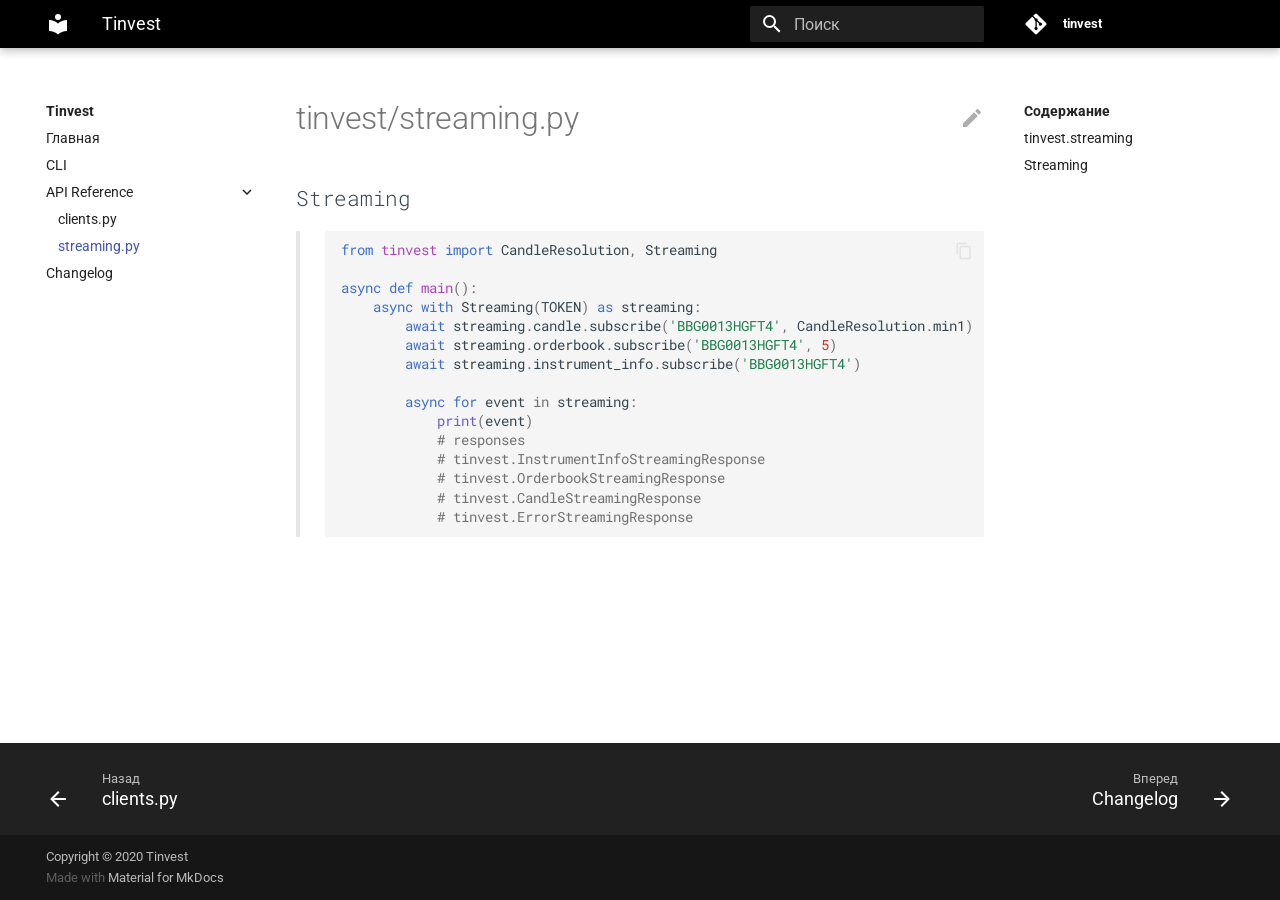
<file: tinvest/streaming/index.html>
<!doctype html>
<html lang="ru" class="no-js">
  <head>
    
      <meta charset="utf-8">
      <meta name="viewport" content="width=device-width,initial-scale=1">
      
        <meta name="description" content="Данный проект представляет собой инструментарий на языке Python для работы с OpenAPI Тинькофф Инвестиции, который можно использовать для создания торговых роботов.">
      
      
      
      
        <link rel="canonical" href="https://daxartio.github.io/tinvest/tinvest/streaming/">
      
      <link rel="shortcut icon" href="../../assets/images/favicon.png">
      <meta name="generator" content="mkdocs-1.1.2, mkdocs-material-6.2.3">
    
    
      
        <title>streaming.py - Tinvest</title>
      
    
    
      <link rel="stylesheet" href="../../assets/stylesheets/main.3b61ea93.min.css">
      
        
        <link rel="stylesheet" href="../../assets/stylesheets/palette.39b8e14a.min.css">
        
          
          
          <meta name="theme-color" content="#000000">
        
      
    
    
    
      
        
        <link rel="preconnect" href="https://fonts.gstatic.com" crossorigin>
        <link rel="stylesheet" href="https://fonts.googleapis.com/css?family=Roboto:300,400,400i,700%7CRoboto+Mono&display=fallback">
        <style>body,input{font-family:"Roboto",-apple-system,BlinkMacSystemFont,Helvetica,Arial,sans-serif}code,kbd,pre{font-family:"Roboto Mono",SFMono-Regular,Consolas,Menlo,monospace}</style>
      
    
    
    
      <link rel="stylesheet" href="../../custom.css">
    
    
      
    
    
  </head>
  
  
    
    
    
    
    
    <body dir="ltr" data-md-color-scheme="" data-md-color-primary="black" data-md-color-accent="yellow">
      
  
    
    <input class="md-toggle" data-md-toggle="drawer" type="checkbox" id="__drawer" autocomplete="off">
    <input class="md-toggle" data-md-toggle="search" type="checkbox" id="__search" autocomplete="off">
    <label class="md-overlay" for="__drawer"></label>
    <div data-md-component="skip">
      
        
        <a href="#tinveststreamingpy" class="md-skip">
          Перейти к содержанию
        </a>
      
    </div>
    <div data-md-component="announce">
      
    </div>
    
      

<header class="md-header" data-md-component="header">
  <nav class="md-header-nav md-grid" aria-label="Header">
    <a href="https://daxartio.github.io/tinvest/" title="Tinvest" class="md-header-nav__button md-logo" aria-label="Tinvest">
      
  
  <svg xmlns="http://www.w3.org/2000/svg" viewBox="0 0 24 24"><path d="M12 8a3 3 0 003-3 3 3 0 00-3-3 3 3 0 00-3 3 3 3 0 003 3m0 3.54C9.64 9.35 6.5 8 3 8v11c3.5 0 6.64 1.35 9 3.54 2.36-2.19 5.5-3.54 9-3.54V8c-3.5 0-6.64 1.35-9 3.54z"/></svg>

    </a>
    <label class="md-header-nav__button md-icon" for="__drawer">
      <svg xmlns="http://www.w3.org/2000/svg" viewBox="0 0 24 24"><path d="M3 6h18v2H3V6m0 5h18v2H3v-2m0 5h18v2H3v-2z"/></svg>
    </label>
    <div class="md-header-nav__title" data-md-component="header-title">
      <div class="md-header-nav__ellipsis">
        <div class="md-header-nav__topic">
          <span class="md-ellipsis">
            Tinvest
          </span>
        </div>
        <div class="md-header-nav__topic">
          <span class="md-ellipsis">
            
              streaming.py
            
          </span>
        </div>
      </div>
    </div>
    
      <label class="md-header-nav__button md-icon" for="__search">
        <svg xmlns="http://www.w3.org/2000/svg" viewBox="0 0 24 24"><path d="M9.5 3A6.5 6.5 0 0116 9.5c0 1.61-.59 3.09-1.56 4.23l.27.27h.79l5 5-1.5 1.5-5-5v-.79l-.27-.27A6.516 6.516 0 019.5 16 6.5 6.5 0 013 9.5 6.5 6.5 0 019.5 3m0 2C7 5 5 7 5 9.5S7 14 9.5 14 14 12 14 9.5 12 5 9.5 5z"/></svg>
      </label>
      
<div class="md-search" data-md-component="search" role="dialog">
  <label class="md-search__overlay" for="__search"></label>
  <div class="md-search__inner" role="search">
    <form class="md-search__form" name="search">
      <input type="text" class="md-search__input" name="query" aria-label="Поиск" placeholder="Поиск" autocapitalize="off" autocorrect="off" autocomplete="off" spellcheck="false" data-md-component="search-query" data-md-state="active" required>
      <label class="md-search__icon md-icon" for="__search">
        <svg xmlns="http://www.w3.org/2000/svg" viewBox="0 0 24 24"><path d="M9.5 3A6.5 6.5 0 0116 9.5c0 1.61-.59 3.09-1.56 4.23l.27.27h.79l5 5-1.5 1.5-5-5v-.79l-.27-.27A6.516 6.516 0 019.5 16 6.5 6.5 0 013 9.5 6.5 6.5 0 019.5 3m0 2C7 5 5 7 5 9.5S7 14 9.5 14 14 12 14 9.5 12 5 9.5 5z"/></svg>
        <svg xmlns="http://www.w3.org/2000/svg" viewBox="0 0 24 24"><path d="M20 11v2H8l5.5 5.5-1.42 1.42L4.16 12l7.92-7.92L13.5 5.5 8 11h12z"/></svg>
      </label>
      <button type="reset" class="md-search__icon md-icon" aria-label="Clear" data-md-component="search-reset" tabindex="-1">
        <svg xmlns="http://www.w3.org/2000/svg" viewBox="0 0 24 24"><path d="M19 6.41L17.59 5 12 10.59 6.41 5 5 6.41 10.59 12 5 17.59 6.41 19 12 13.41 17.59 19 19 17.59 13.41 12 19 6.41z"/></svg>
      </button>
    </form>
    <div class="md-search__output">
      <div class="md-search__scrollwrap" data-md-scrollfix>
        <div class="md-search-result" data-md-component="search-result">
          <div class="md-search-result__meta">
            Initializing search
          </div>
          <ol class="md-search-result__list"></ol>
        </div>
      </div>
    </div>
  </div>
</div>
    
    
      <div class="md-header-nav__source">
        
<a href="https://github.com/daxartio/tinvest/" title="Перейти к репозиторию" class="md-source">
  <div class="md-source__icon md-icon">
    
    <svg xmlns="http://www.w3.org/2000/svg" viewBox="0 0 448 512"><path d="M439.55 236.05L244 40.45a28.87 28.87 0 00-40.81 0l-40.66 40.63 51.52 51.52c27.06-9.14 52.68 16.77 43.39 43.68l49.66 49.66c34.23-11.8 61.18 31 35.47 56.69-26.49 26.49-70.21-2.87-56-37.34L240.22 199v121.85c25.3 12.54 22.26 41.85 9.08 55a34.34 34.34 0 01-48.55 0c-17.57-17.6-11.07-46.91 11.25-56v-123c-20.8-8.51-24.6-30.74-18.64-45L142.57 101 8.45 235.14a28.86 28.86 0 000 40.81l195.61 195.6a28.86 28.86 0 0040.8 0l194.69-194.69a28.86 28.86 0 000-40.81z"/></svg>
  </div>
  <div class="md-source__repository">
    tinvest
  </div>
</a>
      </div>
    
  </nav>
</header>
    
    <div class="md-container" data-md-component="container">
      
      
        
      
      <main class="md-main" data-md-component="main">
        <div class="md-main__inner md-grid">
          
            
              
              <div class="md-sidebar md-sidebar--primary" data-md-component="navigation" >
                <div class="md-sidebar__scrollwrap">
                  <div class="md-sidebar__inner">
                    




<nav class="md-nav md-nav--primary" aria-label="Navigation" data-md-level="0">
  <label class="md-nav__title" for="__drawer">
    <a href="https://daxartio.github.io/tinvest/" title="Tinvest" class="md-nav__button md-logo" aria-label="Tinvest">
      
  
  <svg xmlns="http://www.w3.org/2000/svg" viewBox="0 0 24 24"><path d="M12 8a3 3 0 003-3 3 3 0 00-3-3 3 3 0 00-3 3 3 3 0 003 3m0 3.54C9.64 9.35 6.5 8 3 8v11c3.5 0 6.64 1.35 9 3.54 2.36-2.19 5.5-3.54 9-3.54V8c-3.5 0-6.64 1.35-9 3.54z"/></svg>

    </a>
    Tinvest
  </label>
  
    <div class="md-nav__source">
      
<a href="https://github.com/daxartio/tinvest/" title="Перейти к репозиторию" class="md-source">
  <div class="md-source__icon md-icon">
    
    <svg xmlns="http://www.w3.org/2000/svg" viewBox="0 0 448 512"><path d="M439.55 236.05L244 40.45a28.87 28.87 0 00-40.81 0l-40.66 40.63 51.52 51.52c27.06-9.14 52.68 16.77 43.39 43.68l49.66 49.66c34.23-11.8 61.18 31 35.47 56.69-26.49 26.49-70.21-2.87-56-37.34L240.22 199v121.85c25.3 12.54 22.26 41.85 9.08 55a34.34 34.34 0 01-48.55 0c-17.57-17.6-11.07-46.91 11.25-56v-123c-20.8-8.51-24.6-30.74-18.64-45L142.57 101 8.45 235.14a28.86 28.86 0 000 40.81l195.61 195.6a28.86 28.86 0 0040.8 0l194.69-194.69a28.86 28.86 0 000-40.81z"/></svg>
  </div>
  <div class="md-source__repository">
    tinvest
  </div>
</a>
    </div>
  
  <ul class="md-nav__list" data-md-scrollfix>
    
      
      
      



  <li class="md-nav__item">
    <a href="../.." class="md-nav__link">
      Главная
    </a>
  </li>

    
      
      
      



  <li class="md-nav__item">
    <a href="../../cli/" class="md-nav__link">
      CLI
    </a>
  </li>

    
      
      
      


  


  
  <li class="md-nav__item md-nav__item--active md-nav__item--nested">
    
    
      <input class="md-nav__toggle md-toggle" data-md-toggle="nav-3" type="checkbox" id="nav-3" checked>
    
    <label class="md-nav__link" for="nav-3">
      API Reference
      <span class="md-nav__icon md-icon"></span>
    </label>
    <nav class="md-nav" aria-label="API Reference" data-md-level="1">
      <label class="md-nav__title" for="nav-3">
        <span class="md-nav__icon md-icon"></span>
        API Reference
      </label>
      <ul class="md-nav__list" data-md-scrollfix>
        
        
          
          
          



  <li class="md-nav__item">
    <a href="../clients/" class="md-nav__link">
      clients.py
    </a>
  </li>

        
          
          
          


  


  <li class="md-nav__item md-nav__item--active">
    
    <input class="md-nav__toggle md-toggle" data-md-toggle="toc" type="checkbox" id="__toc">
    
      
    
    
      <label class="md-nav__link md-nav__link--active" for="__toc">
        streaming.py
        <span class="md-nav__icon md-icon"></span>
      </label>
    
    <a href="./" class="md-nav__link md-nav__link--active">
      streaming.py
    </a>
    
      
<nav class="md-nav md-nav--secondary" aria-label="Содержание">
  
  
    
  
  
    <label class="md-nav__title" for="__toc">
      <span class="md-nav__icon md-icon"></span>
      Содержание
    </label>
    <ul class="md-nav__list" data-md-scrollfix>
      
        <li class="md-nav__item">
  <a href="#tinvest.streaming" class="md-nav__link">
    tinvest.streaming
  </a>
  
</li>
      
        <li class="md-nav__item">
  <a href="#tinvest.streaming.Streaming" class="md-nav__link">
    Streaming
  </a>
  
</li>
      
    </ul>
  
</nav>
    
  </li>

        
      </ul>
    </nav>
  </li>

    
      
      
      



  <li class="md-nav__item">
    <a href="../../CHANGELOG/" class="md-nav__link">
      Changelog
    </a>
  </li>

    
  </ul>
</nav>
                  </div>
                </div>
              </div>
            
            
              
              <div class="md-sidebar md-sidebar--secondary" data-md-component="toc" >
                <div class="md-sidebar__scrollwrap">
                  <div class="md-sidebar__inner">
                    
<nav class="md-nav md-nav--secondary" aria-label="Содержание">
  
  
    
  
  
    <label class="md-nav__title" for="__toc">
      <span class="md-nav__icon md-icon"></span>
      Содержание
    </label>
    <ul class="md-nav__list" data-md-scrollfix>
      
        <li class="md-nav__item">
  <a href="#tinvest.streaming" class="md-nav__link">
    tinvest.streaming
  </a>
  
</li>
      
        <li class="md-nav__item">
  <a href="#tinvest.streaming.Streaming" class="md-nav__link">
    Streaming
  </a>
  
</li>
      
    </ul>
  
</nav>
                  </div>
                </div>
              </div>
            
          
          <div class="md-content">
            <article class="md-content__inner md-typeset">
              
                
                  <a href="https://github.com/daxartio/tinvest/edit/master/docs/tinvest/streaming.md" title="Редактировать страницу" class="md-content__button md-icon">
                    <svg xmlns="http://www.w3.org/2000/svg" viewBox="0 0 24 24"><path d="M20.71 7.04c.39-.39.39-1.04 0-1.41l-2.34-2.34c-.37-.39-1.02-.39-1.41 0l-1.84 1.83 3.75 3.75M3 17.25V21h3.75L17.81 9.93l-3.75-3.75L3 17.25z"/></svg>
                  </a>
                
                
                <h1 id="tinveststreamingpy">tinvest/streaming.py</h1>
<div class="doc doc-object doc-module">
<h2 class="hidden-toc" href="#tinvest.streaming" id="tinvest.streaming" style="visibility: hidden; position: absolute;">
        </h2>
<div class="doc doc-contents first">
<div class="doc doc-children">
<div class="doc doc-object doc-class">
<h2 class="doc doc-heading" id="tinvest.streaming.Streaming">

        <code>Streaming</code>


      </h2>
<div class="doc doc-contents ">
<div class="highlight">
<pre><span></span><code><span class="kn">from</span> <span class="nn">tinvest</span> <span class="kn">import</span> <span class="n">CandleResolution</span><span class="p">,</span> <span class="n">Streaming</span>

<span class="k">async</span> <span class="k">def</span> <span class="nf">main</span><span class="p">():</span>
    <span class="k">async</span> <span class="k">with</span> <span class="n">Streaming</span><span class="p">(</span><span class="n">TOKEN</span><span class="p">)</span> <span class="k">as</span> <span class="n">streaming</span><span class="p">:</span>
        <span class="k">await</span> <span class="n">streaming</span><span class="o">.</span><span class="n">candle</span><span class="o">.</span><span class="n">subscribe</span><span class="p">(</span><span class="s1">'BBG0013HGFT4'</span><span class="p">,</span> <span class="n">CandleResolution</span><span class="o">.</span><span class="n">min1</span><span class="p">)</span>
        <span class="k">await</span> <span class="n">streaming</span><span class="o">.</span><span class="n">orderbook</span><span class="o">.</span><span class="n">subscribe</span><span class="p">(</span><span class="s1">'BBG0013HGFT4'</span><span class="p">,</span> <span class="mi">5</span><span class="p">)</span>
        <span class="k">await</span> <span class="n">streaming</span><span class="o">.</span><span class="n">instrument_info</span><span class="o">.</span><span class="n">subscribe</span><span class="p">(</span><span class="s1">'BBG0013HGFT4'</span><span class="p">)</span>

        <span class="k">async</span> <span class="k">for</span> <span class="n">event</span> <span class="ow">in</span> <span class="n">streaming</span><span class="p">:</span>
            <span class="nb">print</span><span class="p">(</span><span class="n">event</span><span class="p">)</span>
            <span class="c1"># responses</span>
            <span class="c1"># tinvest.InstrumentInfoStreamingResponse</span>
            <span class="c1"># tinvest.OrderbookStreamingResponse</span>
            <span class="c1"># tinvest.CandleStreamingResponse</span>
            <span class="c1"># tinvest.ErrorStreamingResponse</span>
</code></pre>
</div>
<div class="doc doc-children">











  </div>
</div>
</div>
</div>
</div>
</div>
                
              
              
                


              
            </article>
          </div>
        </div>
      </main>
      
        
<footer class="md-footer">
  
    <div class="md-footer-nav">
      <nav class="md-footer-nav__inner md-grid" aria-label="Footer">
        
          <a href="../clients/" class="md-footer-nav__link md-footer-nav__link--prev" rel="prev">
            <div class="md-footer-nav__button md-icon">
              <svg xmlns="http://www.w3.org/2000/svg" viewBox="0 0 24 24"><path d="M20 11v2H8l5.5 5.5-1.42 1.42L4.16 12l7.92-7.92L13.5 5.5 8 11h12z"/></svg>
            </div>
            <div class="md-footer-nav__title">
              <div class="md-ellipsis">
                <span class="md-footer-nav__direction">
                  Назад
                </span>
                clients.py
              </div>
            </div>
          </a>
        
        
          <a href="../../CHANGELOG/" class="md-footer-nav__link md-footer-nav__link--next" rel="next">
            <div class="md-footer-nav__title">
              <div class="md-ellipsis">
                <span class="md-footer-nav__direction">
                  Вперед
                </span>
                Changelog
              </div>
            </div>
            <div class="md-footer-nav__button md-icon">
              <svg xmlns="http://www.w3.org/2000/svg" viewBox="0 0 24 24"><path d="M4 11v2h12l-5.5 5.5 1.42 1.42L19.84 12l-7.92-7.92L10.5 5.5 16 11H4z"/></svg>
            </div>
          </a>
        
      </nav>
    </div>
  
  <div class="md-footer-meta md-typeset">
    <div class="md-footer-meta__inner md-grid">
      <div class="md-footer-copyright">
        
          <div class="md-footer-copyright__highlight">
            Copyright &copy; 2020 Tinvest
          </div>
        
        Made with
        <a href="https://squidfunk.github.io/mkdocs-material/" target="_blank" rel="noopener">
          Material for MkDocs
        </a>
      </div>
      
    </div>
  </div>
</footer>
      
    </div>
    
      <script src="../../assets/javascripts/vendor.08c56446.min.js"></script>
      <script src="../../assets/javascripts/bundle.6ced434e.min.js"></script><script id="__lang" type="application/json">{"clipboard.copy": "\u041a\u043e\u043f\u0438\u0440\u043e\u0432\u0430\u0442\u044c \u0432 \u0431\u0443\u0444\u0435\u0440", "clipboard.copied": "\u0421\u043a\u043e\u043f\u0438\u0440\u043e\u0432\u0430\u043d\u043e \u0432 \u0431\u0443\u0444\u0435\u0440", "search.config.lang": "ru", "search.config.pipeline": "trimmer, stopWordFilter", "search.config.separator": "[\\s\\-]+", "search.placeholder": "\u041f\u043e\u0438\u0441\u043a", "search.result.placeholder": "\u041d\u0430\u0447\u043d\u0438\u0442\u0435 \u043f\u0435\u0447\u0430\u0442\u0430\u0442\u044c \u0434\u043b\u044f \u043f\u043e\u0438\u0441\u043a\u0430", "search.result.none": "\u0421\u043e\u0432\u043f\u0430\u0434\u0435\u043d\u0438\u0439 \u043d\u0435 \u043d\u0430\u0439\u0434\u0435\u043d\u043e", "search.result.one": "\u041d\u0430\u0439\u0434\u0435\u043d\u043e 1 \u0441\u043e\u0432\u043f\u0430\u0434\u0435\u043d\u0438\u0435", "search.result.other": "\u041d\u0430\u0439\u0434\u0435\u043d\u043e # \u0441\u043e\u0432\u043f\u0430\u0434\u0435\u043d\u0438\u0439", "search.result.more.one": "1 more on this page", "search.result.more.other": "# more on this page", "search.result.term.missing": "Missing"}</script>
      
      <script>
        app = initialize({
          base: "../..",
          features: [],
          search: Object.assign({
            worker: "../../assets/javascripts/worker/search.8c7e0a7e.min.js"
          }, typeof search !== "undefined" && search)
        })
      </script>
      
    
  </body>
</html>
</file>
<file: custom.css>
div.doc-contents:not(.first) {
    padding-left: 25px;
    border-left: 4px solid rgba(230, 230, 230);
    margin-bottom: 80px;
}
</file>
<file: assets/stylesheets/main.3b61ea93.min.css>
html{box-sizing:border-box;-webkit-text-size-adjust:none;-moz-text-size-adjust:none;-ms-text-size-adjust:none;text-size-adjust:none}*,*::before,*::after{box-sizing:inherit}body{margin:0}a,button,label,input{-webkit-tap-highlight-color:transparent}a{color:inherit;text-decoration:none}hr{display:block;box-sizing:content-box;height:.05rem;padding:0;overflow:visible;border:0}small{font-size:80%}sub,sup{line-height:1em}img{border-style:none}table{border-collapse:separate;border-spacing:0}td,th{font-weight:400;vertical-align:top}button{margin:0;padding:0;font-size:inherit;background:transparent;border:0}input{border:0;outline:none}:root{--md-default-fg-color: hsla(0, 0%, 0%, 0.87);--md-default-fg-color--light: hsla(0, 0%, 0%, 0.54);--md-default-fg-color--lighter: hsla(0, 0%, 0%, 0.32);--md-default-fg-color--lightest: hsla(0, 0%, 0%, 0.07);--md-default-bg-color: hsla(0, 0%, 100%, 1);--md-default-bg-color--light: hsla(0, 0%, 100%, 0.7);--md-default-bg-color--lighter: hsla(0, 0%, 100%, 0.3);--md-default-bg-color--lightest: hsla(0, 0%, 100%, 0.12);--md-primary-fg-color: hsla(231, 48%, 48%, 1);--md-primary-fg-color--light: hsla(231, 44%, 56%, 1);--md-primary-fg-color--dark: hsla(232, 54%, 41%, 1);--md-primary-bg-color: hsla(0, 0%, 100%, 1);--md-primary-bg-color--light: hsla(0, 0%, 100%, 0.7);--md-accent-fg-color: hsla(231, 99%, 66%, 1);--md-accent-fg-color--transparent: hsla(231, 99%, 66%, 0.1);--md-accent-bg-color: hsla(0, 0%, 100%, 1);--md-accent-bg-color--light: hsla(0, 0%, 100%, 0.7)}:root>*{--md-code-fg-color: hsla(200, 18%, 26%, 1);--md-code-bg-color: hsla(0, 0%, 96%, 1);--md-code-hl-color: hsla(60, 100%, 50%, 0.5);--md-code-hl-number-color: hsla(0, 67%, 50%, 1);--md-code-hl-special-color: hsla(340, 83%, 47%, 1);--md-code-hl-function-color: hsla(291, 45%, 50%, 1);--md-code-hl-constant-color: hsla(250, 63%, 60%, 1);--md-code-hl-keyword-color: hsla(219, 54%, 51%, 1);--md-code-hl-string-color: hsla(150, 63%, 30%, 1);--md-code-hl-name-color: var(--md-code-fg-color);--md-code-hl-operator-color: var(--md-default-fg-color--light);--md-code-hl-punctuation-color: var(--md-default-fg-color--light);--md-code-hl-comment-color: var(--md-default-fg-color--light);--md-code-hl-generic-color: var(--md-default-fg-color--light);--md-code-hl-variable-color: var(--md-default-fg-color--light);--md-typeset-color: var(--md-default-fg-color);--md-typeset-a-color: var(--md-primary-fg-color);--md-typeset-mark-color: hsla(60, 100%, 50%, 0.5);--md-typeset-del-color: hsla(6, 90%, 60%, 0.15);--md-typeset-ins-color: hsla(150, 90%, 44%, 0.15);--md-typeset-kbd-color: hsla(0, 0%, 98%, 1);--md-typeset-kbd-accent-color: hsla(0, 100%, 100%, 1);--md-typeset-kbd-border-color: hsla(0, 0%, 72%, 1);--md-admonition-fg-color: var(--md-default-fg-color);--md-admonition-bg-color: var(--md-default-bg-color);--md-footer-fg-color: hsla(0, 0%, 100%, 1);--md-footer-fg-color--light: hsla(0, 0%, 100%, 0.7);--md-footer-fg-color--lighter: hsla(0, 0%, 100%, 0.3);--md-footer-bg-color: hsla(0, 0%, 0%, 0.87);--md-footer-bg-color--dark: hsla(0, 0%, 0%, 0.32)}.md-icon svg{display:block;width:1.2rem;height:1.2rem;fill:currentColor}body{-webkit-font-smoothing:antialiased;-moz-osx-font-smoothing:grayscale}body,input{color:var(--md-typeset-color);font-feature-settings:"kern","liga";font-family:-apple-system,BlinkMacSystemFont,Helvetica,Arial,sans-serif}code,pre,kbd{color:var(--md-typeset-color);font-feature-settings:"kern";font-family:SFMono-Regular,Consolas,Menlo,monospace}:root{--md-typeset-table--ascending: url("data:image/svg+xml;charset=utf-8,<?xml version='1.0' encoding='UTF-8'?><!DOCTYPE svg PUBLIC '-//W3C//DTD SVG 1.1//EN' 'http://www.w3.org/Graphics/SVG/1.1/DTD/svg11.dtd'><svg xmlns='http://www.w3.org/2000/svg' xmlns:xlink='http://www.w3.org/1999/xlink' version='1.1' id='mdi-arrow-down' width='24' height='24' viewBox='0 0 24 24'><path d='M11,4H13V16L18.5,10.5L19.92,11.92L12,19.84L4.08,11.92L5.5,10.5L11,16V4Z'/></svg>");--md-typeset-table--descending: url("data:image/svg+xml;charset=utf-8,<?xml version='1.0' encoding='UTF-8'?><!DOCTYPE svg PUBLIC '-//W3C//DTD SVG 1.1//EN' 'http://www.w3.org/Graphics/SVG/1.1/DTD/svg11.dtd'><svg xmlns='http://www.w3.org/2000/svg' xmlns:xlink='http://www.w3.org/1999/xlink' version='1.1' id='mdi-arrow-up' width='24' height='24' viewBox='0 0 24 24'><path d='M13,20H11V8L5.5,13.5L4.08,12.08L12,4.16L19.92,12.08L18.5,13.5L13,8V20Z'/></svg>")}.md-typeset{font-size:.8rem;line-height:1.6;-webkit-print-color-adjust:exact;color-adjust:exact}@media print{.md-typeset{font-size:.68rem}}.md-typeset p,.md-typeset ul,.md-typeset ol,.md-typeset dl,.md-typeset blockquote{margin:1em 0}.md-typeset h1{margin:0 0 1.25em;color:var(--md-default-fg-color--light);font-weight:300;font-size:2em;line-height:1.3;letter-spacing:-0.01em}.md-typeset h2{margin:1.6em 0 .64em;font-weight:300;font-size:1.5625em;line-height:1.4;letter-spacing:-0.01em}.md-typeset h3{margin:1.6em 0 .8em;font-weight:400;font-size:1.25em;line-height:1.5;letter-spacing:-0.01em}.md-typeset h2+h3{margin-top:.8em}.md-typeset h4{margin:1em 0;font-weight:700;letter-spacing:-0.01em}.md-typeset h5,.md-typeset h6{margin:1.25em 0;color:var(--md-default-fg-color--light);font-weight:700;font-size:.8em;letter-spacing:-0.01em}.md-typeset h5{text-transform:uppercase}.md-typeset hr{margin:1.5em 0;border-bottom:.05rem solid var(--md-default-fg-color--lightest)}.md-typeset a{color:var(--md-typeset-a-color);word-break:break-word}.md-typeset a,.md-typeset a::before{transition:color 125ms}.md-typeset a:focus,.md-typeset a:hover{color:var(--md-accent-fg-color)}.md-typeset code,.md-typeset pre,.md-typeset kbd{color:var(--md-code-fg-color);direction:ltr}@media print{.md-typeset code,.md-typeset pre,.md-typeset kbd{white-space:pre-wrap}}.md-typeset code{padding:0 .2941176471em;font-size:.85em;word-break:break-word;background-color:var(--md-code-bg-color);border-radius:.1rem;-webkit-box-decoration-break:clone;box-decoration-break:clone}.md-typeset code:not(.focus-visible){outline:none;-webkit-tap-highlight-color:transparent}.md-typeset h1 code,.md-typeset h2 code,.md-typeset h3 code,.md-typeset h4 code,.md-typeset h5 code,.md-typeset h6 code{margin:initial;padding:initial;background-color:transparent;box-shadow:none}.md-typeset a>code{color:currentColor}.md-typeset pre{position:relative;margin:1em 0;line-height:1.4}.md-typeset pre>code{display:block;margin:0;padding:.7720588235em 1.1764705882em;overflow:auto;word-break:normal;box-shadow:none;-webkit-box-decoration-break:slice;box-decoration-break:slice;touch-action:auto;scrollbar-width:thin;scrollbar-color:var(--md-default-fg-color--lighter) transparent}.md-typeset pre>code:hover{scrollbar-color:var(--md-accent-fg-color) transparent}.md-typeset pre>code::-webkit-scrollbar{width:.2rem;height:.2rem}.md-typeset pre>code::-webkit-scrollbar-thumb{background-color:var(--md-default-fg-color--lighter)}.md-typeset pre>code::-webkit-scrollbar-thumb:hover{background-color:var(--md-accent-fg-color)}@media screen and (max-width: 44.9375em){.md-typeset>pre{margin:1em -0.8rem}.md-typeset>pre code{border-radius:0}}.md-typeset kbd{display:inline-block;padding:0 .6666666667em;color:var(--md-default-fg-color);font-size:.75em;vertical-align:text-top;word-break:break-word;background-color:var(--md-typeset-kbd-color);border-radius:.1rem;box-shadow:0 .1rem 0 .05rem var(--md-typeset-kbd-border-color),0 .1rem 0 var(--md-typeset-kbd-border-color),0 -0.1rem .2rem var(--md-typeset-kbd-accent-color) inset}.md-typeset mark{color:inherit;word-break:break-word;background-color:var(--md-typeset-mark-color);-webkit-box-decoration-break:clone;box-decoration-break:clone}.md-typeset abbr{text-decoration:none;border-bottom:.05rem dotted var(--md-default-fg-color--light);cursor:help}@media(hover: none){.md-typeset abbr{position:relative}.md-typeset abbr[title]:focus::after,.md-typeset abbr[title]:hover::after{box-shadow:0 2px 2px 0 rgba(0,0,0,.14),0 1px 5px 0 rgba(0,0,0,.12),0 3px 1px -2px rgba(0,0,0,.2);position:absolute;left:0;display:inline-block;width:auto;min-width:-webkit-max-content;min-width:-moz-max-content;min-width:max-content;max-width:80%;margin-top:2em;padding:.2rem .3rem;color:var(--md-default-bg-color);font-size:.7rem;background-color:var(--md-default-fg-color);border-radius:.1rem;content:attr(title)}}.md-typeset small{opacity:.75}.md-typeset sup,.md-typeset sub{margin-left:.078125em}[dir=rtl] .md-typeset sup,[dir=rtl] .md-typeset sub{margin-right:.078125em;margin-left:initial}.md-typeset blockquote{padding-left:.6rem;color:var(--md-default-fg-color--light);border-left:.2rem solid var(--md-default-fg-color--lighter)}[dir=rtl] .md-typeset blockquote{padding-right:.6rem;padding-left:initial;border-right:.2rem solid var(--md-default-fg-color--lighter);border-left:initial}.md-typeset ul{list-style-type:disc}.md-typeset ul,.md-typeset ol{margin-left:.625em;padding:0}[dir=rtl] .md-typeset ul,[dir=rtl] .md-typeset ol{margin-right:.625em;margin-left:initial}.md-typeset ul ol,.md-typeset ol ol{list-style-type:lower-alpha}.md-typeset ul ol ol,.md-typeset ol ol ol{list-style-type:lower-roman}.md-typeset ul li,.md-typeset ol li{margin-bottom:.5em;margin-left:1.25em}[dir=rtl] .md-typeset ul li,[dir=rtl] .md-typeset ol li{margin-right:1.25em;margin-left:initial}.md-typeset ul li p,.md-typeset ul li blockquote,.md-typeset ol li p,.md-typeset ol li blockquote{margin:.5em 0}.md-typeset ul li:last-child,.md-typeset ol li:last-child{margin-bottom:0}.md-typeset ul li ul,.md-typeset ul li ol,.md-typeset ol li ul,.md-typeset ol li ol{margin:.5em 0 .5em .625em}[dir=rtl] .md-typeset ul li ul,[dir=rtl] .md-typeset ul li ol,[dir=rtl] .md-typeset ol li ul,[dir=rtl] .md-typeset ol li ol{margin-right:.625em;margin-left:initial}.md-typeset dd{margin:1em 0 1.5em 1.875em}[dir=rtl] .md-typeset dd{margin-right:1.875em;margin-left:initial}.md-typeset img,.md-typeset svg{max-width:100%;height:auto}.md-typeset img[align=left],.md-typeset svg[align=left]{margin:1em;margin-left:0}.md-typeset img[align=right],.md-typeset svg[align=right]{margin:1em;margin-right:0}.md-typeset img[align]:only-child,.md-typeset svg[align]:only-child{margin-top:0}.md-typeset figure{width:-webkit-fit-content;width:-moz-fit-content;width:fit-content;max-width:100%;margin:0 auto;text-align:center}.md-typeset figure img{display:block}.md-typeset figcaption{max-width:24rem;margin:1em auto 2em;font-style:italic}.md-typeset iframe{max-width:100%}.md-typeset table:not([class]){display:inline-block;max-width:100%;overflow:auto;font-size:.64rem;background-color:var(--md-default-bg-color);border-radius:.1rem;box-shadow:0 .2rem .5rem rgba(0,0,0,.05),0 0 .05rem rgba(0,0,0,.1);touch-action:auto}@media print{.md-typeset table:not([class]){display:table}}.md-typeset table:not([class])+*{margin-top:1.5em}.md-typeset table:not([class]) th>*:first-child,.md-typeset table:not([class]) td>*:first-child{margin-top:0}.md-typeset table:not([class]) th>*:last-child,.md-typeset table:not([class]) td>*:last-child{margin-bottom:0}.md-typeset table:not([class]) th:not([align]),.md-typeset table:not([class]) td:not([align]){text-align:left}[dir=rtl] .md-typeset table:not([class]) th:not([align]),[dir=rtl] .md-typeset table:not([class]) td:not([align]){text-align:right}.md-typeset table:not([class]) th{min-width:5rem;padding:.9375em 1.25em;color:var(--md-default-bg-color);vertical-align:top;background-color:var(--md-default-fg-color--light)}.md-typeset table:not([class]) th a{color:inherit}.md-typeset table:not([class]) td{padding:.9375em 1.25em;vertical-align:top;border-top:.05rem solid var(--md-default-fg-color--lightest)}.md-typeset table:not([class]) tr{transition:background-color 125ms}.md-typeset table:not([class]) tr:hover{background-color:rgba(0,0,0,.035);box-shadow:0 .05rem 0 var(--md-default-bg-color) inset}.md-typeset table:not([class]) tr:first-child td{border-top:0}.md-typeset table:not([class]) a{word-break:normal}.md-typeset table th[role=columnheader]{cursor:pointer}.md-typeset table th[role=columnheader]::after{display:inline-block;width:1.2em;height:1.2em;margin-left:.5em;vertical-align:sub;-webkit-mask-repeat:no-repeat;mask-repeat:no-repeat;-webkit-mask-size:contain;mask-size:contain;content:""}.md-typeset table th[role=columnheader][aria-sort=ascending]::after{background-color:currentColor;-webkit-mask-image:var(--md-typeset-table--ascending);mask-image:var(--md-typeset-table--ascending)}.md-typeset table th[role=columnheader][aria-sort=descending]::after{background-color:currentColor;-webkit-mask-image:var(--md-typeset-table--descending);mask-image:var(--md-typeset-table--descending)}.md-typeset__scrollwrap{margin:1em -0.8rem;overflow-x:auto;touch-action:auto}.md-typeset__table{display:inline-block;margin-bottom:.5em;padding:0 .8rem}@media print{.md-typeset__table{display:block}}html .md-typeset__table table{display:table;width:100%;margin:0;overflow:hidden}html{height:100%;overflow-x:hidden;font-size:125%}@media screen and (min-width: 100em){html{font-size:137.5%}}@media screen and (min-width: 125em){html{font-size:150%}}body{position:relative;display:flex;flex-direction:column;width:100%;min-height:100%;font-size:.5rem;background-color:var(--md-default-bg-color)}@media print{body{display:block}}@media screen and (max-width: 59.9375em){body[data-md-state=lock]{position:fixed}}.md-grid{max-width:61rem;margin-right:auto;margin-left:auto}.md-container{display:flex;flex-direction:column;flex-grow:1}@media print{.md-container{display:block}}.md-main{flex-grow:1}.md-main__inner{display:flex;height:100%;margin-top:1.5rem}.md-ellipsis{overflow:hidden;white-space:nowrap;text-overflow:ellipsis}.md-toggle{display:none}.md-skip{position:fixed;z-index:-1;margin:.5rem;padding:.3rem .5rem;color:var(--md-default-bg-color);font-size:.64rem;background-color:var(--md-default-fg-color);border-radius:.1rem;transform:translateY(0.4rem);opacity:0}.md-skip:focus{z-index:10;transform:translateY(0);opacity:1;transition:transform 250ms cubic-bezier(0.4, 0, 0.2, 1),opacity 175ms 75ms}@page{margin:25mm}.md-announce{overflow:auto;background-color:var(--md-footer-bg-color)}@media print{.md-announce{display:none}}.md-announce__inner{margin:.6rem auto;padding:0 .8rem;color:var(--md-footer-fg-color);font-size:.7rem}.md-typeset .md-button{display:inline-block;padding:.625em 2em;color:var(--md-primary-fg-color);font-weight:700;border:.1rem solid currentColor;border-radius:.1rem;transition:color 125ms,background-color 125ms,border-color 125ms}.md-typeset .md-button--primary{color:var(--md-primary-bg-color);background-color:var(--md-primary-fg-color);border-color:var(--md-primary-fg-color)}.md-typeset .md-button:focus,.md-typeset .md-button:hover{color:var(--md-accent-bg-color);background-color:var(--md-accent-fg-color);border-color:var(--md-accent-fg-color)}:root{--md-clipboard-icon: url("data:image/svg+xml;charset=utf-8,<?xml version='1.0' encoding='UTF-8'?><!DOCTYPE svg PUBLIC '-//W3C//DTD SVG 1.1//EN' 'http://www.w3.org/Graphics/SVG/1.1/DTD/svg11.dtd'><svg xmlns='http://www.w3.org/2000/svg' xmlns:xlink='http://www.w3.org/1999/xlink' version='1.1' id='mdi-content-copy' width='24' height='24' viewBox='0 0 24 24'><path d='M19,21H8V7H19M19,5H8A2,2 0 0,0 6,7V21A2,2 0 0,0 8,23H19A2,2 0 0,0 21,21V7A2,2 0 0,0 19,5M16,1H4A2,2 0 0,0 2,3V17H4V3H16V1Z'/></svg>")}.md-clipboard{position:absolute;top:.5em;right:.5em;z-index:1;width:1.5em;height:1.5em;color:var(--md-default-fg-color--lightest);border-radius:.1rem;cursor:pointer;transition:color 250ms}@media print{.md-clipboard{display:none}}:hover>.md-clipboard{color:var(--md-default-fg-color--light)}.md-clipboard:focus,.md-clipboard:hover{color:var(--md-accent-fg-color)}.md-clipboard::after{display:block;width:1.125em;height:1.125em;margin:0 auto;background-color:currentColor;-webkit-mask-image:var(--md-clipboard-icon);mask-image:var(--md-clipboard-icon);-webkit-mask-repeat:no-repeat;mask-repeat:no-repeat;-webkit-mask-size:contain;mask-size:contain;content:""}.md-content{flex-grow:1;overflow:hidden;scroll-padding-top:51.2rem}.md-content__inner{margin:0 .8rem 1.2rem;padding-top:.6rem}@media screen and (min-width: 76.25em){.md-sidebar--primary:not([hidden])~.md-content>.md-content__inner{margin-left:1.2rem}[dir=rtl] .md-sidebar--primary:not([hidden])~.md-content>.md-content__inner{margin-right:1.2rem;margin-left:.8rem}.md-sidebar--secondary:not([hidden])~.md-content>.md-content__inner{margin-right:1.2rem}[dir=rtl] .md-sidebar--secondary:not([hidden])~.md-content>.md-content__inner{margin-right:.8rem;margin-left:1.2rem}}.md-content__inner::before{display:block;height:.4rem;content:""}.md-content__inner>:last-child{margin-bottom:0}.md-content__button{float:right;margin:.4rem 0;margin-left:.4rem;padding:0}@media print{.md-content__button{display:none}}[dir=rtl] .md-content__button{float:left;margin-right:.4rem;margin-left:initial}[dir=rtl] .md-content__button svg{transform:scaleX(-1)}.md-typeset .md-content__button{color:var(--md-default-fg-color--lighter)}.md-content__button svg{display:inline;vertical-align:top}.md-dialog{box-shadow:0 2px 2px 0 rgba(0,0,0,.14),0 1px 5px 0 rgba(0,0,0,.12),0 3px 1px -2px rgba(0,0,0,.2);position:fixed;right:.8rem;bottom:.8rem;left:initial;z-index:2;display:block;min-width:11.1rem;padding:.4rem .6rem;color:var(--md-default-bg-color);font-size:.7rem;background-color:var(--md-default-fg-color);border:none;border-radius:.1rem;transform:translateY(100%);opacity:0;transition:transform 0ms 400ms,opacity 400ms}@media print{.md-dialog{display:none}}[dir=rtl] .md-dialog{right:initial;left:.8rem}.md-dialog[data-md-state=open]{transform:translateY(0);opacity:1;transition:transform 400ms cubic-bezier(0.075, 0.85, 0.175, 1),opacity 400ms}.md-header{position:-webkit-sticky;position:sticky;top:0;right:0;left:0;z-index:2;color:var(--md-primary-bg-color);background-color:var(--md-primary-fg-color);box-shadow:0 0 .2rem rgba(0,0,0,0),0 .2rem .4rem rgba(0,0,0,0);transition:color 250ms,background-color 250ms}@media print{.md-header{display:none}}.md-header[data-md-state=shadow]{box-shadow:0 0 .2rem rgba(0,0,0,.1),0 .2rem .4rem rgba(0,0,0,.2);transition:transform 250ms cubic-bezier(0.1, 0.7, 0.1, 1),color 250ms,background-color 250ms,box-shadow 250ms}.md-header[data-md-state=hidden]{transform:translateY(-100%);transition:transform 250ms cubic-bezier(0.8, 0, 0.6, 1),color 250ms,background-color 250ms,box-shadow 250ms}.md-header-nav{display:flex;align-items:center;padding:0 .2rem}.md-header-nav__button{position:relative;z-index:1;display:inline-block;margin:.2rem;padding:.4rem;color:currentColor;vertical-align:middle;cursor:pointer;transition:opacity 250ms}.md-header-nav__button:focus,.md-header-nav__button:hover{opacity:.7}.md-header-nav__button:not(.focus-visible){outline:none}.md-header-nav__button.md-logo{margin:.2rem;padding:.4rem}@media screen and (max-width: 76.1875em){.md-header-nav__button.md-logo{display:none}}.md-header-nav__button.md-logo img,.md-header-nav__button.md-logo svg{display:block;width:1.2rem;height:1.2rem;fill:currentColor}@media screen and (min-width: 60em){.md-header-nav__button[for=__search]{display:none}}.no-js .md-header-nav__button[for=__search]{display:none}[dir=rtl] .md-header-nav__button[for=__search] svg{transform:scaleX(-1)}@media screen and (min-width: 76.25em){.md-header-nav__button[for=__drawer]{display:none}}.md-header-nav__topic{position:absolute;display:flex;max-width:100%;transition:transform 400ms cubic-bezier(0.1, 0.7, 0.1, 1),opacity 150ms}.md-header-nav__topic+.md-header-nav__topic{z-index:-1;transform:translateX(1.25rem);opacity:0;transition:transform 400ms cubic-bezier(1, 0.7, 0.1, 0.1),opacity 150ms;pointer-events:none}[dir=rtl] .md-header-nav__topic+.md-header-nav__topic{transform:translateX(-1.25rem)}.md-header-nav__title{flex-grow:1;height:2.4rem;margin-right:.4rem;margin-left:1rem;font-size:.9rem;line-height:2.4rem}.md-header-nav__title[data-md-state=active] .md-header-nav__topic{z-index:-1;transform:translateX(-1.25rem);opacity:0;transition:transform 400ms cubic-bezier(1, 0.7, 0.1, 0.1),opacity 150ms;pointer-events:none}[dir=rtl] .md-header-nav__title[data-md-state=active] .md-header-nav__topic{transform:translateX(1.25rem)}.md-header-nav__title[data-md-state=active] .md-header-nav__topic+.md-header-nav__topic{z-index:0;transform:translateX(0);opacity:1;transition:transform 400ms cubic-bezier(0.1, 0.7, 0.1, 1),opacity 150ms;pointer-events:initial}.md-header-nav__title>.md-header-nav__ellipsis{position:relative;width:100%;height:100%}.md-header-nav__source{display:none}@media screen and (min-width: 60em){.md-header-nav__source{display:block;width:11.7rem;max-width:11.7rem;margin-left:1rem}[dir=rtl] .md-header-nav__source{margin-right:1rem;margin-left:initial}}@media screen and (min-width: 76.25em){.md-header-nav__source{margin-left:1.4rem}[dir=rtl] .md-header-nav__source{margin-right:1.4rem}}.md-footer{color:var(--md-footer-fg-color);background-color:var(--md-footer-bg-color)}@media print{.md-footer{display:none}}.md-footer-nav__inner{padding:.2rem;overflow:auto}.md-footer-nav__link{display:flex;padding-top:1.4rem;padding-bottom:.4rem;transition:opacity 250ms}@media screen and (min-width: 45em){.md-footer-nav__link{width:50%}}.md-footer-nav__link:focus,.md-footer-nav__link:hover{opacity:.7}.md-footer-nav__link--prev{float:left}@media screen and (max-width: 44.9375em){.md-footer-nav__link--prev{width:25%}.md-footer-nav__link--prev .md-footer-nav__title{display:none}}[dir=rtl] .md-footer-nav__link--prev{float:right}[dir=rtl] .md-footer-nav__link--prev svg{transform:scaleX(-1)}.md-footer-nav__link--next{float:right;text-align:right}@media screen and (max-width: 44.9375em){.md-footer-nav__link--next{width:75%}}[dir=rtl] .md-footer-nav__link--next{float:left;text-align:left}[dir=rtl] .md-footer-nav__link--next svg{transform:scaleX(-1)}.md-footer-nav__title{position:relative;flex-grow:1;max-width:calc(100% - 2.4rem);padding:0 1rem;font-size:.9rem;line-height:2.4rem}.md-footer-nav__button{margin:.2rem;padding:.4rem}.md-footer-nav__direction{position:absolute;right:0;left:0;margin-top:-1rem;padding:0 1rem;font-size:.64rem;opacity:.7}.md-footer-meta{background-color:var(--md-footer-bg-color--dark)}.md-footer-meta__inner{display:flex;flex-wrap:wrap;justify-content:space-between;padding:.2rem}html .md-footer-meta.md-typeset a{color:var(--md-footer-fg-color--light)}html .md-footer-meta.md-typeset a:focus,html .md-footer-meta.md-typeset a:hover{color:var(--md-footer-fg-color)}.md-footer-copyright{width:100%;margin:auto .6rem;padding:.4rem 0;color:var(--md-footer-fg-color--lighter);font-size:.64rem}@media screen and (min-width: 45em){.md-footer-copyright{width:auto}}.md-footer-copyright__highlight{color:var(--md-footer-fg-color--light)}.md-footer-social{margin:0 .4rem;padding:.2rem 0 .6rem}@media screen and (min-width: 45em){.md-footer-social{padding:.6rem 0}}.md-footer-social__link{display:inline-block;width:1.6rem;height:1.6rem;text-align:center}.md-footer-social__link::before{line-height:1.9}.md-footer-social__link svg{max-height:.8rem;vertical-align:-25%;fill:currentColor}:root{--md-nav-icon--prev: url("data:image/svg+xml;charset=utf-8,<?xml version='1.0' encoding='UTF-8'?><!DOCTYPE svg PUBLIC '-//W3C//DTD SVG 1.1//EN' 'http://www.w3.org/Graphics/SVG/1.1/DTD/svg11.dtd'><svg xmlns='http://www.w3.org/2000/svg' xmlns:xlink='http://www.w3.org/1999/xlink' version='1.1' id='mdi-arrow-left' width='24' height='24' viewBox='0 0 24 24'><path d='M20,11V13H8L13.5,18.5L12.08,19.92L4.16,12L12.08,4.08L13.5,5.5L8,11H20Z'/></svg>");--md-nav-icon--next: url("data:image/svg+xml;charset=utf-8,<?xml version='1.0' encoding='UTF-8'?><!DOCTYPE svg PUBLIC '-//W3C//DTD SVG 1.1//EN' 'http://www.w3.org/Graphics/SVG/1.1/DTD/svg11.dtd'><svg xmlns='http://www.w3.org/2000/svg' xmlns:xlink='http://www.w3.org/1999/xlink' version='1.1' id='mdi-chevron-right' width='24' height='24' viewBox='0 0 24 24'><path d='M8.59,16.58L13.17,12L8.59,7.41L10,6L16,12L10,18L8.59,16.58Z'/></svg>");--md-toc-icon: url("data:image/svg+xml;charset=utf-8,<?xml version='1.0' encoding='UTF-8'?><!DOCTYPE svg PUBLIC '-//W3C//DTD SVG 1.1//EN' 'http://www.w3.org/Graphics/SVG/1.1/DTD/svg11.dtd'><svg xmlns='http://www.w3.org/2000/svg' xmlns:xlink='http://www.w3.org/1999/xlink' version='1.1' id='mdi-table-of-contents' width='24' height='24' viewBox='0 0 24 24'><path d='M3,9H17V7H3V9M3,13H17V11H3V13M3,17H17V15H3V17M19,17H21V15H19V17M19,7V9H21V7H19M19,13H21V11H19V13Z'/></svg>")}.md-nav{font-size:.7rem;line-height:1.3}.md-nav__title{display:block;padding:0 .6rem;overflow:hidden;font-weight:700;text-overflow:ellipsis}.md-nav__title .md-nav__button{display:none}.md-nav__title .md-nav__button img{width:auto;height:100%}.md-nav__title .md-nav__button.md-logo img,.md-nav__title .md-nav__button.md-logo svg{display:block;width:2.4rem;height:2.4rem;fill:currentColor}.md-nav__list{margin:0;padding:0;list-style:none}.md-nav__item{padding:0 .6rem}.md-nav__item .md-nav__item{padding-right:0}[dir=rtl] .md-nav__item .md-nav__item{padding-right:.6rem;padding-left:0}.md-nav__link{display:block;margin-top:.625em;overflow:hidden;text-overflow:ellipsis;cursor:pointer;transition:color 125ms;scroll-snap-align:start}.md-nav__link[data-md-state=blur]{color:var(--md-default-fg-color--light)}.md-nav__item .md-nav__link--active{color:var(--md-typeset-a-color)}.md-nav__item--nested>.md-nav__link{color:inherit}.md-nav__link:focus,.md-nav__link:hover{color:var(--md-accent-fg-color)}.md-nav--primary .md-nav__link[for=__toc]{display:none}.md-nav--primary .md-nav__link[for=__toc] .md-icon::after{display:block;width:100%;height:100%;-webkit-mask-image:var(--md-toc-icon);mask-image:var(--md-toc-icon);background-color:currentColor}.md-nav--primary .md-nav__link[for=__toc]~.md-nav{display:none}.md-nav__source{display:none}@media screen and (max-width: 76.1875em){.md-nav--primary,.md-nav--primary .md-nav{position:absolute;top:0;right:0;left:0;z-index:1;display:flex;flex-direction:column;height:100%;background-color:var(--md-default-bg-color)}.md-nav--primary .md-nav__title,.md-nav--primary .md-nav__item{font-size:.8rem;line-height:1.5}.md-nav--primary .md-nav__title{position:relative;height:5.6rem;padding:3rem .8rem .2rem;color:var(--md-default-fg-color--light);font-weight:400;line-height:2.4rem;white-space:nowrap;background-color:var(--md-default-fg-color--lightest);cursor:pointer}.md-nav--primary .md-nav__title .md-nav__icon{position:absolute;top:.4rem;left:.4rem;display:block;width:1.2rem;height:1.2rem;margin:.2rem}[dir=rtl] .md-nav--primary .md-nav__title .md-nav__icon{right:.4rem;left:initial}.md-nav--primary .md-nav__title .md-nav__icon::after{display:block;width:100%;height:100%;background-color:currentColor;-webkit-mask-image:var(--md-nav-icon--prev);mask-image:var(--md-nav-icon--prev);-webkit-mask-repeat:no-repeat;mask-repeat:no-repeat;-webkit-mask-size:contain;mask-size:contain;content:""}.md-nav--primary .md-nav__title~.md-nav__list{overflow-y:auto;background-color:var(--md-default-bg-color);box-shadow:0 .05rem 0 var(--md-default-fg-color--lightest) inset;-webkit-scroll-snap-type:y mandatory;-ms-scroll-snap-type:y mandatory;scroll-snap-type:y mandatory;touch-action:pan-y}.md-nav--primary .md-nav__title~.md-nav__list>:first-child{border-top:0}.md-nav--primary .md-nav__title[for=__drawer]{color:var(--md-primary-bg-color);background-color:var(--md-primary-fg-color)}.md-nav--primary .md-nav__title .md-logo{position:absolute;top:.2rem;left:.2rem;display:block;margin:.2rem;padding:.4rem}[dir=rtl] .md-nav--primary .md-nav__title .md-logo{right:.2rem;left:initial}.md-nav--primary .md-nav__list{flex:1}.md-nav--primary .md-nav__item{padding:0;border-top:.05rem solid var(--md-default-fg-color--lightest)}.md-nav--primary .md-nav__item--nested>.md-nav__link{padding-right:2.4rem}[dir=rtl] .md-nav--primary .md-nav__item--nested>.md-nav__link{padding-right:.8rem;padding-left:2.4rem}.md-nav--primary .md-nav__item--active>.md-nav__link{color:var(--md-typeset-a-color)}.md-nav--primary .md-nav__item--active>.md-nav__link:focus,.md-nav--primary .md-nav__item--active>.md-nav__link:hover{color:var(--md-accent-fg-color)}.md-nav--primary .md-nav__link{position:relative;margin-top:0;padding:.6rem .8rem}.md-nav--primary .md-nav__link .md-nav__icon{position:absolute;top:50%;right:.6rem;width:1.2rem;height:1.2rem;margin-top:-0.6rem;color:inherit;font-size:1.2rem}[dir=rtl] .md-nav--primary .md-nav__link .md-nav__icon{right:initial;left:.6rem}.md-nav--primary .md-nav__link .md-nav__icon::after{display:block;width:100%;height:100%;background-color:currentColor;-webkit-mask-image:var(--md-nav-icon--next);mask-image:var(--md-nav-icon--next);-webkit-mask-repeat:no-repeat;mask-repeat:no-repeat;-webkit-mask-size:contain;mask-size:contain;content:""}[dir=rtl] .md-nav--primary .md-nav__icon::after{transform:scale(-1)}.md-nav--primary .md-nav--secondary .md-nav__link{position:static}.md-nav--primary .md-nav--secondary .md-nav{position:static;background-color:transparent}.md-nav--primary .md-nav--secondary .md-nav .md-nav__link{padding-left:1.4rem}[dir=rtl] .md-nav--primary .md-nav--secondary .md-nav .md-nav__link{padding-right:1.4rem;padding-left:initial}.md-nav--primary .md-nav--secondary .md-nav .md-nav .md-nav__link{padding-left:2rem}[dir=rtl] .md-nav--primary .md-nav--secondary .md-nav .md-nav .md-nav__link{padding-right:2rem;padding-left:initial}.md-nav--primary .md-nav--secondary .md-nav .md-nav .md-nav .md-nav__link{padding-left:2.6rem}[dir=rtl] .md-nav--primary .md-nav--secondary .md-nav .md-nav .md-nav .md-nav__link{padding-right:2.6rem;padding-left:initial}.md-nav--primary .md-nav--secondary .md-nav .md-nav .md-nav .md-nav .md-nav__link{padding-left:3.2rem}[dir=rtl] .md-nav--primary .md-nav--secondary .md-nav .md-nav .md-nav .md-nav .md-nav__link{padding-right:3.2rem;padding-left:initial}.md-nav--secondary{background-color:transparent}.md-nav__toggle~.md-nav{display:flex;transform:translateX(100%);opacity:0;transition:transform 250ms cubic-bezier(0.8, 0, 0.6, 1),opacity 125ms 50ms}[dir=rtl] .md-nav__toggle~.md-nav{transform:translateX(-100%)}.md-nav__toggle:checked~.md-nav{transform:translateX(0);opacity:1;transition:transform 250ms cubic-bezier(0.4, 0, 0.2, 1),opacity 125ms 125ms}.md-nav__toggle:checked~.md-nav>.md-nav__list{-webkit-backface-visibility:hidden;backface-visibility:hidden}}@media screen and (max-width: 59.9375em){.md-nav--primary .md-nav__link[for=__toc]{display:block;padding-right:2.4rem}[dir=rtl] .md-nav--primary .md-nav__link[for=__toc]{padding-right:.8rem;padding-left:2.4rem}.md-nav--primary .md-nav__link[for=__toc] .md-icon::after{content:""}.md-nav--primary .md-nav__link[for=__toc]+.md-nav__link{display:none}.md-nav--primary .md-nav__link[for=__toc]~.md-nav{display:flex}.md-nav__source{display:block;padding:0 .2rem;color:var(--md-primary-bg-color);background-color:var(--md-primary-fg-color--dark)}}@media screen and (min-width: 60em)and (max-width: 76.1875em){.md-nav--integrated .md-nav__link[for=__toc]{display:block;padding-right:2.4rem;scroll-snap-align:initial}[dir=rtl] .md-nav--integrated .md-nav__link[for=__toc]{padding-right:.8rem;padding-left:2.4rem}.md-nav--integrated .md-nav__link[for=__toc] .md-icon::after{content:""}.md-nav--integrated .md-nav__link[for=__toc]+.md-nav__link{display:none}.md-nav--integrated .md-nav__link[for=__toc]~.md-nav{display:flex}}@media screen and (min-width: 60em){.md-nav--secondary .md-nav__title[for=__toc]{scroll-snap-align:start}.md-nav--secondary .md-nav__title .md-nav__icon{display:none}}@media screen and (min-width: 76.25em){.md-nav{transition:max-height 250ms cubic-bezier(0.86, 0, 0.07, 1)}.md-nav--primary .md-nav__title[for=__drawer]{scroll-snap-align:start}.md-nav--primary .md-nav__title .md-nav__icon{display:none}.md-nav__toggle~.md-nav{display:none}.md-nav__toggle:checked~.md-nav,.md-nav__toggle:indeterminate~.md-nav{display:block}.md-nav__item--nested>.md-nav>.md-nav__title{display:none}.md-nav__item--section{display:block;margin:1.25em 0}.md-nav__item--section:last-child{margin-bottom:0}.md-nav__item--section>.md-nav__link{display:none}.md-nav__item--section>.md-nav{display:block}.md-nav__item--section>.md-nav>.md-nav__title{display:block;padding:0;pointer-events:none;scroll-snap-align:start}.md-nav__item--section>.md-nav>.md-nav__list>.md-nav__item{padding:0}.md-nav__icon{float:right;width:.9rem;height:.9rem;transition:transform 250ms}[dir=rtl] .md-nav__icon{float:left;transform:rotate(180deg)}.md-nav__icon::after{display:inline-block;width:100%;height:100%;vertical-align:-0.1rem;background-color:currentColor;-webkit-mask-image:var(--md-nav-icon--next);mask-image:var(--md-nav-icon--next);-webkit-mask-repeat:no-repeat;mask-repeat:no-repeat;-webkit-mask-size:contain;mask-size:contain;content:""}.md-nav__item--nested .md-nav__toggle:checked~.md-nav__link .md-nav__icon,.md-nav__item--nested .md-nav__toggle:indeterminate~.md-nav__link .md-nav__icon{transform:rotate(90deg)}.md-nav--lifted>.md-nav__list>.md-nav__item--nested,.md-nav--lifted>.md-nav__title{display:none}.md-nav--lifted>.md-nav__list>.md-nav__item{display:none}.md-nav--lifted>.md-nav__list>.md-nav__item--active{display:block;padding:0}.md-nav--lifted>.md-nav__list>.md-nav__item--active>.md-nav__link{display:none}.md-nav--lifted>.md-nav__list>.md-nav__item--active>.md-nav>.md-nav__title{display:block;padding:0 .6rem;pointer-events:none;scroll-snap-align:start}.md-nav--lifted>.md-nav__list>.md-nav__item>.md-nav__item{padding-right:.6rem}.md-nav--lifted .md-nav[data-md-level="1"]{display:block}.md-nav--integrated .md-nav__link[for=__toc]~.md-nav{display:block;margin-bottom:1.25em;border-left:.05rem solid var(--md-primary-fg-color)}.md-nav--integrated .md-nav__link[for=__toc]~.md-nav>.md-nav__title{display:none}}:root{--md-search-result-icon: url("data:image/svg+xml;charset=utf-8,<?xml version='1.0' encoding='UTF-8'?><!DOCTYPE svg PUBLIC '-//W3C//DTD SVG 1.1//EN' 'http://www.w3.org/Graphics/SVG/1.1/DTD/svg11.dtd'><svg xmlns='http://www.w3.org/2000/svg' xmlns:xlink='http://www.w3.org/1999/xlink' version='1.1' id='mdi-file-search-outline' width='24' height='24' viewBox='0 0 24 24'><path d='M14,2H6A2,2 0 0,0 4,4V20A2,2 0 0,0 6,22H13C12.59,21.75 12.2,21.44 11.86,21.1C11.53,20.77 11.25,20.4 11,20H6V4H13V9H18V10.18C18.71,10.34 19.39,10.61 20,11V8L14,2M20.31,18.9C21.64,16.79 21,14 18.91,12.68C16.8,11.35 14,12 12.69,14.08C11.35,16.19 12,18.97 14.09,20.3C15.55,21.23 17.41,21.23 18.88,20.32L22,23.39L23.39,22L20.31,18.9M16.5,19A2.5,2.5 0 0,1 14,16.5A2.5,2.5 0 0,1 16.5,14A2.5,2.5 0 0,1 19,16.5A2.5,2.5 0 0,1 16.5,19Z'/></svg>")}.md-search{position:relative}@media screen and (min-width: 60em){.md-search{padding:.2rem 0}}.no-js .md-search{display:none}.md-search__overlay{z-index:1;opacity:0}@media screen and (max-width: 59.9375em){.md-search__overlay{position:absolute;top:.2rem;left:-2.2rem;width:2rem;height:2rem;overflow:hidden;background-color:var(--md-default-bg-color);border-radius:1rem;transform-origin:center;transition:transform 300ms 100ms,opacity 200ms 200ms;pointer-events:none}[dir=rtl] .md-search__overlay{right:-2.2rem;left:initial}[data-md-toggle=search]:checked~.md-header .md-search__overlay{opacity:1;transition:transform 400ms,opacity 100ms}}@media screen and (min-width: 60em){.md-search__overlay{position:fixed;top:0;left:0;width:0;height:0;background-color:rgba(0,0,0,.54);cursor:pointer;transition:width 0ms 250ms,height 0ms 250ms,opacity 250ms}[dir=rtl] .md-search__overlay{right:0;left:initial}[data-md-toggle=search]:checked~.md-header .md-search__overlay{width:100%;height:100%;opacity:1;transition:width 0ms,height 0ms,opacity 250ms}}@media screen and (max-width: 29.9375em){[data-md-toggle=search]:checked~.md-header .md-search__overlay{transform:scale(45)}}@media screen and (min-width: 30em)and (max-width: 44.9375em){[data-md-toggle=search]:checked~.md-header .md-search__overlay{transform:scale(60)}}@media screen and (min-width: 45em)and (max-width: 59.9375em){[data-md-toggle=search]:checked~.md-header .md-search__overlay{transform:scale(75)}}.md-search__inner{-webkit-backface-visibility:hidden;backface-visibility:hidden}@media screen and (max-width: 59.9375em){.md-search__inner{position:fixed;top:0;left:100%;z-index:2;width:100%;height:100%;transform:translateX(5%);opacity:0;transition:right 0ms 300ms,left 0ms 300ms,transform 150ms 150ms cubic-bezier(0.4, 0, 0.2, 1),opacity 150ms 150ms}[data-md-toggle=search]:checked~.md-header .md-search__inner{left:0;transform:translateX(0);opacity:1;transition:right 0ms 0ms,left 0ms 0ms,transform 150ms 150ms cubic-bezier(0.1, 0.7, 0.1, 1),opacity 150ms 150ms}[dir=rtl] [data-md-toggle=search]:checked~.md-header .md-search__inner{right:0;left:initial}html [dir=rtl] .md-search__inner{right:100%;left:initial;transform:translateX(-5%)}}@media screen and (min-width: 60em){.md-search__inner{position:relative;float:right;width:11.7rem;padding:.1rem 0;transition:width 250ms cubic-bezier(0.1, 0.7, 0.1, 1)}[dir=rtl] .md-search__inner{float:left}}@media screen and (min-width: 60em)and (max-width: 76.1875em){[data-md-toggle=search]:checked~.md-header .md-search__inner{width:23.4rem}}@media screen and (min-width: 76.25em){[data-md-toggle=search]:checked~.md-header .md-search__inner{width:34.4rem}}.md-search__form{position:relative}@media screen and (min-width: 60em){.md-search__form{border-radius:.1rem}}.md-search__input{position:relative;z-index:2;padding:0 2.2rem 0 3.6rem;text-overflow:ellipsis;background-color:var(--md-default-bg-color);transition:color 250ms,background-color 250ms}[dir=rtl] .md-search__input{padding:0 3.6rem 0 2.2rem}.md-search__input::-webkit-input-placeholder{-webkit-transition:color 250ms;transition:color 250ms}.md-search__input::-moz-placeholder{-moz-transition:color 250ms;transition:color 250ms}.md-search__input::-ms-input-placeholder{-ms-transition:color 250ms;transition:color 250ms}.md-search__input::placeholder{transition:color 250ms}.md-search__input::-webkit-input-placeholder{color:var(--md-default-fg-color--light)}.md-search__input::-moz-placeholder{color:var(--md-default-fg-color--light)}.md-search__input::-ms-input-placeholder{color:var(--md-default-fg-color--light)}.md-search__input~.md-search__icon,.md-search__input::placeholder{color:var(--md-default-fg-color--light)}.md-search__input::-ms-clear{display:none}@media screen and (max-width: 59.9375em){.md-search__input{width:100%;height:2.4rem;font-size:.9rem}}@media screen and (min-width: 60em){.md-search__input{width:100%;height:1.8rem;padding-left:2.2rem;color:inherit;font-size:.8rem;background-color:rgba(0,0,0,.26);border-radius:.1rem}[dir=rtl] .md-search__input{padding-right:2.2rem}.md-search__input+.md-search__icon{color:var(--md-primary-bg-color)}.md-search__input::-webkit-input-placeholder{color:var(--md-primary-bg-color--light)}.md-search__input::-moz-placeholder{color:var(--md-primary-bg-color--light)}.md-search__input::-ms-input-placeholder{color:var(--md-primary-bg-color--light)}.md-search__input::placeholder{color:var(--md-primary-bg-color--light)}.md-search__input:hover{background-color:rgba(255,255,255,.12)}[data-md-toggle=search]:checked~.md-header .md-search__input{color:var(--md-default-fg-color);text-overflow:clip;background-color:var(--md-default-bg-color);border-radius:.1rem .1rem 0 0}[data-md-toggle=search]:checked~.md-header .md-search__input::-webkit-input-placeholder{color:var(--md-default-fg-color--light)}[data-md-toggle=search]:checked~.md-header .md-search__input::-moz-placeholder{color:var(--md-default-fg-color--light)}[data-md-toggle=search]:checked~.md-header .md-search__input::-ms-input-placeholder{color:var(--md-default-fg-color--light)}[data-md-toggle=search]:checked~.md-header .md-search__input+.md-search__icon,[data-md-toggle=search]:checked~.md-header .md-search__input::placeholder{color:var(--md-default-fg-color--light)}}.md-search__icon{position:absolute;z-index:2;width:1.2rem;height:1.2rem;cursor:pointer;transition:color 250ms,opacity 250ms}.md-search__icon:hover{opacity:.7}.md-search__icon[for=__search]{top:.3rem;left:.5rem}[dir=rtl] .md-search__icon[for=__search]{right:.5rem;left:initial}[dir=rtl] .md-search__icon[for=__search] svg{transform:scaleX(-1)}@media screen and (max-width: 59.9375em){.md-search__icon[for=__search]{top:.6rem;left:.8rem}[dir=rtl] .md-search__icon[for=__search]{right:.8rem;left:initial}.md-search__icon[for=__search] svg:first-child{display:none}}@media screen and (min-width: 60em){.md-search__icon[for=__search]{pointer-events:none}.md-search__icon[for=__search] svg:last-child{display:none}}.md-search__icon[type=reset]{top:.3rem;right:.5rem;transform:scale(0.75);opacity:0;transition:transform 150ms cubic-bezier(0.1, 0.7, 0.1, 1),opacity 150ms;pointer-events:none}[dir=rtl] .md-search__icon[type=reset]{right:initial;left:.5rem}@media screen and (max-width: 59.9375em){.md-search__icon[type=reset]{top:.6rem;right:.8rem}[dir=rtl] .md-search__icon[type=reset]{right:initial;left:.8rem}}[data-md-toggle=search]:checked~.md-header .md-search__input:valid~.md-search__icon[type=reset]{transform:scale(1);opacity:1;pointer-events:initial}[data-md-toggle=search]:checked~.md-header .md-search__input:valid~.md-search__icon[type=reset]:hover{opacity:.7}.md-search__output{position:absolute;z-index:1;width:100%;overflow:hidden;border-radius:0 0 .1rem .1rem}@media screen and (max-width: 59.9375em){.md-search__output{top:2.4rem;bottom:0}}@media screen and (min-width: 60em){.md-search__output{top:1.9rem;opacity:0;transition:opacity 400ms}[data-md-toggle=search]:checked~.md-header .md-search__output{box-shadow:0 6px 10px 0 rgba(0,0,0,.14),0 1px 18px 0 rgba(0,0,0,.12),0 3px 5px -1px rgba(0,0,0,.4);opacity:1}}.md-search__scrollwrap{height:100%;overflow-y:auto;background-color:var(--md-default-bg-color);-webkit-backface-visibility:hidden;backface-visibility:hidden;-webkit-scroll-snap-type:y mandatory;-ms-scroll-snap-type:y mandatory;scroll-snap-type:y mandatory;touch-action:pan-y}@media(-webkit-max-device-pixel-ratio: 1), (max-resolution: 1dppx){.md-search__scrollwrap{transform:translateZ(0)}}@media screen and (min-width: 60em)and (max-width: 76.1875em){.md-search__scrollwrap{width:23.4rem}}@media screen and (min-width: 76.25em){.md-search__scrollwrap{width:34.4rem}}@media screen and (min-width: 60em){.md-search__scrollwrap{max-height:0;scrollbar-width:thin;scrollbar-color:var(--md-default-fg-color--lighter) transparent}[data-md-toggle=search]:checked~.md-header .md-search__scrollwrap{max-height:75vh}.md-search__scrollwrap:hover{scrollbar-color:var(--md-accent-fg-color) transparent}.md-search__scrollwrap::-webkit-scrollbar{width:.2rem;height:.2rem}.md-search__scrollwrap::-webkit-scrollbar-thumb{background-color:var(--md-default-fg-color--lighter)}.md-search__scrollwrap::-webkit-scrollbar-thumb:hover{background-color:var(--md-accent-fg-color)}}.md-search-result{color:var(--md-default-fg-color);word-break:break-word}.md-search-result__meta{padding:0 .8rem;color:var(--md-default-fg-color--light);font-size:.64rem;line-height:1.8rem;background-color:var(--md-default-fg-color--lightest);scroll-snap-align:start}@media screen and (min-width: 60em){.md-search-result__meta{padding-left:2.2rem}[dir=rtl] .md-search-result__meta{padding-right:2.2rem;padding-left:initial}}.md-search-result__list{margin:0;padding:0;list-style:none}.md-search-result__item{box-shadow:0 -0.05rem 0 var(--md-default-fg-color--lightest)}.md-search-result__item:first-child{box-shadow:none}.md-search-result__link{display:block;outline:none;transition:background-color 250ms;scroll-snap-align:start}.md-search-result__link:focus,.md-search-result__link:hover{background-color:var(--md-accent-fg-color--transparent)}.md-search-result__link:last-child p:last-child{margin-bottom:.6rem}.md-search-result__more summary{display:block;padding:.75em .8rem;color:var(--md-typeset-a-color);font-size:.64rem;outline:0;cursor:pointer;transition:color 250ms,background-color 250ms;scroll-snap-align:start}@media screen and (min-width: 60em){.md-search-result__more summary{padding-left:2.2rem}[dir=rtl] .md-search-result__more summary{padding-right:2.2rem;padding-left:.8rem}}.md-search-result__more summary:focus,.md-search-result__more summary:hover{color:var(--md-accent-fg-color);background-color:var(--md-accent-fg-color--transparent)}.md-search-result__more summary::-webkit-details-marker{display:none}.md-search-result__more summary~*>*{opacity:.65}.md-search-result__article{position:relative;padding:0 .8rem;overflow:hidden}@media screen and (min-width: 60em){.md-search-result__article{padding-left:2.2rem}[dir=rtl] .md-search-result__article{padding-right:2.2rem;padding-left:.8rem}}.md-search-result__article--document .md-search-result__title{margin:.55rem 0;font-weight:400;font-size:.8rem;line-height:1.4}.md-search-result__icon{position:absolute;left:0;width:1.2rem;height:1.2rem;margin:.5rem;color:var(--md-default-fg-color--light)}@media screen and (max-width: 59.9375em){.md-search-result__icon{display:none}}.md-search-result__icon::after{display:inline-block;width:100%;height:100%;background-color:currentColor;-webkit-mask-image:var(--md-search-result-icon);mask-image:var(--md-search-result-icon);-webkit-mask-repeat:no-repeat;mask-repeat:no-repeat;-webkit-mask-size:contain;mask-size:contain;content:""}[dir=rtl] .md-search-result__icon{right:0;left:initial}[dir=rtl] .md-search-result__icon::after{transform:scaleX(-1)}.md-search-result__title{margin:.5em 0;font-weight:700;font-size:.64rem;line-height:1.6}.md-search-result__teaser{display:-webkit-box;max-height:2rem;margin:.5em 0;overflow:hidden;color:var(--md-default-fg-color--light);font-size:.64rem;line-height:1.6;text-overflow:ellipsis;-webkit-box-orient:vertical;-webkit-line-clamp:2}@media screen and (max-width: 44.9375em){.md-search-result__teaser{max-height:3rem;-webkit-line-clamp:3}}@media screen and (min-width: 60em)and (max-width: 76.1875em){.md-search-result__teaser{max-height:3rem;-webkit-line-clamp:3}}.md-search-result__teaser mark{text-decoration:underline;background-color:transparent}.md-search-result__terms{margin:.5em 0;font-size:.64rem;font-style:italic}.md-search-result mark{color:var(--md-accent-fg-color);background-color:transparent}.md-sidebar{position:-webkit-sticky;position:sticky;top:2.4rem;flex-shrink:0;align-self:flex-start;width:12.1rem;height:0;padding:1.2rem 0}@media print{.md-sidebar{display:none}}@media screen and (max-width: 76.1875em){.md-sidebar--primary{position:fixed;top:0;left:-12.1rem;z-index:3;display:block;width:12.1rem;height:100%;background-color:var(--md-default-bg-color);transform:translateX(0);transition:transform 250ms cubic-bezier(0.4, 0, 0.2, 1),box-shadow 250ms}[dir=rtl] .md-sidebar--primary{right:-12.1rem;left:initial}[data-md-toggle=drawer]:checked~.md-container .md-sidebar--primary{box-shadow:0 8px 10px 1px rgba(0,0,0,.14),0 3px 14px 2px rgba(0,0,0,.12),0 5px 5px -3px rgba(0,0,0,.4);transform:translateX(12.1rem)}[dir=rtl] [data-md-toggle=drawer]:checked~.md-container .md-sidebar--primary{transform:translateX(-12.1rem)}.md-sidebar--primary .md-sidebar__scrollwrap{position:absolute;top:0;right:0;bottom:0;left:0;margin:0;-webkit-scroll-snap-type:none;-ms-scroll-snap-type:none;scroll-snap-type:none;overflow:hidden}}@media screen and (min-width: 76.25em){.md-sidebar{height:0}.no-js .md-sidebar{height:auto}}.md-sidebar--secondary{display:none;order:2}@media screen and (min-width: 60em){.md-sidebar--secondary{height:0}.no-js .md-sidebar--secondary{height:auto}.md-sidebar--secondary:not([hidden]){display:block}.md-sidebar--secondary .md-sidebar__scrollwrap{touch-action:pan-y}}.md-sidebar__scrollwrap{margin:0 .2rem;overflow-y:auto;-webkit-backface-visibility:hidden;backface-visibility:hidden;scrollbar-width:thin;scrollbar-color:var(--md-default-fg-color--lighter) transparent}.md-sidebar__scrollwrap:hover{scrollbar-color:var(--md-accent-fg-color) transparent}.md-sidebar__scrollwrap::-webkit-scrollbar{width:.2rem;height:.2rem}.md-sidebar__scrollwrap::-webkit-scrollbar-thumb{background-color:var(--md-default-fg-color--lighter)}.md-sidebar__scrollwrap::-webkit-scrollbar-thumb:hover{background-color:var(--md-accent-fg-color)}@media screen and (max-width: 76.1875em){.md-overlay{position:fixed;top:0;z-index:3;width:0;height:0;background-color:rgba(0,0,0,.54);opacity:0;transition:width 0ms 250ms,height 0ms 250ms,opacity 250ms}[data-md-toggle=drawer]:checked~.md-overlay{width:100%;height:100%;opacity:1;transition:width 0ms,height 0ms,opacity 250ms}}@-webkit-keyframes md-source__facts--done{0%{height:0}100%{height:.65rem}}@keyframes md-source__facts--done{0%{height:0}100%{height:.65rem}}@-webkit-keyframes md-source__fact--done{0%{transform:translateY(100%);opacity:0}50%{opacity:0}100%{transform:translateY(0%);opacity:1}}@keyframes md-source__fact--done{0%{transform:translateY(100%);opacity:0}50%{opacity:0}100%{transform:translateY(0%);opacity:1}}.md-source{display:block;font-size:.65rem;line-height:1.2;white-space:nowrap;-webkit-backface-visibility:hidden;backface-visibility:hidden;transition:opacity 250ms}.md-source:focus,.md-source:hover{opacity:.7}.md-source__icon{display:inline-block;width:2.4rem;height:2.4rem;vertical-align:middle}.md-source__icon svg{margin-top:.6rem;margin-left:.6rem}[dir=rtl] .md-source__icon svg{margin-right:.6rem;margin-left:initial}.md-source__icon+.md-source__repository{margin-left:-2rem;padding-left:2rem}[dir=rtl] .md-source__icon+.md-source__repository{margin-right:-2rem;margin-left:initial;padding-right:2rem;padding-left:initial}.md-source__repository{display:inline-block;max-width:calc(100% - 1.2rem);margin-left:.6rem;overflow:hidden;font-weight:700;text-overflow:ellipsis;vertical-align:middle}.md-source__facts{margin:0;padding:0;overflow:hidden;font-weight:700;font-size:.55rem;list-style-type:none;opacity:.75}[data-md-state=done] .md-source__facts{-webkit-animation:md-source__facts--done 250ms ease-in;animation:md-source__facts--done 250ms ease-in}.md-source__fact{float:left}[dir=rtl] .md-source__fact{float:right}[data-md-state=done] .md-source__fact{-webkit-animation:md-source__fact--done 400ms ease-out;animation:md-source__fact--done 400ms ease-out}.md-source__fact::before{margin:0 .1rem;content:"·"}.md-source__fact:first-child::before{display:none}.md-tabs{width:100%;overflow:auto;color:var(--md-primary-bg-color);background-color:var(--md-primary-fg-color);transition:background-color 250ms}@media print{.md-tabs{display:none}}@media screen and (max-width: 76.1875em){.md-tabs{display:none}}.md-tabs[data-md-state=hidden]{pointer-events:none}.md-tabs__list{margin:0;margin-left:.2rem;padding:0;white-space:nowrap;list-style:none;contain:content}[dir=rtl] .md-tabs__list{margin-right:.2rem;margin-left:initial}.md-tabs__item{display:inline-block;height:2.4rem;padding-right:.6rem;padding-left:.6rem}.md-tabs__link{display:block;margin-top:.8rem;font-size:.7rem;-webkit-backface-visibility:hidden;backface-visibility:hidden;opacity:.7;transition:transform 400ms cubic-bezier(0.1, 0.7, 0.1, 1),opacity 250ms}.md-tabs__link--active,.md-tabs__link:focus,.md-tabs__link:hover{color:inherit;opacity:1}.md-tabs__item:nth-child(2) .md-tabs__link{transition-delay:20ms}.md-tabs__item:nth-child(3) .md-tabs__link{transition-delay:40ms}.md-tabs__item:nth-child(4) .md-tabs__link{transition-delay:60ms}.md-tabs__item:nth-child(5) .md-tabs__link{transition-delay:80ms}.md-tabs__item:nth-child(6) .md-tabs__link{transition-delay:100ms}.md-tabs__item:nth-child(7) .md-tabs__link{transition-delay:120ms}.md-tabs__item:nth-child(8) .md-tabs__link{transition-delay:140ms}.md-tabs__item:nth-child(9) .md-tabs__link{transition-delay:160ms}.md-tabs__item:nth-child(10) .md-tabs__link{transition-delay:180ms}.md-tabs__item:nth-child(11) .md-tabs__link{transition-delay:200ms}.md-tabs__item:nth-child(12) .md-tabs__link{transition-delay:220ms}.md-tabs__item:nth-child(13) .md-tabs__link{transition-delay:240ms}.md-tabs__item:nth-child(14) .md-tabs__link{transition-delay:260ms}.md-tabs__item:nth-child(15) .md-tabs__link{transition-delay:280ms}.md-tabs__item:nth-child(16) .md-tabs__link{transition-delay:300ms}.md-tabs[data-md-state=hidden] .md-tabs__link{transform:translateY(50%);opacity:0;transition:transform 0ms 100ms,opacity 100ms}:root{--md-admonition-icon--note: url( "data:image/svg+xml;charset=utf-8,<?xml version='1.0' encoding='UTF-8'?><!DOCTYPE svg PUBLIC '-//W3C//DTD SVG 1.1//EN' 'http://www.w3.org/Graphics/SVG/1.1/DTD/svg11.dtd'><svg xmlns='http://www.w3.org/2000/svg' xmlns:xlink='http://www.w3.org/1999/xlink' version='1.1' id='mdi-pencil' width='24' height='24' viewBox='0 0 24 24'><path d='M20.71,7.04C21.1,6.65 21.1,6 20.71,5.63L18.37,3.29C18,2.9 17.35,2.9 16.96,3.29L15.12,5.12L18.87,8.87M3,17.25V21H6.75L17.81,9.93L14.06,6.18L3,17.25Z'/></svg>" );--md-admonition-icon--abstract: url( "data:image/svg+xml;charset=utf-8,<?xml version='1.0' encoding='UTF-8'?><!DOCTYPE svg PUBLIC '-//W3C//DTD SVG 1.1//EN' 'http://www.w3.org/Graphics/SVG/1.1/DTD/svg11.dtd'><svg xmlns='http://www.w3.org/2000/svg' xmlns:xlink='http://www.w3.org/1999/xlink' version='1.1' id='mdi-text-subject' width='24' height='24' viewBox='0 0 24 24'><path d='M4,5H20V7H4V5M4,9H20V11H4V9M4,13H20V15H4V13M4,17H14V19H4V17Z'/></svg>" );--md-admonition-icon--info: url( "data:image/svg+xml;charset=utf-8,<?xml version='1.0' encoding='UTF-8'?><!DOCTYPE svg PUBLIC '-//W3C//DTD SVG 1.1//EN' 'http://www.w3.org/Graphics/SVG/1.1/DTD/svg11.dtd'><svg xmlns='http://www.w3.org/2000/svg' xmlns:xlink='http://www.w3.org/1999/xlink' version='1.1' id='mdi-information' width='24' height='24' viewBox='0 0 24 24'><path d='M13,9H11V7H13M13,17H11V11H13M12,2A10,10 0 0,0 2,12A10,10 0 0,0 12,22A10,10 0 0,0 22,12A10,10 0 0,0 12,2Z'/></svg>" );--md-admonition-icon--tip: url( "data:image/svg+xml;charset=utf-8,<?xml version='1.0' encoding='UTF-8'?><!DOCTYPE svg PUBLIC '-//W3C//DTD SVG 1.1//EN' 'http://www.w3.org/Graphics/SVG/1.1/DTD/svg11.dtd'><svg xmlns='http://www.w3.org/2000/svg' xmlns:xlink='http://www.w3.org/1999/xlink' version='1.1' id='mdi-fire' width='24' height='24' viewBox='0 0 24 24'><path d='M17.66 11.2C17.43 10.9 17.15 10.64 16.89 10.38C16.22 9.78 15.46 9.35 14.82 8.72C13.33 7.26 13 4.85 13.95 3C13 3.23 12.17 3.75 11.46 4.32C8.87 6.4 7.85 10.07 9.07 13.22C9.11 13.32 9.15 13.42 9.15 13.55C9.15 13.77 9 13.97 8.8 14.05C8.57 14.15 8.33 14.09 8.14 13.93C8.08 13.88 8.04 13.83 8 13.76C6.87 12.33 6.69 10.28 7.45 8.64C5.78 10 4.87 12.3 5 14.47C5.06 14.97 5.12 15.47 5.29 15.97C5.43 16.57 5.7 17.17 6 17.7C7.08 19.43 8.95 20.67 10.96 20.92C13.1 21.19 15.39 20.8 17.03 19.32C18.86 17.66 19.5 15 18.56 12.72L18.43 12.46C18.22 12 17.66 11.2 17.66 11.2M14.5 17.5C14.22 17.74 13.76 18 13.4 18.1C12.28 18.5 11.16 17.94 10.5 17.28C11.69 17 12.4 16.12 12.61 15.23C12.78 14.43 12.46 13.77 12.33 13C12.21 12.26 12.23 11.63 12.5 10.94C12.69 11.32 12.89 11.7 13.13 12C13.9 13 15.11 13.44 15.37 14.8C15.41 14.94 15.43 15.08 15.43 15.23C15.46 16.05 15.1 16.95 14.5 17.5H14.5Z'/></svg>" );--md-admonition-icon--success: url( "data:image/svg+xml;charset=utf-8,<?xml version='1.0' encoding='UTF-8'?><!DOCTYPE svg PUBLIC '-//W3C//DTD SVG 1.1//EN' 'http://www.w3.org/Graphics/SVG/1.1/DTD/svg11.dtd'><svg xmlns='http://www.w3.org/2000/svg' xmlns:xlink='http://www.w3.org/1999/xlink' version='1.1' id='mdi-check-circle' width='24' height='24' viewBox='0 0 24 24'><path d='M12 2C6.5 2 2 6.5 2 12S6.5 22 12 22 22 17.5 22 12 17.5 2 12 2M10 17L5 12L6.41 10.59L10 14.17L17.59 6.58L19 8L10 17Z'/></svg>" );--md-admonition-icon--question: url( "data:image/svg+xml;charset=utf-8,<?xml version='1.0' encoding='UTF-8'?><!DOCTYPE svg PUBLIC '-//W3C//DTD SVG 1.1//EN' 'http://www.w3.org/Graphics/SVG/1.1/DTD/svg11.dtd'><svg xmlns='http://www.w3.org/2000/svg' xmlns:xlink='http://www.w3.org/1999/xlink' version='1.1' id='mdi-help-circle' width='24' height='24' viewBox='0 0 24 24'><path d='M15.07,11.25L14.17,12.17C13.45,12.89 13,13.5 13,15H11V14.5C11,13.39 11.45,12.39 12.17,11.67L13.41,10.41C13.78,10.05 14,9.55 14,9C14,7.89 13.1,7 12,7A2,2 0 0,0 10,9H8A4,4 0 0,1 12,5A4,4 0 0,1 16,9C16,9.88 15.64,10.67 15.07,11.25M13,19H11V17H13M12,2A10,10 0 0,0 2,12A10,10 0 0,0 12,22A10,10 0 0,0 22,12C22,6.47 17.5,2 12,2Z'/></svg>" );--md-admonition-icon--warning: url( "data:image/svg+xml;charset=utf-8,<?xml version='1.0' encoding='UTF-8'?><!DOCTYPE svg PUBLIC '-//W3C//DTD SVG 1.1//EN' 'http://www.w3.org/Graphics/SVG/1.1/DTD/svg11.dtd'><svg xmlns='http://www.w3.org/2000/svg' xmlns:xlink='http://www.w3.org/1999/xlink' version='1.1' id='mdi-alert' width='24' height='24' viewBox='0 0 24 24'><path d='M13 14H11V9H13M13 18H11V16H13M1 21H23L12 2L1 21Z'/></svg>" );--md-admonition-icon--failure: url( "data:image/svg+xml;charset=utf-8,<?xml version='1.0' encoding='UTF-8'?><!DOCTYPE svg PUBLIC '-//W3C//DTD SVG 1.1//EN' 'http://www.w3.org/Graphics/SVG/1.1/DTD/svg11.dtd'><svg xmlns='http://www.w3.org/2000/svg' xmlns:xlink='http://www.w3.org/1999/xlink' version='1.1' id='mdi-close-circle' width='24' height='24' viewBox='0 0 24 24'><path d='M12,2C17.53,2 22,6.47 22,12C22,17.53 17.53,22 12,22C6.47,22 2,17.53 2,12C2,6.47 6.47,2 12,2M15.59,7L12,10.59L8.41,7L7,8.41L10.59,12L7,15.59L8.41,17L12,13.41L15.59,17L17,15.59L13.41,12L17,8.41L15.59,7Z'/></svg>" );--md-admonition-icon--danger: url( "data:image/svg+xml;charset=utf-8,<?xml version='1.0' encoding='UTF-8'?><!DOCTYPE svg PUBLIC '-//W3C//DTD SVG 1.1//EN' 'http://www.w3.org/Graphics/SVG/1.1/DTD/svg11.dtd'><svg xmlns='http://www.w3.org/2000/svg' xmlns:xlink='http://www.w3.org/1999/xlink' version='1.1' id='mdi-flash-circle' width='24' height='24' viewBox='0 0 24 24'><path d='M11.5,20L16.36,10.27H13V4L8,13.73H11.5V20M12,2C14.75,2 17.1,3 19.05,4.95C21,6.9 22,9.25 22,12C22,14.75 21,17.1 19.05,19.05C17.1,21 14.75,22 12,22C9.25,22 6.9,21 4.95,19.05C3,17.1 2,14.75 2,12C2,9.25 3,6.9 4.95,4.95C6.9,3 9.25,2 12,2Z'/></svg>" );--md-admonition-icon--bug: url( "data:image/svg+xml;charset=utf-8,<?xml version='1.0' encoding='UTF-8'?><!DOCTYPE svg PUBLIC '-//W3C//DTD SVG 1.1//EN' 'http://www.w3.org/Graphics/SVG/1.1/DTD/svg11.dtd'><svg xmlns='http://www.w3.org/2000/svg' xmlns:xlink='http://www.w3.org/1999/xlink' version='1.1' id='mdi-bug' width='24' height='24' viewBox='0 0 24 24'><path d='M14,12H10V10H14M14,16H10V14H14M20,8H17.19C16.74,7.22 16.12,6.55 15.37,6.04L17,4.41L15.59,3L13.42,5.17C12.96,5.06 12.5,5 12,5C11.5,5 11.04,5.06 10.59,5.17L8.41,3L7,4.41L8.62,6.04C7.88,6.55 7.26,7.22 6.81,8H4V10H6.09C6.04,10.33 6,10.66 6,11V12H4V14H6V15C6,15.34 6.04,15.67 6.09,16H4V18H6.81C7.85,19.79 9.78,21 12,21C14.22,21 16.15,19.79 17.19,18H20V16H17.91C17.96,15.67 18,15.34 18,15V14H20V12H18V11C18,10.66 17.96,10.33 17.91,10H20V8Z'/></svg>" );--md-admonition-icon--example: url( "data:image/svg+xml;charset=utf-8,<?xml version='1.0' encoding='UTF-8'?><!DOCTYPE svg PUBLIC '-//W3C//DTD SVG 1.1//EN' 'http://www.w3.org/Graphics/SVG/1.1/DTD/svg11.dtd'><svg xmlns='http://www.w3.org/2000/svg' xmlns:xlink='http://www.w3.org/1999/xlink' version='1.1' id='mdi-format-list-numbered' width='24' height='24' viewBox='0 0 24 24'><path d='M7,13V11H21V13H7M7,19V17H21V19H7M7,7V5H21V7H7M3,8V5H2V4H4V8H3M2,17V16H5V20H2V19H4V18.5H3V17.5H4V17H2M4.25,10A0.75,0.75 0 0,1 5,10.75C5,10.95 4.92,11.14 4.79,11.27L3.12,13H5V14H2V13.08L4,11H2V10H4.25Z'/></svg>" );--md-admonition-icon--quote: url( "data:image/svg+xml;charset=utf-8,<?xml version='1.0' encoding='UTF-8'?><!DOCTYPE svg PUBLIC '-//W3C//DTD SVG 1.1//EN' 'http://www.w3.org/Graphics/SVG/1.1/DTD/svg11.dtd'><svg xmlns='http://www.w3.org/2000/svg' xmlns:xlink='http://www.w3.org/1999/xlink' version='1.1' id='mdi-format-quote-close' width='24' height='24' viewBox='0 0 24 24'><path d='M14,17H17L19,13V7H13V13H16M6,17H9L11,13V7H5V13H8L6,17Z'/></svg>" )}.md-typeset .admonition,.md-typeset details{margin:1.5625em 0;padding:0 .6rem;overflow:hidden;color:var(--md-admonition-fg-color);font-size:.64rem;page-break-inside:avoid;background-color:var(--md-admonition-bg-color);border-left:.2rem solid #448aff;border-radius:.1rem;box-shadow:0 .2rem .5rem rgba(0,0,0,.05),0 .025rem .05rem rgba(0,0,0,.05)}@media print{.md-typeset .admonition,.md-typeset details{box-shadow:none}}[dir=rtl] .md-typeset .admonition,[dir=rtl] .md-typeset details{border-right:.2rem solid #448aff;border-left:none}.md-typeset .admonition .admonition,.md-typeset details .admonition,.md-typeset .admonition details,.md-typeset details details{margin:1em 0}.md-typeset .admonition .md-typeset__scrollwrap,.md-typeset details .md-typeset__scrollwrap{margin:1em -0.6rem}.md-typeset .admonition .md-typeset__table,.md-typeset details .md-typeset__table{padding:0 .6rem}.md-typeset .admonition>.tabbed-set:only-child,.md-typeset details>.tabbed-set:only-child{margin-top:0}html .md-typeset .admonition>:last-child,html .md-typeset details>:last-child{margin-bottom:.6rem}.md-typeset .admonition-title,.md-typeset summary{position:relative;margin:0 -0.6rem 0 -0.8rem;padding:.4rem .6rem .4rem 2rem;font-weight:700;background-color:rgba(68,138,255,.1);border-left:.2rem solid #448aff}[dir=rtl] .md-typeset .admonition-title,[dir=rtl] .md-typeset summary{margin:0 -0.8rem 0 -0.6rem;padding:.4rem 2rem .4rem .6rem;border-right:.2rem solid #448aff;border-left:none}html .md-typeset .admonition-title:last-child,html .md-typeset summary:last-child{margin-bottom:0}.md-typeset .admonition-title::before,.md-typeset summary::before{position:absolute;left:.6rem;width:1rem;height:1rem;background-color:#448aff;-webkit-mask-image:var(--md-admonition-icon--note);mask-image:var(--md-admonition-icon--note);-webkit-mask-repeat:no-repeat;mask-repeat:no-repeat;-webkit-mask-size:contain;mask-size:contain;content:""}[dir=rtl] .md-typeset .admonition-title::before,[dir=rtl] .md-typeset summary::before{right:.6rem;left:initial}.md-typeset .admonition-title code,.md-typeset summary code{margin:initial;padding:initial;color:currentColor;background-color:transparent;border-radius:initial;box-shadow:none}.md-typeset .admonition-title+.tabbed-set:last-child,.md-typeset summary+.tabbed-set:last-child{margin-top:0}.md-typeset .admonition.note,.md-typeset details.note{border-color:#448aff}.md-typeset .note>.admonition-title,.md-typeset .note>summary{background-color:rgba(68,138,255,.1);border-color:#448aff}.md-typeset .note>.admonition-title::before,.md-typeset .note>summary::before{background-color:#448aff;-webkit-mask-image:var(--md-admonition-icon--note);mask-image:var(--md-admonition-icon--note);-webkit-mask-repeat:no-repeat;mask-repeat:no-repeat;-webkit-mask-size:contain;mask-size:contain}.md-typeset .admonition.abstract,.md-typeset details.abstract,.md-typeset .admonition.tldr,.md-typeset details.tldr,.md-typeset .admonition.summary,.md-typeset details.summary{border-color:#00b0ff}.md-typeset .abstract>.admonition-title,.md-typeset .abstract>summary,.md-typeset .tldr>.admonition-title,.md-typeset .tldr>summary,.md-typeset .summary>.admonition-title,.md-typeset .summary>summary{background-color:rgba(0,176,255,.1);border-color:#00b0ff}.md-typeset .abstract>.admonition-title::before,.md-typeset .abstract>summary::before,.md-typeset .tldr>.admonition-title::before,.md-typeset .tldr>summary::before,.md-typeset .summary>.admonition-title::before,.md-typeset .summary>summary::before{background-color:#00b0ff;-webkit-mask-image:var(--md-admonition-icon--abstract);mask-image:var(--md-admonition-icon--abstract);-webkit-mask-repeat:no-repeat;mask-repeat:no-repeat;-webkit-mask-size:contain;mask-size:contain}.md-typeset .admonition.info,.md-typeset details.info,.md-typeset .admonition.todo,.md-typeset details.todo{border-color:#00b8d4}.md-typeset .info>.admonition-title,.md-typeset .info>summary,.md-typeset .todo>.admonition-title,.md-typeset .todo>summary{background-color:rgba(0,184,212,.1);border-color:#00b8d4}.md-typeset .info>.admonition-title::before,.md-typeset .info>summary::before,.md-typeset .todo>.admonition-title::before,.md-typeset .todo>summary::before{background-color:#00b8d4;-webkit-mask-image:var(--md-admonition-icon--info);mask-image:var(--md-admonition-icon--info);-webkit-mask-repeat:no-repeat;mask-repeat:no-repeat;-webkit-mask-size:contain;mask-size:contain}.md-typeset .admonition.tip,.md-typeset details.tip,.md-typeset .admonition.important,.md-typeset details.important,.md-typeset .admonition.hint,.md-typeset details.hint{border-color:#00bfa5}.md-typeset .tip>.admonition-title,.md-typeset .tip>summary,.md-typeset .important>.admonition-title,.md-typeset .important>summary,.md-typeset .hint>.admonition-title,.md-typeset .hint>summary{background-color:rgba(0,191,165,.1);border-color:#00bfa5}.md-typeset .tip>.admonition-title::before,.md-typeset .tip>summary::before,.md-typeset .important>.admonition-title::before,.md-typeset .important>summary::before,.md-typeset .hint>.admonition-title::before,.md-typeset .hint>summary::before{background-color:#00bfa5;-webkit-mask-image:var(--md-admonition-icon--tip);mask-image:var(--md-admonition-icon--tip);-webkit-mask-repeat:no-repeat;mask-repeat:no-repeat;-webkit-mask-size:contain;mask-size:contain}.md-typeset .admonition.success,.md-typeset details.success,.md-typeset .admonition.done,.md-typeset details.done,.md-typeset .admonition.check,.md-typeset details.check{border-color:#00c853}.md-typeset .success>.admonition-title,.md-typeset .success>summary,.md-typeset .done>.admonition-title,.md-typeset .done>summary,.md-typeset .check>.admonition-title,.md-typeset .check>summary{background-color:rgba(0,200,83,.1);border-color:#00c853}.md-typeset .success>.admonition-title::before,.md-typeset .success>summary::before,.md-typeset .done>.admonition-title::before,.md-typeset .done>summary::before,.md-typeset .check>.admonition-title::before,.md-typeset .check>summary::before{background-color:#00c853;-webkit-mask-image:var(--md-admonition-icon--success);mask-image:var(--md-admonition-icon--success);-webkit-mask-repeat:no-repeat;mask-repeat:no-repeat;-webkit-mask-size:contain;mask-size:contain}.md-typeset .admonition.question,.md-typeset details.question,.md-typeset .admonition.faq,.md-typeset details.faq,.md-typeset .admonition.help,.md-typeset details.help{border-color:#64dd17}.md-typeset .question>.admonition-title,.md-typeset .question>summary,.md-typeset .faq>.admonition-title,.md-typeset .faq>summary,.md-typeset .help>.admonition-title,.md-typeset .help>summary{background-color:rgba(100,221,23,.1);border-color:#64dd17}.md-typeset .question>.admonition-title::before,.md-typeset .question>summary::before,.md-typeset .faq>.admonition-title::before,.md-typeset .faq>summary::before,.md-typeset .help>.admonition-title::before,.md-typeset .help>summary::before{background-color:#64dd17;-webkit-mask-image:var(--md-admonition-icon--question);mask-image:var(--md-admonition-icon--question);-webkit-mask-repeat:no-repeat;mask-repeat:no-repeat;-webkit-mask-size:contain;mask-size:contain}.md-typeset .admonition.warning,.md-typeset details.warning,.md-typeset .admonition.attention,.md-typeset details.attention,.md-typeset .admonition.caution,.md-typeset details.caution{border-color:#ff9100}.md-typeset .warning>.admonition-title,.md-typeset .warning>summary,.md-typeset .attention>.admonition-title,.md-typeset .attention>summary,.md-typeset .caution>.admonition-title,.md-typeset .caution>summary{background-color:rgba(255,145,0,.1);border-color:#ff9100}.md-typeset .warning>.admonition-title::before,.md-typeset .warning>summary::before,.md-typeset .attention>.admonition-title::before,.md-typeset .attention>summary::before,.md-typeset .caution>.admonition-title::before,.md-typeset .caution>summary::before{background-color:#ff9100;-webkit-mask-image:var(--md-admonition-icon--warning);mask-image:var(--md-admonition-icon--warning);-webkit-mask-repeat:no-repeat;mask-repeat:no-repeat;-webkit-mask-size:contain;mask-size:contain}.md-typeset .admonition.failure,.md-typeset details.failure,.md-typeset .admonition.missing,.md-typeset details.missing,.md-typeset .admonition.fail,.md-typeset details.fail{border-color:#ff5252}.md-typeset .failure>.admonition-title,.md-typeset .failure>summary,.md-typeset .missing>.admonition-title,.md-typeset .missing>summary,.md-typeset .fail>.admonition-title,.md-typeset .fail>summary{background-color:rgba(255,82,82,.1);border-color:#ff5252}.md-typeset .failure>.admonition-title::before,.md-typeset .failure>summary::before,.md-typeset .missing>.admonition-title::before,.md-typeset .missing>summary::before,.md-typeset .fail>.admonition-title::before,.md-typeset .fail>summary::before{background-color:#ff5252;-webkit-mask-image:var(--md-admonition-icon--failure);mask-image:var(--md-admonition-icon--failure);-webkit-mask-repeat:no-repeat;mask-repeat:no-repeat;-webkit-mask-size:contain;mask-size:contain}.md-typeset .admonition.danger,.md-typeset details.danger,.md-typeset .admonition.error,.md-typeset details.error{border-color:#ff1744}.md-typeset .danger>.admonition-title,.md-typeset .danger>summary,.md-typeset .error>.admonition-title,.md-typeset .error>summary{background-color:rgba(255,23,68,.1);border-color:#ff1744}.md-typeset .danger>.admonition-title::before,.md-typeset .danger>summary::before,.md-typeset .error>.admonition-title::before,.md-typeset .error>summary::before{background-color:#ff1744;-webkit-mask-image:var(--md-admonition-icon--danger);mask-image:var(--md-admonition-icon--danger);-webkit-mask-repeat:no-repeat;mask-repeat:no-repeat;-webkit-mask-size:contain;mask-size:contain}.md-typeset .admonition.bug,.md-typeset details.bug{border-color:#f50057}.md-typeset .bug>.admonition-title,.md-typeset .bug>summary{background-color:rgba(245,0,87,.1);border-color:#f50057}.md-typeset .bug>.admonition-title::before,.md-typeset .bug>summary::before{background-color:#f50057;-webkit-mask-image:var(--md-admonition-icon--bug);mask-image:var(--md-admonition-icon--bug);-webkit-mask-repeat:no-repeat;mask-repeat:no-repeat;-webkit-mask-size:contain;mask-size:contain}.md-typeset .admonition.example,.md-typeset details.example{border-color:#651fff}.md-typeset .example>.admonition-title,.md-typeset .example>summary{background-color:rgba(101,31,255,.1);border-color:#651fff}.md-typeset .example>.admonition-title::before,.md-typeset .example>summary::before{background-color:#651fff;-webkit-mask-image:var(--md-admonition-icon--example);mask-image:var(--md-admonition-icon--example);-webkit-mask-repeat:no-repeat;mask-repeat:no-repeat;-webkit-mask-size:contain;mask-size:contain}.md-typeset .admonition.quote,.md-typeset details.quote,.md-typeset .admonition.cite,.md-typeset details.cite{border-color:#9e9e9e}.md-typeset .quote>.admonition-title,.md-typeset .quote>summary,.md-typeset .cite>.admonition-title,.md-typeset .cite>summary{background-color:rgba(158,158,158,.1);border-color:#9e9e9e}.md-typeset .quote>.admonition-title::before,.md-typeset .quote>summary::before,.md-typeset .cite>.admonition-title::before,.md-typeset .cite>summary::before{background-color:#9e9e9e;-webkit-mask-image:var(--md-admonition-icon--quote);mask-image:var(--md-admonition-icon--quote);-webkit-mask-repeat:no-repeat;mask-repeat:no-repeat;-webkit-mask-size:contain;mask-size:contain}:root{--md-footnotes-icon: url("data:image/svg+xml;charset=utf-8,<?xml version='1.0' encoding='UTF-8'?><!DOCTYPE svg PUBLIC '-//W3C//DTD SVG 1.1//EN' 'http://www.w3.org/Graphics/SVG/1.1/DTD/svg11.dtd'><svg xmlns='http://www.w3.org/2000/svg' xmlns:xlink='http://www.w3.org/1999/xlink' version='1.1' id='mdi-keyboard-return' width='24' height='24' viewBox='0 0 24 24'><path d='M19,7V11H5.83L9.41,7.41L8,6L2,12L8,18L9.41,16.58L5.83,13H21V7H19Z'/></svg>")}.md-typeset [id^="fnref:"]:target{scroll-margin-top:initial;margin-top:-3.4rem;padding-top:3.4rem}.md-typeset [id^="fn:"]:target{scroll-margin-top:initial;margin-top:-3.45rem;padding-top:3.45rem}.md-typeset .footnote{color:var(--md-default-fg-color--light);font-size:.64rem}.md-typeset .footnote ol{margin-left:0}.md-typeset .footnote li{transition:color 125ms}.md-typeset .footnote li:target{color:var(--md-default-fg-color)}.md-typeset .footnote li:hover .footnote-backref,.md-typeset .footnote li:target .footnote-backref{transform:translateX(0);opacity:1}.md-typeset .footnote li>:first-child{margin-top:0}.md-typeset .footnote-backref{display:inline-block;color:var(--md-typeset-a-color);font-size:0;vertical-align:text-bottom;transform:translateX(0.25rem);opacity:0;transition:color 250ms,transform 250ms 250ms,opacity 125ms 250ms}@media print{.md-typeset .footnote-backref{color:var(--md-typeset-a-color);transform:translateX(0);opacity:1}}[dir=rtl] .md-typeset .footnote-backref{transform:translateX(-0.25rem)}.md-typeset .footnote-backref:hover{color:var(--md-accent-fg-color)}.md-typeset .footnote-backref::before{display:inline-block;width:.8rem;height:.8rem;background-color:currentColor;-webkit-mask-image:var(--md-footnotes-icon);mask-image:var(--md-footnotes-icon);-webkit-mask-repeat:no-repeat;mask-repeat:no-repeat;-webkit-mask-size:contain;mask-size:contain;content:""}[dir=rtl] .md-typeset .footnote-backref::before svg{transform:scaleX(-1)}.md-typeset .headerlink{display:inline-block;margin-left:.5rem;color:var(--md-default-fg-color--lighter);opacity:0;transition:color 250ms,opacity 125ms}@media print{.md-typeset .headerlink{display:none}}[dir=rtl] .md-typeset .headerlink{margin-right:.5rem;margin-left:initial}.md-typeset :hover>.headerlink,.md-typeset :target>.headerlink,.md-typeset .headerlink:focus{opacity:1;transition:color 250ms,opacity 125ms}.md-typeset :target>.headerlink,.md-typeset .headerlink:focus,.md-typeset .headerlink:hover{color:var(--md-accent-fg-color)}.md-typeset :target{scroll-margin-top:3.6rem}.md-typeset h1:target,.md-typeset h2:target,.md-typeset h3:target{scroll-margin-top:initial}.md-typeset h1:target::before,.md-typeset h2:target::before,.md-typeset h3:target::before{display:block;margin-top:-3.4rem;padding-top:3.4rem;content:""}.md-typeset h4:target{scroll-margin-top:initial}.md-typeset h4:target::before{display:block;margin-top:-3.45rem;padding-top:3.45rem;content:""}.md-typeset h5:target,.md-typeset h6:target{scroll-margin-top:initial}.md-typeset h5:target::before,.md-typeset h6:target::before{display:block;margin-top:-3.6rem;padding-top:3.6rem;content:""}.md-typeset div.arithmatex{overflow:auto}@media screen and (max-width: 44.9375em){.md-typeset div.arithmatex{margin:0 -0.8rem}}.md-typeset div.arithmatex>*{width:-webkit-min-content;width:-moz-min-content;width:min-content;margin:1em auto !important;padding:0 .8rem;touch-action:auto}.md-typeset del.critic,.md-typeset ins.critic,.md-typeset .critic.comment{-webkit-box-decoration-break:clone;box-decoration-break:clone}.md-typeset del.critic{background-color:var(--md-typeset-del-color)}.md-typeset ins.critic{background-color:var(--md-typeset-ins-color)}.md-typeset .critic.comment{color:var(--md-code-hl-comment-color)}.md-typeset .critic.comment::before{content:"/* "}.md-typeset .critic.comment::after{content:" */"}.md-typeset .critic.block{display:block;margin:1em 0;padding-right:.8rem;padding-left:.8rem;overflow:auto;box-shadow:none}.md-typeset .critic.block>:first-child{margin-top:.5em}.md-typeset .critic.block>:last-child{margin-bottom:.5em}:root{--md-details-icon: url("data:image/svg+xml;charset=utf-8,<?xml version='1.0' encoding='UTF-8'?><!DOCTYPE svg PUBLIC '-//W3C//DTD SVG 1.1//EN' 'http://www.w3.org/Graphics/SVG/1.1/DTD/svg11.dtd'><svg xmlns='http://www.w3.org/2000/svg' xmlns:xlink='http://www.w3.org/1999/xlink' version='1.1' id='mdi-chevron-right' width='24' height='24' viewBox='0 0 24 24'><path d='M8.59,16.58L13.17,12L8.59,7.41L10,6L16,12L10,18L8.59,16.58Z'/></svg>")}.md-typeset details{display:block;padding-top:0;overflow:visible}.md-typeset details[open]>summary::after{transform:rotate(90deg)}.md-typeset details:not([open]){padding-bottom:0;box-shadow:none}.md-typeset details:not([open])>summary{border-radius:.1rem}.md-typeset details::after{display:table;content:""}.md-typeset summary{display:block;min-height:1rem;padding:.4rem 1.8rem .4rem 2rem;border-top-left-radius:.1rem;border-top-right-radius:.1rem;cursor:pointer}[dir=rtl] .md-typeset summary{padding:.4rem 2.2rem .4rem 1.8rem}.md-typeset summary:not(.focus-visible){outline:none;-webkit-tap-highlight-color:transparent}.md-typeset summary::after{position:absolute;top:.4rem;right:.4rem;width:1rem;height:1rem;background-color:currentColor;-webkit-mask-image:var(--md-details-icon);mask-image:var(--md-details-icon);-webkit-mask-repeat:no-repeat;mask-repeat:no-repeat;-webkit-mask-size:contain;mask-size:contain;transform:rotate(0deg);transition:transform 250ms;content:""}[dir=rtl] .md-typeset summary::after{right:initial;left:.4rem;transform:rotate(180deg)}.md-typeset summary::-webkit-details-marker{display:none}.md-typeset .emojione,.md-typeset .twemoji,.md-typeset .gemoji{display:inline-block;height:1.125em;vertical-align:text-top}.md-typeset .emojione svg,.md-typeset .twemoji svg,.md-typeset .gemoji svg{width:1.125em;max-height:100%;fill:currentColor}.highlight .o,.highlight .ow{color:var(--md-code-hl-operator-color)}.highlight .p{color:var(--md-code-hl-punctuation-color)}.highlight .cpf,.highlight .l,.highlight .s,.highlight .sb,.highlight .sc,.highlight .s2,.highlight .si,.highlight .s1,.highlight .ss{color:var(--md-code-hl-string-color)}.highlight .cp,.highlight .se,.highlight .sh,.highlight .sr,.highlight .sx{color:var(--md-code-hl-special-color)}.highlight .m,.highlight .mf,.highlight .mh,.highlight .mi,.highlight .il,.highlight .mo{color:var(--md-code-hl-number-color)}.highlight .k,.highlight .kd,.highlight .kn,.highlight .kp,.highlight .kr,.highlight .kt{color:var(--md-code-hl-keyword-color)}.highlight .kc,.highlight .n{color:var(--md-code-hl-name-color)}.highlight .no,.highlight .nb,.highlight .bp{color:var(--md-code-hl-constant-color)}.highlight .nc,.highlight .ne,.highlight .nf,.highlight .nn{color:var(--md-code-hl-function-color)}.highlight .nd,.highlight .ni,.highlight .nl,.highlight .nt{color:var(--md-code-hl-keyword-color)}.highlight .c,.highlight .cm,.highlight .c1,.highlight .ch,.highlight .cs,.highlight .sd{color:var(--md-code-hl-comment-color)}.highlight .na,.highlight .nv,.highlight .vc,.highlight .vg,.highlight .vi{color:var(--md-code-hl-variable-color)}.highlight .ge,.highlight .gr,.highlight .gh,.highlight .go,.highlight .gp,.highlight .gs,.highlight .gu,.highlight .gt{color:var(--md-code-hl-generic-color)}.highlight .gd,.highlight .gi{margin:0 -0.125em;padding:0 .125em;border-radius:.1rem}.highlight .gd{background-color:var(--md-typeset-del-color)}.highlight .gi{background-color:var(--md-typeset-ins-color)}.highlight .hll{display:block;margin:0 -1.1764705882em;padding:0 1.1764705882em;background-color:var(--md-code-hl-color)}.highlight [data-linenos]::before{position:-webkit-sticky;position:sticky;left:-1.1764705882em;float:left;margin-right:1.1764705882em;margin-left:-1.1764705882em;padding-left:1.1764705882em;color:var(--md-default-fg-color--light);background-color:var(--md-code-bg-color);box-shadow:-0.05rem 0 var(--md-default-fg-color--lightest) inset;content:attr(data-linenos);-webkit-user-select:none;-moz-user-select:none;-ms-user-select:none;user-select:none}.highlighttable{display:flow-root;overflow:hidden}.highlighttable tbody,.highlighttable td{display:block;padding:0}.highlighttable tr{display:flex}.highlighttable pre{margin:0}.highlighttable .linenos{padding:.7720588235em 1.1764705882em;padding-right:0;font-size:.85em;background-color:var(--md-code-bg-color);-webkit-user-select:none;-moz-user-select:none;-ms-user-select:none;user-select:none}.highlighttable .linenodiv{padding-right:.5882352941em;box-shadow:-0.05rem 0 var(--md-default-fg-color--lightest) inset}.highlighttable .linenodiv pre{color:var(--md-default-fg-color--light);text-align:right}.highlighttable .code{flex:1;overflow:hidden}.md-typeset .highlighttable{margin:1em 0;direction:ltr;border-radius:.1rem}.md-typeset .highlighttable code{border-radius:0}@media screen and (max-width: 44.9375em){.md-typeset>.highlight{margin:1em -0.8rem}.md-typeset>.highlight .hll{margin:0 -0.8rem;padding:0 .8rem}.md-typeset>.highlight code{border-radius:0}.md-typeset>.highlighttable{margin:1em -0.8rem;border-radius:0}.md-typeset>.highlighttable .hll{margin:0 -0.8rem;padding:0 .8rem}}.md-typeset .keys kbd::before,.md-typeset .keys kbd::after{position:relative;margin:0;color:inherit;-moz-osx-font-smoothing:initial;-webkit-font-smoothing:initial}.md-typeset .keys span{padding:0 .2em;color:var(--md-default-fg-color--light)}.md-typeset .keys .key-alt::before{padding-right:.4em;content:"⎇"}.md-typeset .keys .key-left-alt::before{padding-right:.4em;content:"⎇"}.md-typeset .keys .key-right-alt::before{padding-right:.4em;content:"⎇"}.md-typeset .keys .key-command::before{padding-right:.4em;content:"⌘"}.md-typeset .keys .key-left-command::before{padding-right:.4em;content:"⌘"}.md-typeset .keys .key-right-command::before{padding-right:.4em;content:"⌘"}.md-typeset .keys .key-control::before{padding-right:.4em;content:"⌃"}.md-typeset .keys .key-left-control::before{padding-right:.4em;content:"⌃"}.md-typeset .keys .key-right-control::before{padding-right:.4em;content:"⌃"}.md-typeset .keys .key-meta::before{padding-right:.4em;content:"◆"}.md-typeset .keys .key-left-meta::before{padding-right:.4em;content:"◆"}.md-typeset .keys .key-right-meta::before{padding-right:.4em;content:"◆"}.md-typeset .keys .key-option::before{padding-right:.4em;content:"⌥"}.md-typeset .keys .key-left-option::before{padding-right:.4em;content:"⌥"}.md-typeset .keys .key-right-option::before{padding-right:.4em;content:"⌥"}.md-typeset .keys .key-shift::before{padding-right:.4em;content:"⇧"}.md-typeset .keys .key-left-shift::before{padding-right:.4em;content:"⇧"}.md-typeset .keys .key-right-shift::before{padding-right:.4em;content:"⇧"}.md-typeset .keys .key-super::before{padding-right:.4em;content:"❖"}.md-typeset .keys .key-left-super::before{padding-right:.4em;content:"❖"}.md-typeset .keys .key-right-super::before{padding-right:.4em;content:"❖"}.md-typeset .keys .key-windows::before{padding-right:.4em;content:"⊞"}.md-typeset .keys .key-left-windows::before{padding-right:.4em;content:"⊞"}.md-typeset .keys .key-right-windows::before{padding-right:.4em;content:"⊞"}.md-typeset .keys .key-arrow-down::before{padding-right:.4em;content:"↓"}.md-typeset .keys .key-arrow-left::before{padding-right:.4em;content:"←"}.md-typeset .keys .key-arrow-right::before{padding-right:.4em;content:"→"}.md-typeset .keys .key-arrow-up::before{padding-right:.4em;content:"↑"}.md-typeset .keys .key-backspace::before{padding-right:.4em;content:"⌫"}.md-typeset .keys .key-backtab::before{padding-right:.4em;content:"⇤"}.md-typeset .keys .key-caps-lock::before{padding-right:.4em;content:"⇪"}.md-typeset .keys .key-clear::before{padding-right:.4em;content:"⌧"}.md-typeset .keys .key-context-menu::before{padding-right:.4em;content:"☰"}.md-typeset .keys .key-delete::before{padding-right:.4em;content:"⌦"}.md-typeset .keys .key-eject::before{padding-right:.4em;content:"⏏"}.md-typeset .keys .key-end::before{padding-right:.4em;content:"⤓"}.md-typeset .keys .key-escape::before{padding-right:.4em;content:"⎋"}.md-typeset .keys .key-home::before{padding-right:.4em;content:"⤒"}.md-typeset .keys .key-insert::before{padding-right:.4em;content:"⎀"}.md-typeset .keys .key-page-down::before{padding-right:.4em;content:"⇟"}.md-typeset .keys .key-page-up::before{padding-right:.4em;content:"⇞"}.md-typeset .keys .key-print-screen::before{padding-right:.4em;content:"⎙"}.md-typeset .keys .key-tab::after{padding-left:.4em;content:"⇥"}.md-typeset .keys .key-num-enter::after{padding-left:.4em;content:"⌤"}.md-typeset .keys .key-enter::after{padding-left:.4em;content:"⏎"}.md-typeset .tabbed-content{display:none;order:99;width:100%;box-shadow:0 -0.05rem var(--md-default-fg-color--lightest)}@media print{.md-typeset .tabbed-content{display:block;order:initial}}.md-typeset .tabbed-content>pre:only-child,.md-typeset .tabbed-content>.highlight:only-child pre,.md-typeset .tabbed-content>.highlighttable:only-child{margin:0}.md-typeset .tabbed-content>pre:only-child>code,.md-typeset .tabbed-content>.highlight:only-child pre>code,.md-typeset .tabbed-content>.highlighttable:only-child>code{border-top-left-radius:0;border-top-right-radius:0}.md-typeset .tabbed-content>.tabbed-set{margin:0}.md-typeset .tabbed-set{position:relative;display:flex;flex-wrap:wrap;margin:1em 0;border-radius:.1rem}.md-typeset .tabbed-set>input{position:absolute;width:0;height:0;opacity:0}.md-typeset .tabbed-set>input:checked+label{color:var(--md-accent-fg-color);border-color:var(--md-accent-fg-color)}.md-typeset .tabbed-set>input:checked+label+.tabbed-content{display:block}.md-typeset .tabbed-set>input:focus+label{outline-style:auto}.md-typeset .tabbed-set>input:not(.focus-visible)+label{outline:none;-webkit-tap-highlight-color:transparent}.md-typeset .tabbed-set>label{z-index:1;width:auto;padding:.9375em 1.25em .78125em;color:var(--md-default-fg-color--light);font-weight:700;font-size:.64rem;border-bottom:.1rem solid transparent;cursor:pointer;transition:color 250ms}.md-typeset .tabbed-set>label:hover{color:var(--md-accent-fg-color)}:root{--md-tasklist-icon: url( "data:image/svg+xml;charset=utf-8,<svg xmlns='http://www.w3.org/2000/svg' width='24' height='24' viewBox='0 0 24 24'><path fill-rule='evenodd' d='M1 12C1 5.925 5.925 1 12 1s11 4.925 11 11-4.925 11-11 11S1 18.075 1 12zm16.28-2.72a.75.75 0 00-1.06-1.06l-5.97 5.97-2.47-2.47a.75.75 0 00-1.06 1.06l3 3a.75.75 0 001.06 0l6.5-6.5z'/></svg>" );--md-tasklist-icon--checked: url( "data:image/svg+xml;charset=utf-8,<svg xmlns='http://www.w3.org/2000/svg' width='24' height='24' viewBox='0 0 24 24'><path fill-rule='evenodd' d='M1 12C1 5.925 5.925 1 12 1s11 4.925 11 11-4.925 11-11 11S1 18.075 1 12zm16.28-2.72a.75.75 0 00-1.06-1.06l-5.97 5.97-2.47-2.47a.75.75 0 00-1.06 1.06l3 3a.75.75 0 001.06 0l6.5-6.5z'/></svg>" )}.md-typeset .task-list-item{position:relative;list-style-type:none}.md-typeset .task-list-item [type=checkbox]{position:absolute;top:.45em;left:-2em}[dir=rtl] .md-typeset .task-list-item [type=checkbox]{right:-2em;left:initial}.md-typeset .task-list-control [type=checkbox]{z-index:-1;opacity:0}.md-typeset .task-list-indicator::before{position:absolute;top:.15em;left:-1.5em;width:1.25em;height:1.25em;background-color:var(--md-default-fg-color--lightest);-webkit-mask-image:var(--md-tasklist-icon);mask-image:var(--md-tasklist-icon);-webkit-mask-repeat:no-repeat;mask-repeat:no-repeat;-webkit-mask-size:contain;mask-size:contain;content:""}[dir=rtl] .md-typeset .task-list-indicator::before{right:-1.5em;left:initial}.md-typeset [type=checkbox]:checked+.task-list-indicator::before{background-color:#00e676;-webkit-mask-image:var(--md-tasklist-icon--checked);mask-image:var(--md-tasklist-icon--checked)}

/*# sourceMappingURL=main.3b61ea93.min.css.map*/
</file>
<file: assets/stylesheets/palette.39b8e14a.min.css>
[data-md-color-accent=red]{--md-accent-fg-color: hsla(348, 100%, 55%, 1);--md-accent-fg-color--transparent: hsla(348, 100%, 55%, 0.1);--md-accent-bg-color: hsla(0, 0%, 100%, 1);--md-accent-bg-color--light: hsla(0, 0%, 100%, 0.7)}[data-md-color-accent=pink]{--md-accent-fg-color: hsla(339, 100%, 48%, 1);--md-accent-fg-color--transparent: hsla(339, 100%, 48%, 0.1);--md-accent-bg-color: hsla(0, 0%, 100%, 1);--md-accent-bg-color--light: hsla(0, 0%, 100%, 0.7)}[data-md-color-accent=purple]{--md-accent-fg-color: hsla(291, 96%, 62%, 1);--md-accent-fg-color--transparent: hsla(291, 96%, 62%, 0.1);--md-accent-bg-color: hsla(0, 0%, 100%, 1);--md-accent-bg-color--light: hsla(0, 0%, 100%, 0.7)}[data-md-color-accent=deep-purple]{--md-accent-fg-color: hsla(256, 100%, 65%, 1);--md-accent-fg-color--transparent: hsla(256, 100%, 65%, 0.1);--md-accent-bg-color: hsla(0, 0%, 100%, 1);--md-accent-bg-color--light: hsla(0, 0%, 100%, 0.7)}[data-md-color-accent=indigo]{--md-accent-fg-color: hsla(231, 99%, 66%, 1);--md-accent-fg-color--transparent: hsla(231, 99%, 66%, 0.1);--md-accent-bg-color: hsla(0, 0%, 100%, 1);--md-accent-bg-color--light: hsla(0, 0%, 100%, 0.7)}[data-md-color-accent=blue]{--md-accent-fg-color: hsla(218, 100%, 63%, 1);--md-accent-fg-color--transparent: hsla(218, 100%, 63%, 0.1);--md-accent-bg-color: hsla(0, 0%, 100%, 1);--md-accent-bg-color--light: hsla(0, 0%, 100%, 0.7)}[data-md-color-accent=light-blue]{--md-accent-fg-color: hsla(203, 100%, 46%, 1);--md-accent-fg-color--transparent: hsla(203, 100%, 46%, 0.1);--md-accent-bg-color: hsla(0, 0%, 100%, 1);--md-accent-bg-color--light: hsla(0, 0%, 100%, 0.7)}[data-md-color-accent=cyan]{--md-accent-fg-color: hsla(188, 100%, 42%, 1);--md-accent-fg-color--transparent: hsla(188, 100%, 42%, 0.1);--md-accent-bg-color: hsla(0, 0%, 100%, 1);--md-accent-bg-color--light: hsla(0, 0%, 100%, 0.7)}[data-md-color-accent=teal]{--md-accent-fg-color: hsla(172, 100%, 37%, 1);--md-accent-fg-color--transparent: hsla(172, 100%, 37%, 0.1);--md-accent-bg-color: hsla(0, 0%, 100%, 1);--md-accent-bg-color--light: hsla(0, 0%, 100%, 0.7)}[data-md-color-accent=green]{--md-accent-fg-color: hsla(145, 100%, 39%, 1);--md-accent-fg-color--transparent: hsla(145, 100%, 39%, 0.1);--md-accent-bg-color: hsla(0, 0%, 100%, 1);--md-accent-bg-color--light: hsla(0, 0%, 100%, 0.7)}[data-md-color-accent=light-green]{--md-accent-fg-color: hsla(97, 81%, 48%, 1);--md-accent-fg-color--transparent: hsla(97, 81%, 48%, 0.1);--md-accent-bg-color: hsla(0, 0%, 100%, 1);--md-accent-bg-color--light: hsla(0, 0%, 100%, 0.7)}[data-md-color-accent=lime]{--md-accent-fg-color: hsla(75, 100%, 46%, 1);--md-accent-fg-color--transparent: hsla(75, 100%, 46%, 0.1);--md-accent-bg-color: hsla(0, 0%, 0%, 0.87);--md-accent-bg-color--light: hsla(0, 0%, 0%, 0.54)}[data-md-color-accent=yellow]{--md-accent-fg-color: hsla(50, 100%, 50%, 1);--md-accent-fg-color--transparent: hsla(50, 100%, 50%, 0.1);--md-accent-bg-color: hsla(0, 0%, 0%, 0.87);--md-accent-bg-color--light: hsla(0, 0%, 0%, 0.54)}[data-md-color-accent=amber]{--md-accent-fg-color: hsla(40, 100%, 50%, 1);--md-accent-fg-color--transparent: hsla(40, 100%, 50%, 0.1);--md-accent-bg-color: hsla(0, 0%, 0%, 0.87);--md-accent-bg-color--light: hsla(0, 0%, 0%, 0.54)}[data-md-color-accent=orange]{--md-accent-fg-color: hsla(34, 100%, 50%, 1);--md-accent-fg-color--transparent: hsla(34, 100%, 50%, 0.1);--md-accent-bg-color: hsla(0, 0%, 0%, 0.87);--md-accent-bg-color--light: hsla(0, 0%, 0%, 0.54)}[data-md-color-accent=deep-orange]{--md-accent-fg-color: hsla(14, 100%, 63%, 1);--md-accent-fg-color--transparent: hsla(14, 100%, 63%, 0.1);--md-accent-bg-color: hsla(0, 0%, 100%, 1);--md-accent-bg-color--light: hsla(0, 0%, 100%, 0.7)}[data-md-color-primary=red]{--md-primary-fg-color: hsla(1, 83%, 63%, 1);--md-primary-fg-color--light: hsla(0, 69%, 67%, 1);--md-primary-fg-color--dark: hsla(1, 77%, 55%, 1);--md-primary-bg-color: hsla(0, 0%, 100%, 1);--md-primary-bg-color--light: hsla(0, 0%, 100%, 0.7)}[data-md-color-primary=pink]{--md-primary-fg-color: hsla(340, 82%, 52%, 1);--md-primary-fg-color--light: hsla(340, 82%, 59%, 1);--md-primary-fg-color--dark: hsla(336, 78%, 43%, 1);--md-primary-bg-color: hsla(0, 0%, 100%, 1);--md-primary-bg-color--light: hsla(0, 0%, 100%, 0.7)}[data-md-color-primary=purple]{--md-primary-fg-color: hsla(291, 47%, 51%, 1);--md-primary-fg-color--light: hsla(291, 47%, 60%, 1);--md-primary-fg-color--dark: hsla(287, 65%, 40%, 1);--md-primary-bg-color: hsla(0, 0%, 100%, 1);--md-primary-bg-color--light: hsla(0, 0%, 100%, 0.7)}[data-md-color-primary=deep-purple]{--md-primary-fg-color: hsla(262, 47%, 55%, 1);--md-primary-fg-color--light: hsla(262, 47%, 63%, 1);--md-primary-fg-color--dark: hsla(262, 52%, 47%, 1);--md-primary-bg-color: hsla(0, 0%, 100%, 1);--md-primary-bg-color--light: hsla(0, 0%, 100%, 0.7)}[data-md-color-primary=indigo]{--md-primary-fg-color: hsla(231, 48%, 48%, 1);--md-primary-fg-color--light: hsla(231, 44%, 56%, 1);--md-primary-fg-color--dark: hsla(232, 54%, 41%, 1);--md-primary-bg-color: hsla(0, 0%, 100%, 1);--md-primary-bg-color--light: hsla(0, 0%, 100%, 0.7)}[data-md-color-primary=blue]{--md-primary-fg-color: hsla(207, 90%, 54%, 1);--md-primary-fg-color--light: hsla(207, 90%, 61%, 1);--md-primary-fg-color--dark: hsla(210, 79%, 46%, 1);--md-primary-bg-color: hsla(0, 0%, 100%, 1);--md-primary-bg-color--light: hsla(0, 0%, 100%, 0.7)}[data-md-color-primary=light-blue]{--md-primary-fg-color: hsla(199, 98%, 48%, 1);--md-primary-fg-color--light: hsla(199, 92%, 56%, 1);--md-primary-fg-color--dark: hsla(201, 98%, 41%, 1);--md-primary-bg-color: hsla(0, 0%, 100%, 1);--md-primary-bg-color--light: hsla(0, 0%, 100%, 0.7)}[data-md-color-primary=cyan]{--md-primary-fg-color: hsla(187, 100%, 42%, 1);--md-primary-fg-color--light: hsla(187, 71%, 50%, 1);--md-primary-fg-color--dark: hsla(186, 100%, 33%, 1);--md-primary-bg-color: hsla(0, 0%, 100%, 1);--md-primary-bg-color--light: hsla(0, 0%, 100%, 0.7)}[data-md-color-primary=teal]{--md-primary-fg-color: hsla(174, 100%, 29%, 1);--md-primary-fg-color--light: hsla(174, 63%, 40%, 1);--md-primary-fg-color--dark: hsla(173, 100%, 24%, 1);--md-primary-bg-color: hsla(0, 0%, 100%, 1);--md-primary-bg-color--light: hsla(0, 0%, 100%, 0.7)}[data-md-color-primary=green]{--md-primary-fg-color: hsla(122, 39%, 49%, 1);--md-primary-fg-color--light: hsla(123, 38%, 57%, 1);--md-primary-fg-color--dark: hsla(123, 43%, 39%, 1);--md-primary-bg-color: hsla(0, 0%, 100%, 1);--md-primary-bg-color--light: hsla(0, 0%, 100%, 0.7)}[data-md-color-primary=light-green]{--md-primary-fg-color: hsla(88, 50%, 53%, 1);--md-primary-fg-color--light: hsla(88, 50%, 60%, 1);--md-primary-fg-color--dark: hsla(92, 48%, 42%, 1);--md-primary-bg-color: hsla(0, 0%, 100%, 1);--md-primary-bg-color--light: hsla(0, 0%, 100%, 0.7)}[data-md-color-primary=lime]{--md-primary-fg-color: hsla(66, 70%, 54%, 1);--md-primary-fg-color--light: hsla(66, 70%, 61%, 1);--md-primary-fg-color--dark: hsla(62, 61%, 44%, 1);--md-primary-bg-color: hsla(0, 0%, 0%, 0.87);--md-primary-bg-color--light: hsla(0, 0%, 0%, 0.54)}[data-md-color-primary=yellow]{--md-primary-fg-color: hsla(54, 100%, 62%, 1);--md-primary-fg-color--light: hsla(54, 100%, 67%, 1);--md-primary-fg-color--dark: hsla(43, 96%, 58%, 1);--md-primary-bg-color: hsla(0, 0%, 0%, 0.87);--md-primary-bg-color--light: hsla(0, 0%, 0%, 0.54)}[data-md-color-primary=amber]{--md-primary-fg-color: hsla(45, 100%, 51%, 1);--md-primary-fg-color--light: hsla(45, 100%, 58%, 1);--md-primary-fg-color--dark: hsla(38, 100%, 50%, 1);--md-primary-bg-color: hsla(0, 0%, 0%, 0.87);--md-primary-bg-color--light: hsla(0, 0%, 0%, 0.54)}[data-md-color-primary=orange]{--md-primary-fg-color: hsla(36, 100%, 57%, 1);--md-primary-fg-color--light: hsla(36, 100%, 57%, 1);--md-primary-fg-color--dark: hsla(33, 100%, 49%, 1);--md-primary-bg-color: hsla(0, 0%, 0%, 0.87);--md-primary-bg-color--light: hsla(0, 0%, 0%, 0.54)}[data-md-color-primary=deep-orange]{--md-primary-fg-color: hsla(14, 100%, 63%, 1);--md-primary-fg-color--light: hsla(14, 100%, 70%, 1);--md-primary-fg-color--dark: hsla(14, 91%, 54%, 1);--md-primary-bg-color: hsla(0, 0%, 100%, 1);--md-primary-bg-color--light: hsla(0, 0%, 100%, 0.7)}[data-md-color-primary=brown]{--md-primary-fg-color: hsla(16, 25%, 38%, 1);--md-primary-fg-color--light: hsla(16, 18%, 47%, 1);--md-primary-fg-color--dark: hsla(14, 26%, 29%, 1);--md-primary-bg-color: hsla(0, 0%, 100%, 1);--md-primary-bg-color--light: hsla(0, 0%, 100%, 0.7)}[data-md-color-primary=grey]{--md-primary-fg-color: hsla(0, 0%, 46%, 1);--md-primary-fg-color--light: hsla(0, 0%, 62%, 1);--md-primary-fg-color--dark: hsla(0, 0%, 38%, 1);--md-primary-bg-color: hsla(0, 0%, 100%, 1);--md-primary-bg-color--light: hsla(0, 0%, 100%, 0.7)}[data-md-color-primary=blue-grey]{--md-primary-fg-color: hsla(199, 18%, 40%, 1);--md-primary-fg-color--light: hsla(200, 18%, 46%, 1);--md-primary-fg-color--dark: hsla(199, 18%, 33%, 1);--md-primary-bg-color: hsla(0, 0%, 100%, 1);--md-primary-bg-color--light: hsla(0, 0%, 100%, 0.7)}[data-md-color-primary=white]{--md-primary-fg-color: hsla(0, 0%, 100%, 1);--md-primary-fg-color--light: hsla(0, 0%, 100%, 0.7);--md-primary-fg-color--dark: hsla(0, 0%, 0%, 0.07);--md-primary-bg-color: hsla(0, 0%, 0%, 0.87);--md-primary-bg-color--light: hsla(0, 0%, 0%, 0.54);--md-typeset-a-color: hsla(231, 48%, 48%, 1)}@media screen and (min-width: 60em){[data-md-color-primary=white] .md-search__input{background-color:rgba(0,0,0,.07)}[data-md-color-primary=white] .md-search__input+.md-search__icon{color:rgba(0,0,0,.87)}[data-md-color-primary=white] .md-search__input::-webkit-input-placeholder{color:rgba(0,0,0,.54)}[data-md-color-primary=white] .md-search__input::-moz-placeholder{color:rgba(0,0,0,.54)}[data-md-color-primary=white] .md-search__input::-ms-input-placeholder{color:rgba(0,0,0,.54)}[data-md-color-primary=white] .md-search__input::placeholder{color:rgba(0,0,0,.54)}[data-md-color-primary=white] .md-search__input:hover{background-color:rgba(0,0,0,.32)}}@media screen and (min-width: 76.25em){[data-md-color-primary=white] .md-tabs{border-bottom:.05rem solid rgba(0,0,0,.07)}}[data-md-color-primary=black]{--md-primary-fg-color: hsla(0, 0%, 0%, 1);--md-primary-fg-color--light: hsla(0, 0%, 0%, 0.54);--md-primary-fg-color--dark: hsla(0, 0%, 0%, 1);--md-primary-bg-color: hsla(0, 0%, 100%, 1);--md-primary-bg-color--light: hsla(0, 0%, 100%, 0.7);--md-typeset-a-color: hsla(231, 48%, 48%, 1)}[data-md-color-primary=black] .md-header{background-color:#000}@media screen and (max-width: 59.9375em){[data-md-color-primary=black] .md-nav__source{background-color:rgba(0,0,0,.87)}}@media screen and (min-width: 60em){[data-md-color-primary=black] .md-search__input{background-color:rgba(255,255,255,.12)}[data-md-color-primary=black] .md-search__input:hover{background-color:rgba(255,255,255,.3)}}@media screen and (max-width: 76.1875em){html [data-md-color-primary=black] .md-nav--primary .md-nav__title[for=__drawer]{background-color:#000}}@media screen and (min-width: 76.25em){[data-md-color-primary=black] .md-tabs{background-color:#000}}@media screen{[data-md-color-scheme=slate]{--md-hue: 232;--md-default-fg-color: hsla(var(--md-hue), 75%, 95%, 1);--md-default-fg-color--light: hsla(var(--md-hue), 75%, 90%, 0.62);--md-default-fg-color--lighter: hsla(var(--md-hue), 75%, 90%, 0.32);--md-default-fg-color--lightest: hsla(var(--md-hue), 75%, 90%, 0.12);--md-default-bg-color: hsla(var(--md-hue), 15%, 21%, 1);--md-default-bg-color--light: hsla(var(--md-hue), 15%, 21%, 0.54);--md-default-bg-color--lighter: hsla(var(--md-hue), 15%, 21%, 0.26);--md-default-bg-color--lightest: hsla(var(--md-hue), 15%, 21%, 0.07);--md-code-fg-color: hsla(var(--md-hue), 18%, 86%, 1);--md-code-bg-color: hsla(var(--md-hue), 15%, 15%, 1);--md-code-hl-color: hsla(218, 100%, 63%, 0.15);--md-code-hl-number-color: hsla(6, 74%, 63%, 1);--md-code-hl-special-color: hsla(340, 83%, 66%, 1);--md-code-hl-function-color: hsla(291, 57%, 65%, 1);--md-code-hl-constant-color: hsla(250, 62%, 70%, 1);--md-code-hl-keyword-color: hsla(219, 66%, 64%, 1);--md-code-hl-string-color: hsla(150, 58%, 44%, 1);--md-typeset-a-color: var(--md-primary-fg-color--light);--md-typeset-mark-color: hsla(218, 100%, 63%, 0.3);--md-typeset-kbd-color: hsla(var(--md-hue), 15%, 94%, 0.12);--md-typeset-kbd-accent-color: hsla(var(--md-hue), 15%, 94%, 0.2);--md-typeset-kbd-border-color: hsla(var(--md-hue), 15%, 14%, 1);--md-admonition-bg-color: hsla(var(--md-hue), 0%, 100%, 0.025);--md-footer-bg-color: hsla(var(--md-hue), 15%, 12%, 0.87);--md-footer-bg-color--dark: hsla(var(--md-hue), 15%, 10%, 1)}[data-md-color-scheme=slate][data-md-color-primary=black],[data-md-color-scheme=slate][data-md-color-primary=white]{--md-typeset-a-color: hsla(231, 44%, 56%, 1)}}

/*# sourceMappingURL=palette.39b8e14a.min.css.map*/
</file>
